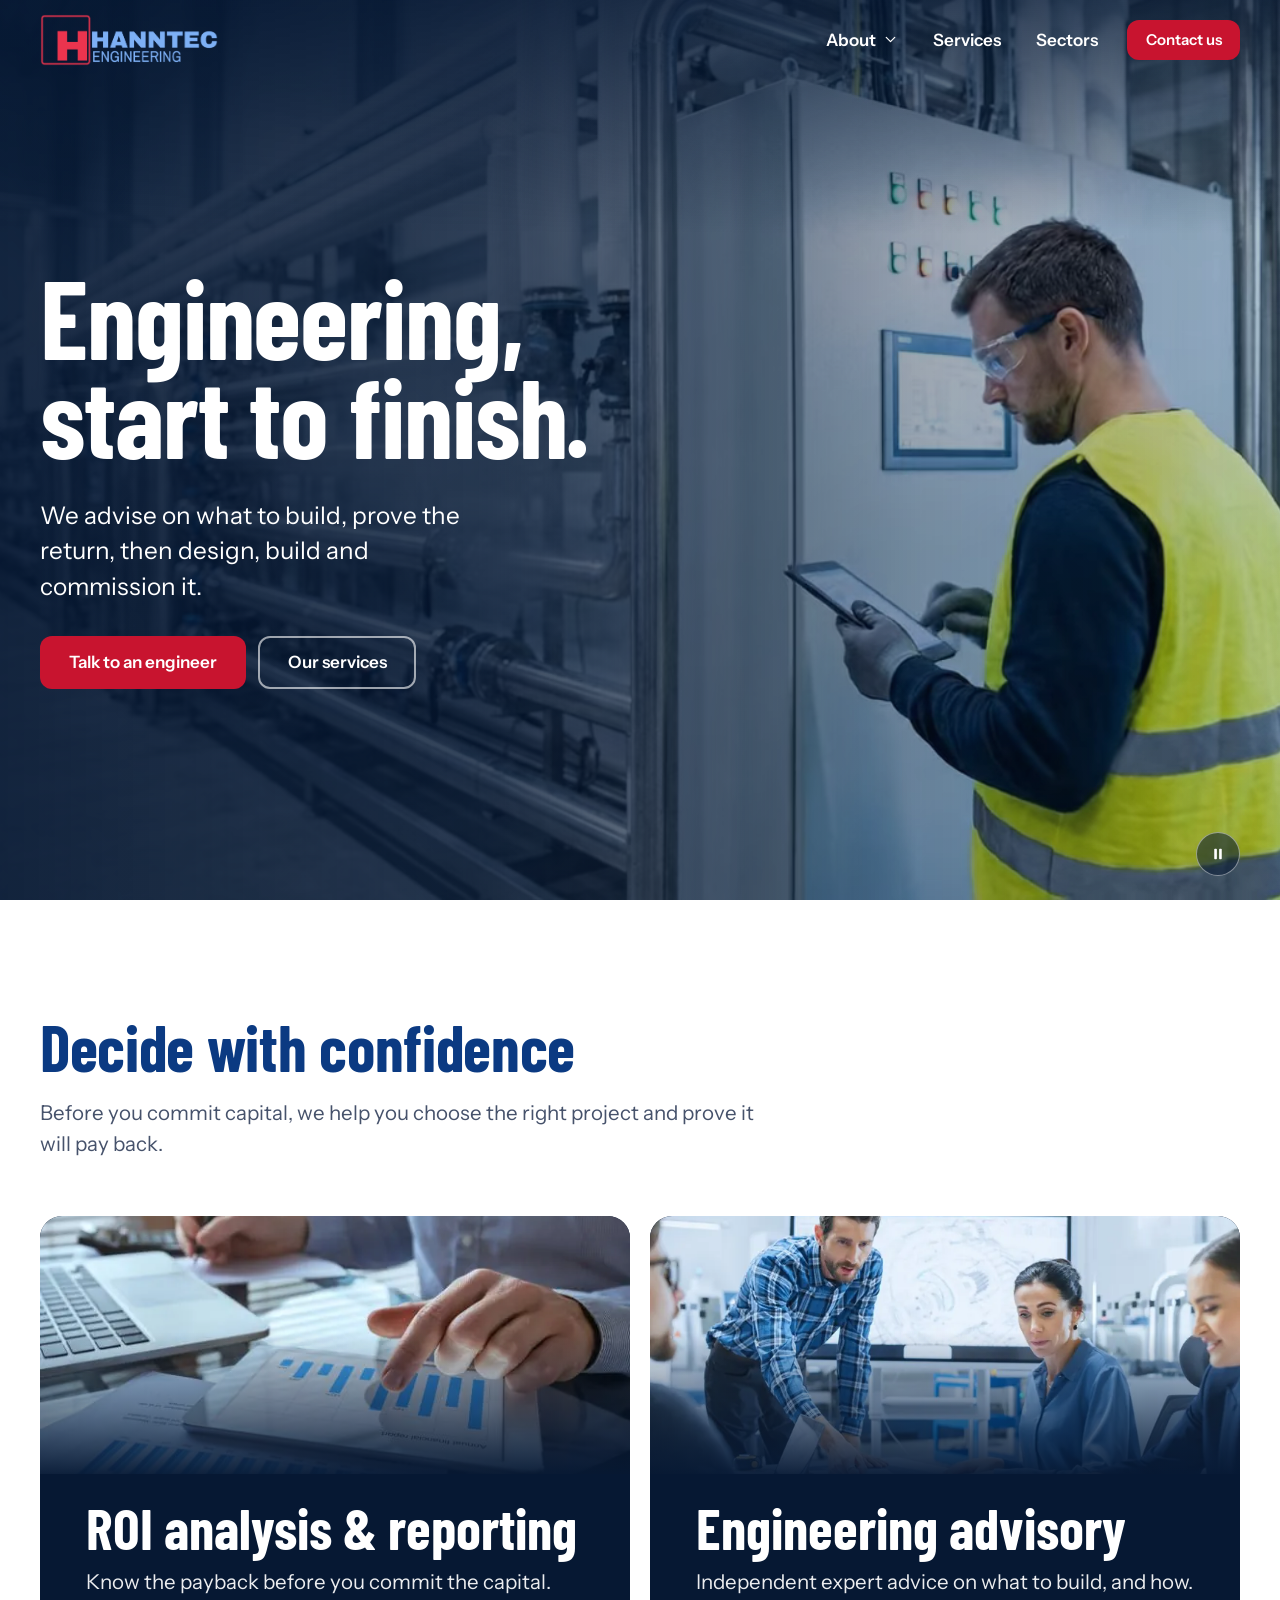
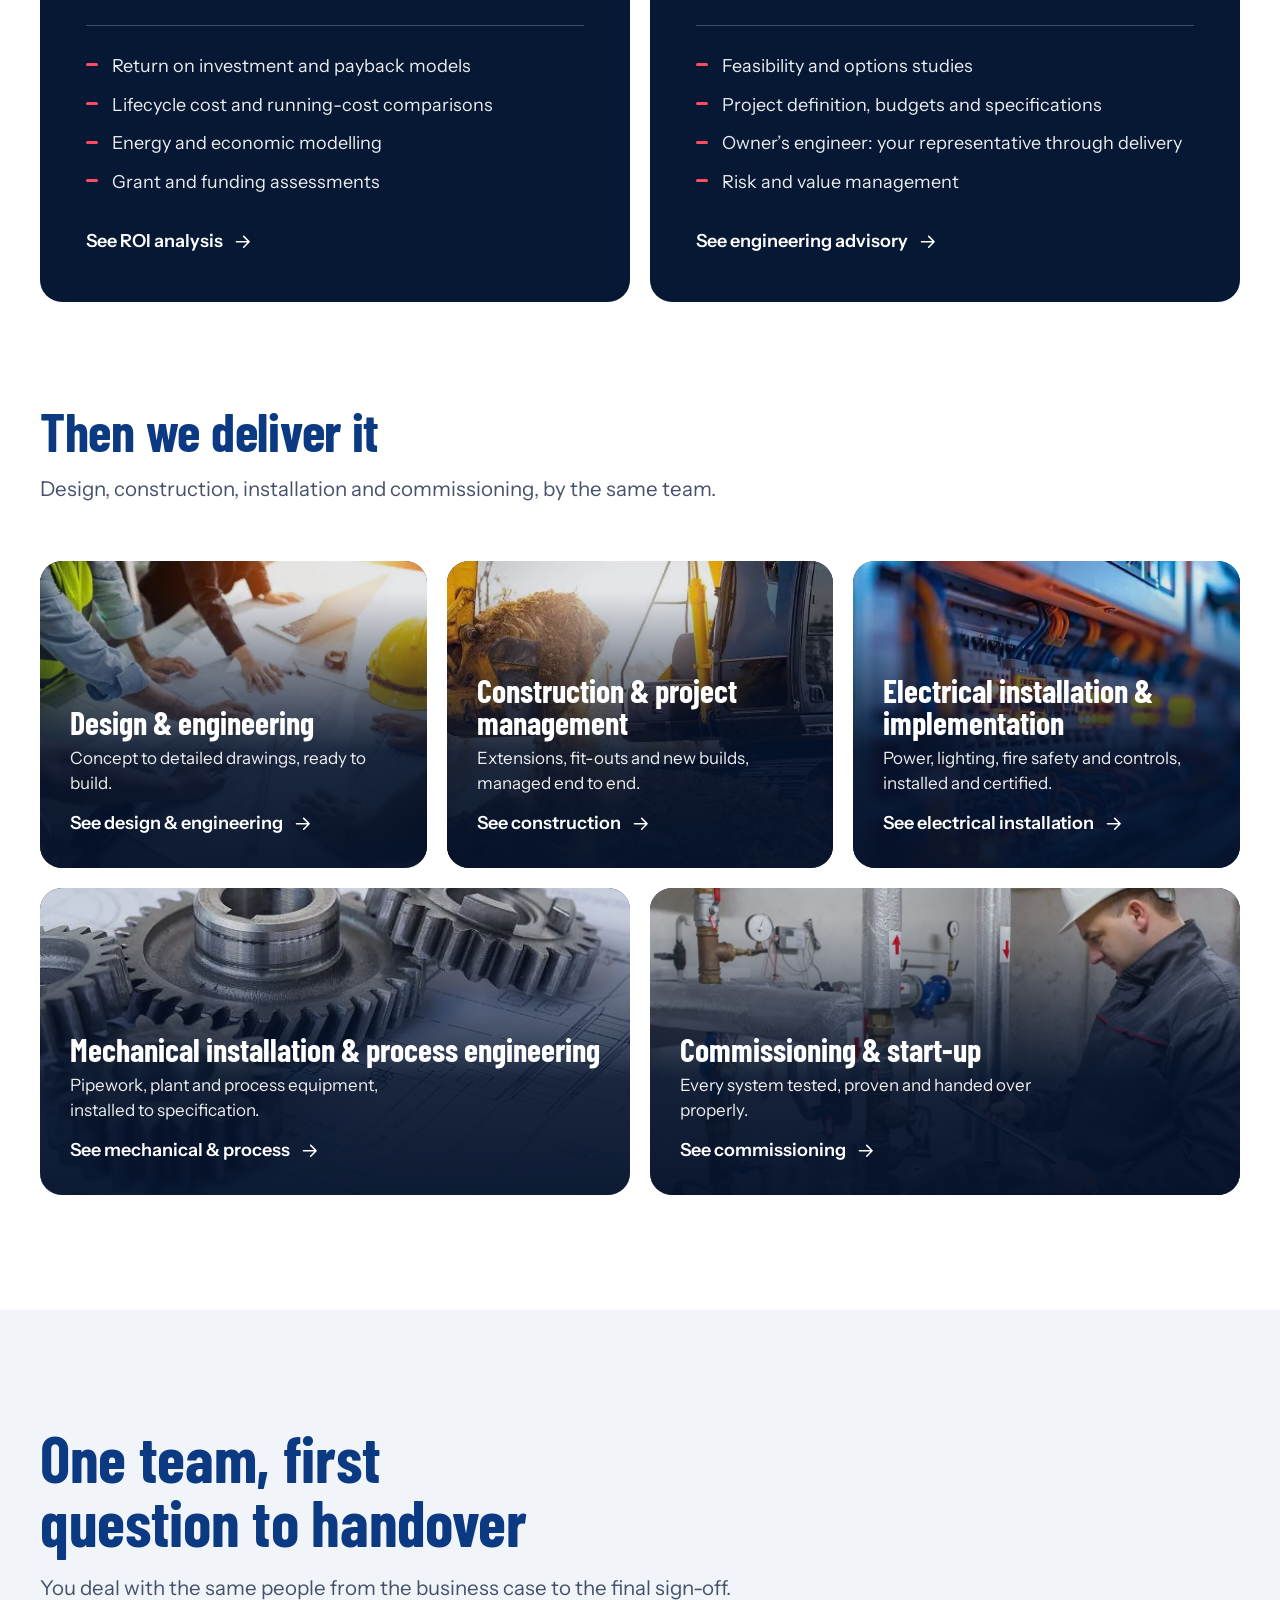
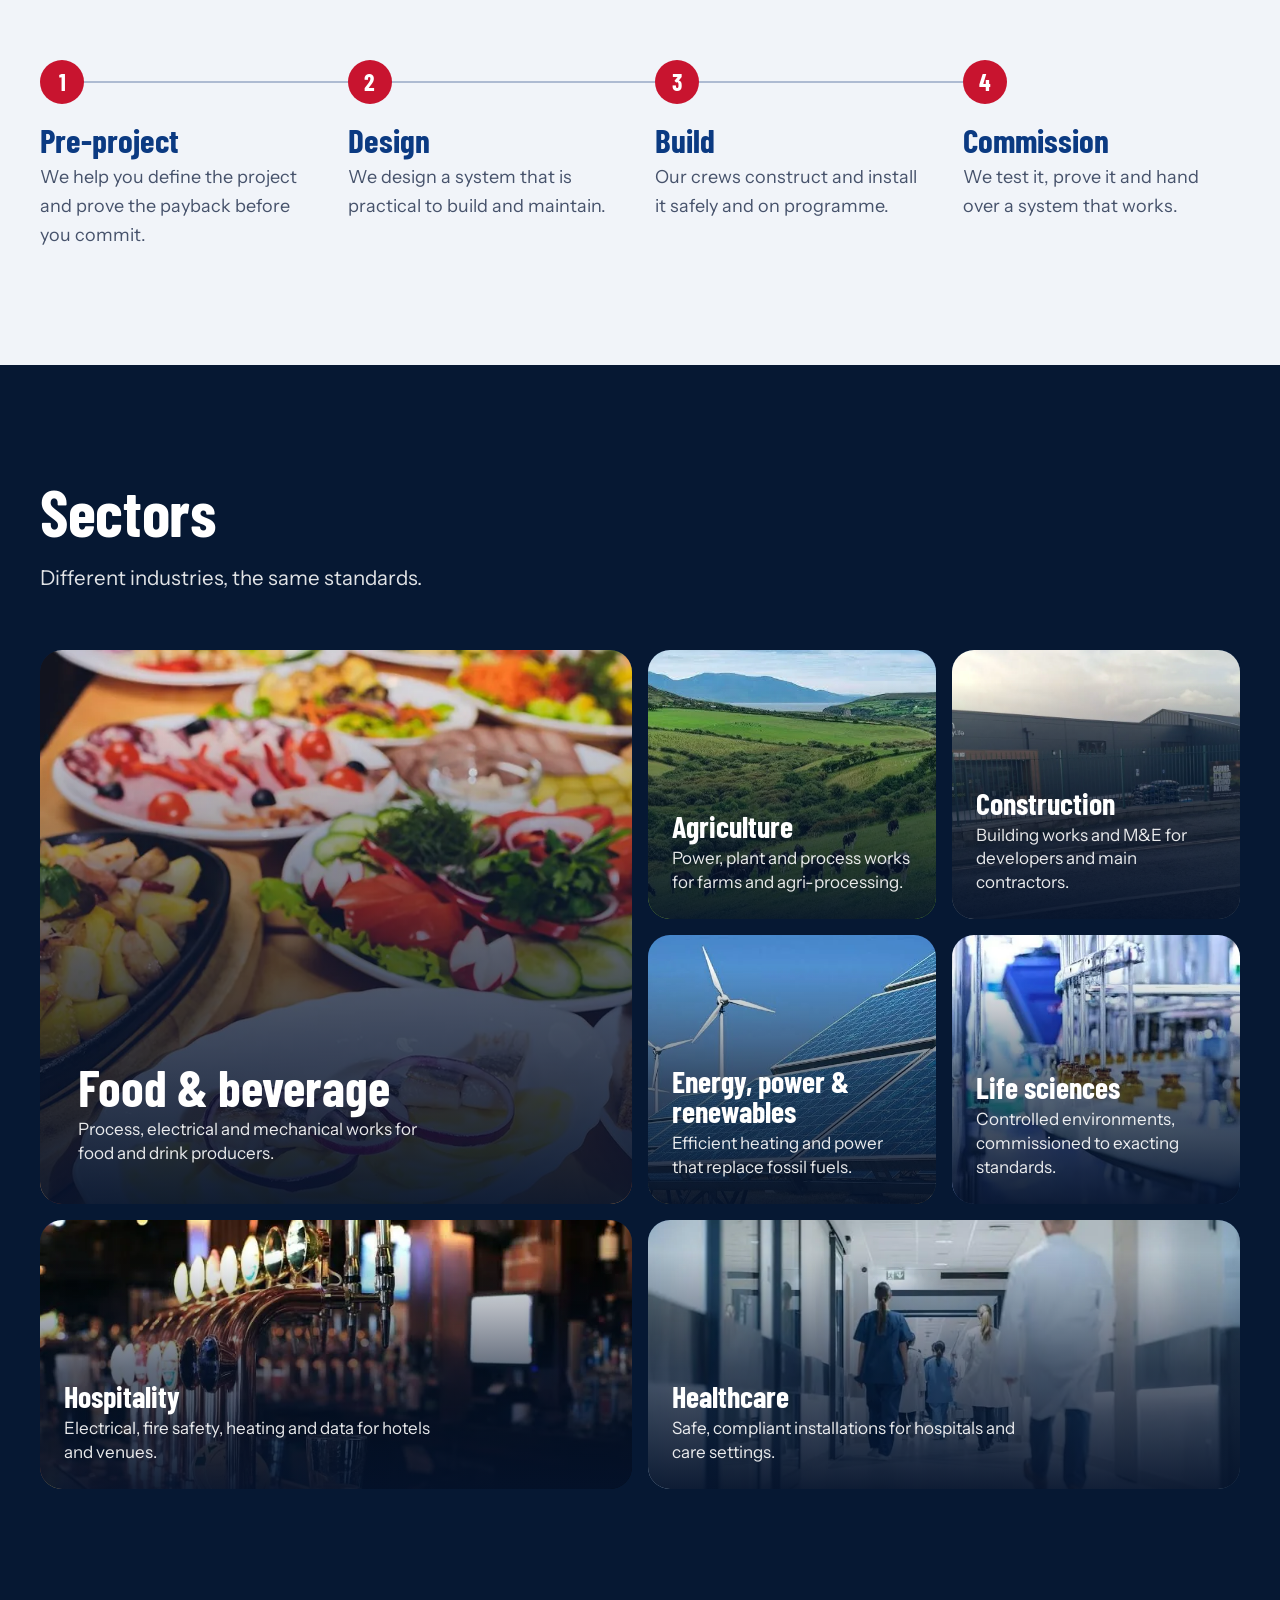
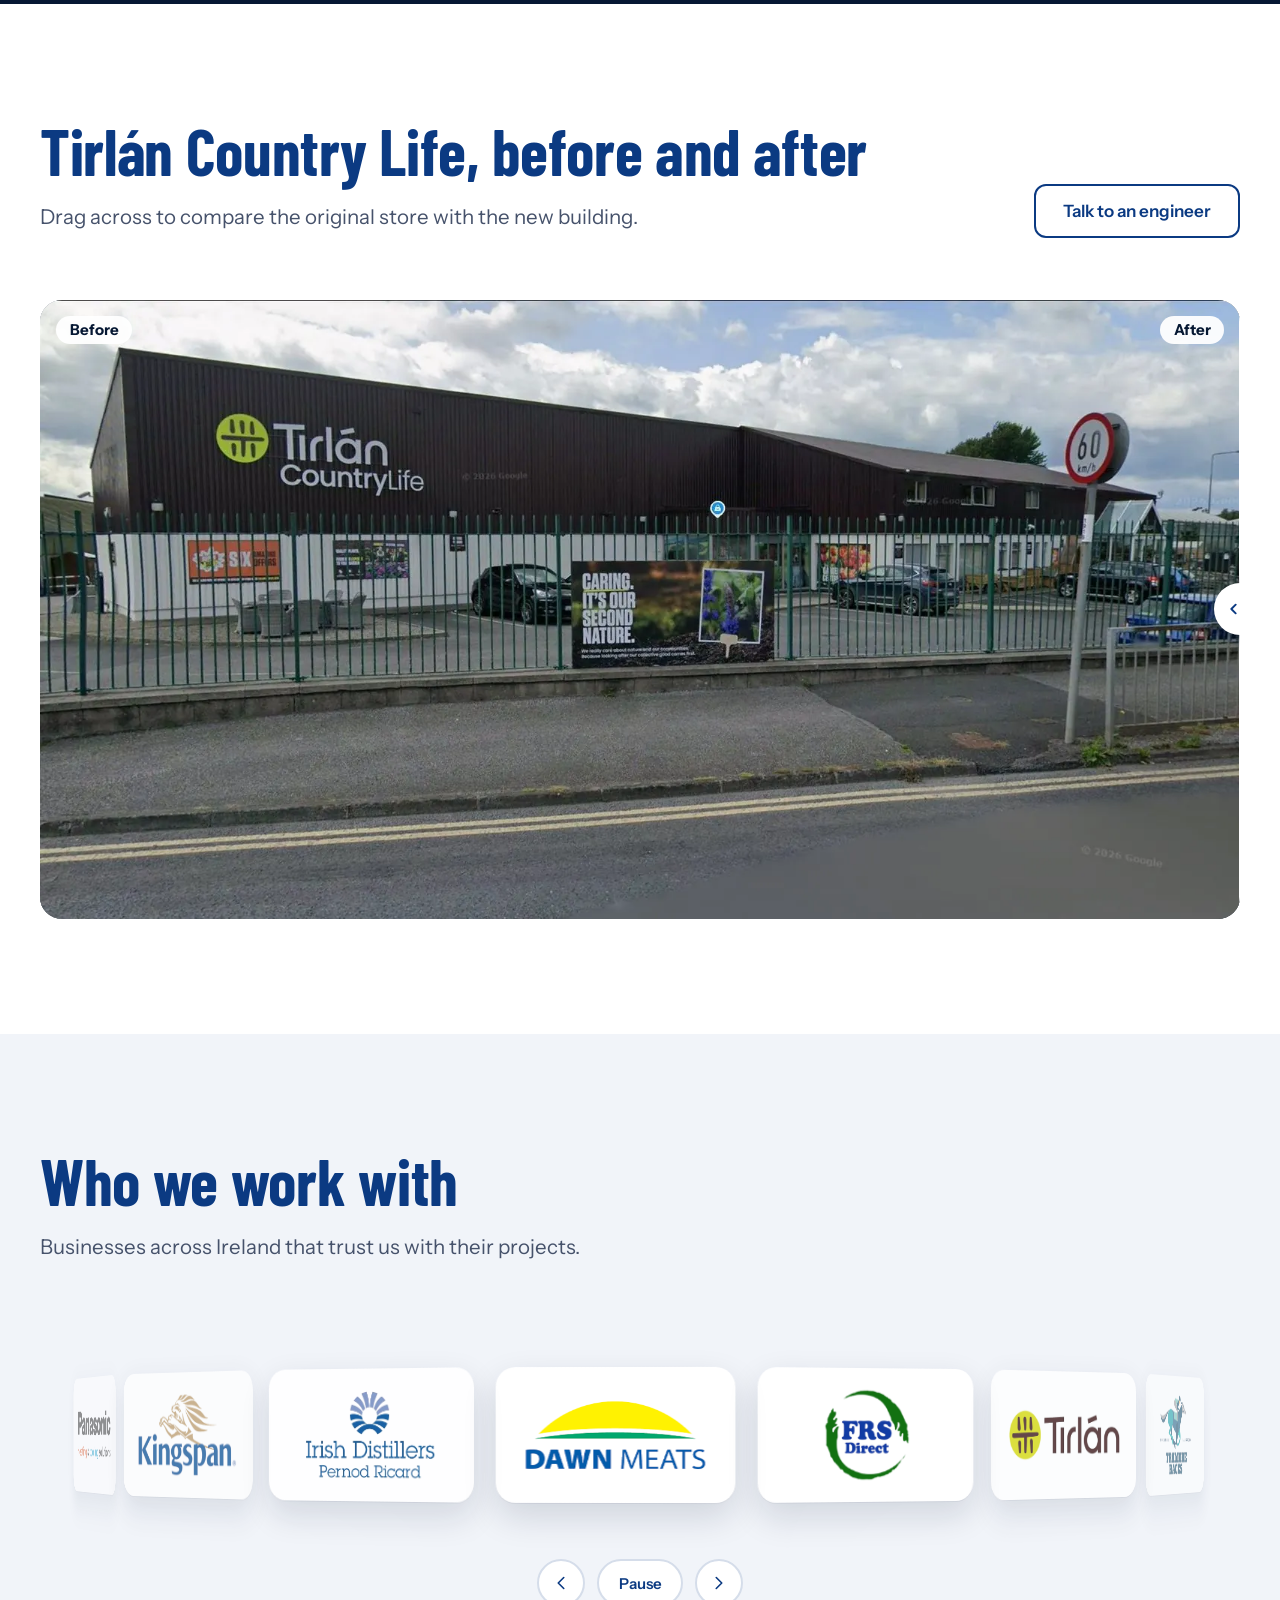
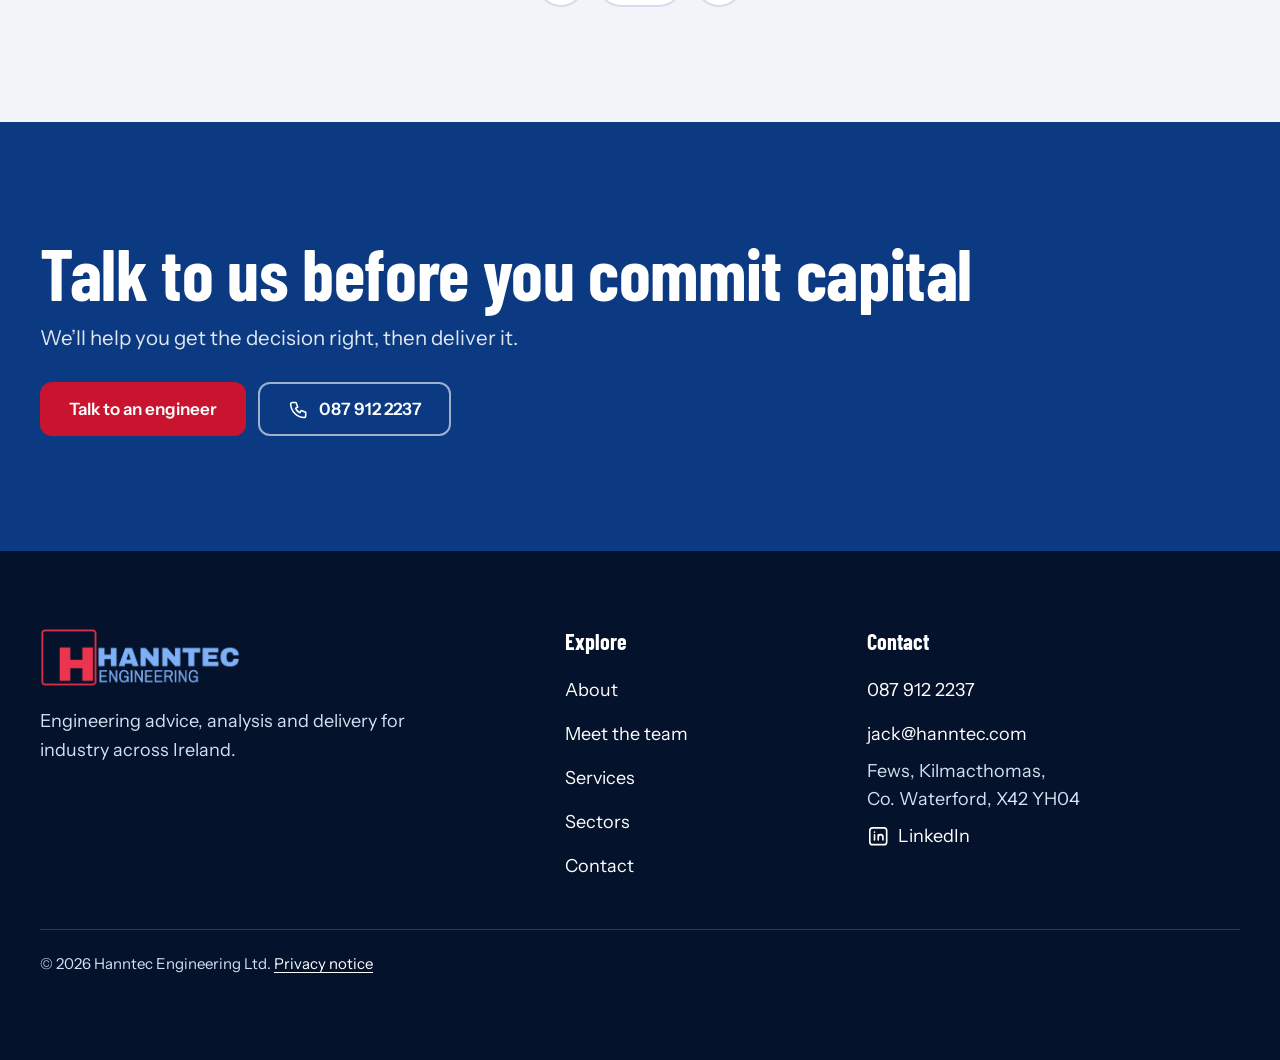
<file: index.html>
<!doctype html>
<html lang="en-IE">
<head>
<meta charset="utf-8">
<meta name="viewport" content="width=device-width, initial-scale=1">
<title>Hanntec Engineering | Engineering advisory, ROI analysis and project delivery, Waterford</title>
<meta name="description" content="Hanntec Engineering advises on capital projects, proves the return on investment, then designs, builds and commissions them for industry across Ireland. Based in Kilmacthomas, Co. Waterford.">
<meta name="theme-color" content="#061833">
<meta property="og:title" content="Hanntec Engineering | Engineering advisory, ROI analysis and project delivery, Waterford">
<meta property="og:description" content="Hanntec Engineering advises on capital projects, proves the return on investment, then designs, builds and commissions them for industry across Ireland. Based in Kilmacthomas, Co. Waterford.">
<meta property="og:type" content="website">
<meta property="og:url" content="https://www.hanntec.com/">
<meta property="og:image" content="https://www.hanntec.com/assets/img/share.jpg">
<meta property="og:image:width" content="1200">
<meta property="og:image:height" content="630">
<meta name="twitter:card" content="summary_large_image">
<link rel="canonical" href="https://www.hanntec.com/">
<link rel="icon" type="image/png" href="assets/img/favicon.png">
<link rel="stylesheet" href="assets/css/styles.css">
<script type="application/ld+json">{"@context":"https://schema.org","@type":"LocalBusiness","name":"Hanntec Engineering Ltd","url":"https://www.hanntec.com/","telephone":"+353 87 912 2237","email":"jack@hanntec.com","areaServed":"Ireland","address":{"@type":"PostalAddress","streetAddress":"Fews","addressLocality":"Kilmacthomas","addressRegion":"Co. Waterford","postalCode":"X42 YH04","addressCountry":"IE"}}</script>
</head>
<body class="page-home">
<a class="skip" href="#main">Skip to main content</a>
<header class="site-header" data-header>
  <div class="wrap header-row">
    <a class="brand" href="index.html" aria-label="Hanntec Engineering home"><img class="brand__light" src="assets/img/logo-on-dark.png" alt="" width="423" height="125"><img class="brand__dark" src="assets/img/logo.png" alt="Hanntec Engineering" width="423" height="125"></a>
    <button class="nav-toggle" type="button" aria-expanded="false" aria-controls="site-nav"><span class="sr-only">Menu</span><svg class="icon icon--open" viewBox="0 0 24 24" aria-hidden="true" focusable="false" fill="none" stroke="currentColor" stroke-width="1.75" stroke-linecap="round" stroke-linejoin="round"><path d="M4 7h16M4 12h16M4 17h16"/></svg><svg class="icon icon--close" viewBox="0 0 24 24" aria-hidden="true" focusable="false" fill="none" stroke="currentColor" stroke-width="1.75" stroke-linecap="round" stroke-linejoin="round"><path d="M6 6l12 12M18 6 6 18"/></svg></button>
    <nav id="site-nav" class="nav" aria-label="Primary">
      <div class="has-menu">
        <button class="nav__link nav__link--menu" type="button" aria-expanded="false" aria-controls="menu-about">About <svg class="icon icon--sm" viewBox="0 0 24 24" aria-hidden="true" focusable="false" fill="none" stroke="currentColor" stroke-width="1.75" stroke-linecap="round" stroke-linejoin="round"><path d="M6 9l6 6 6-6"/></svg></button>
        <div class="menu" id="menu-about">
          <a href="about.html">About Hanntec</a>
          <a href="about.html#team">Meet the team</a>
          <a href="about.html#values">Core values</a>
        </div>
      </div>
      <a class="nav__link" href="services.html">Services</a>
      
      <a class="nav__link" href="sectors.html">Sectors</a>
      <a class="btn btn--red btn--sm" href="contact.html">Contact us</a>
    </nav>
  </div>
</header>
<main id="main">
<section class="hero hero--video" data-hero>
  <div class="hero__media" aria-hidden="true">
    <img class="hero__poster" src="assets/img/hero/hero-poster.webp" alt="" width="1280" height="720" fetchpriority="high" decoding="async">
    <video class="hero__video" muted loop playsinline preload="none" tabindex="-1" data-webm="assets/video/hero-plantroom.webm" data-mp4="assets/video/hero-plantroom.mp4"></video>
  </div>
  <div class="wrap hero__inner">
    <h1 class="hero__title">Engineering, start to finish.</h1>
    <p class="hero__lead">We advise on what to build, prove the return, then design, build and commission it.</p>
    <div class="actions">
      <a class="btn btn--red" href="contact.html">Talk to an engineer</a>
      <a class="btn btn--ghost" href="services.html">Our services</a>
    </div>
  </div>
  <button class="hero__toggle" type="button" aria-pressed="false" aria-label="Pause background video" hidden>
    <svg class="hero__toggle-pause" viewBox="0 0 24 24" aria-hidden="true"><rect x="7" y="5" width="3.5" height="14" rx="1"/><rect x="13.5" y="5" width="3.5" height="14" rx="1"/></svg>
    <svg class="hero__toggle-play" viewBox="0 0 24 24" aria-hidden="true"><path d="M8 5.5v13a1 1 0 0 0 1.5.86l10.4-6.5a1 1 0 0 0 0-1.72L9.5 4.64A1 1 0 0 0 8 5.5z"/></svg>
  </button>
</section>

<section class="section" id="services">
  <div class="wrap">
    <div class="section__head">
      <h2 class="h-display">Decide with confidence</h2>
      <p class="lead">Before you commit capital, we help you choose the right project and prove it will pay back.</p>
    </div>
    <div class="lead-grid">
      <a class="leadcard" href="services.html#roi">
        <span class="leadcard__media"><picture><source srcset="assets/img/services/roi.webp" type="image/webp"><img class="cover" src="assets/img/services/roi.jpg" alt="" loading="lazy" onerror="this.closest('.leadcard__media').remove()"></picture></span>
        <span class="leadcard__title">ROI analysis &amp; reporting</span>
        <span class="leadcard__text">Know the payback before you commit the capital.</span>
        <span class="leadcard__points">
          <span>Return on investment and payback models</span>
          <span>Lifecycle cost and running-cost comparisons</span>
          <span>Energy and economic modelling</span>
          <span>Grant and funding assessments</span>
        </span>
        <span class="svc__more">See ROI analysis <svg class="icon" viewBox="0 0 24 24" aria-hidden="true" focusable="false" fill="none" stroke="currentColor" stroke-width="1.75" stroke-linecap="round" stroke-linejoin="round"><path d="M5 12h14M13 6l6 6-6 6"/></svg></span>
      </a>
      <a class="leadcard" href="services.html#advisory">
        <span class="leadcard__media"><picture><source srcset="assets/img/services/advisory.webp" type="image/webp"><img class="cover" src="assets/img/services/advisory.jpg" alt="" loading="lazy" onerror="this.closest('.leadcard__media').remove()"></picture></span>
        <span class="leadcard__title">Engineering advisory</span>
        <span class="leadcard__text">Independent expert advice on what to build, and how.</span>
        <span class="leadcard__points">
          <span>Feasibility and options studies</span>
          <span>Project definition, budgets and specifications</span>
          <span>Owner’s engineer: your representative through delivery</span>
          <span>Risk and value management</span>
        </span>
        <span class="svc__more">See engineering advisory <svg class="icon" viewBox="0 0 24 24" aria-hidden="true" focusable="false" fill="none" stroke="currentColor" stroke-width="1.75" stroke-linecap="round" stroke-linejoin="round"><path d="M5 12h14M13 6l6 6-6 6"/></svg></span>
      </a>
    </div>

    <div class="section__head section__head--sub" id="delivery">
      <h2 class="h-display h-display--md">Then we deliver it</h2>
      <p class="lead">Design, construction, installation and commissioning, by the same team.</p>
    </div>
    <div class="svc-grid svc-grid--five">
      <a class="svc svc--sm" href="services.html#design">
        <picture><source srcset="assets/img/services/design.webp" type="image/webp"><img class="cover" src="assets/img/services/design.jpg" alt="" loading="lazy" onerror="this.parentNode.remove()"></picture>
        <span class="svc__body">
          <span class="svc__title">Design &amp; engineering</span>
          <span class="svc__text">Concept to detailed drawings, ready to build.</span>
          <span class="svc__more">See design &amp; engineering <svg class="icon" viewBox="0 0 24 24" aria-hidden="true" focusable="false" fill="none" stroke="currentColor" stroke-width="1.75" stroke-linecap="round" stroke-linejoin="round"><path d="M5 12h14M13 6l6 6-6 6"/></svg></span>
        </span>
      </a>
      <a class="svc svc--sm" href="services.html#construction">
        <picture><source srcset="assets/img/services/construction.webp" type="image/webp"><img class="cover" src="assets/img/services/construction.jpg" alt="" loading="lazy" onerror="this.parentNode.remove()"></picture>
        <span class="svc__body">
          <span class="svc__title">Construction &amp; project management</span>
          <span class="svc__text">Extensions, fit-outs and new builds, managed end to end.</span>
          <span class="svc__more">See construction <svg class="icon" viewBox="0 0 24 24" aria-hidden="true" focusable="false" fill="none" stroke="currentColor" stroke-width="1.75" stroke-linecap="round" stroke-linejoin="round"><path d="M5 12h14M13 6l6 6-6 6"/></svg></span>
        </span>
      </a>
      <a class="svc svc--sm" href="services.html#electrical">
        <picture><source srcset="assets/img/services/electrical.webp" type="image/webp"><img class="cover" src="assets/img/services/electrical.jpg" alt="" loading="lazy" onerror="this.parentNode.remove()"></picture>
        <span class="svc__body">
          <span class="svc__title">Electrical installation &amp; implementation</span>
          <span class="svc__text">Power, lighting, fire safety and controls, installed and certified.</span>
          <span class="svc__more">See electrical installation <svg class="icon" viewBox="0 0 24 24" aria-hidden="true" focusable="false" fill="none" stroke="currentColor" stroke-width="1.75" stroke-linecap="round" stroke-linejoin="round"><path d="M5 12h14M13 6l6 6-6 6"/></svg></span>
        </span>
      </a>
      <a class="svc svc--sm" href="services.html#mechanical">
        <picture><source srcset="assets/img/services/mechanical.webp" type="image/webp"><img class="cover" src="assets/img/services/mechanical.jpg" alt="" loading="lazy" onerror="this.parentNode.remove()"></picture>
        <span class="svc__body">
          <span class="svc__title">Mechanical installation &amp; process engineering</span>
          <span class="svc__text">Pipework, plant and process equipment, installed to specification.</span>
          <span class="svc__more">See mechanical &amp; process <svg class="icon" viewBox="0 0 24 24" aria-hidden="true" focusable="false" fill="none" stroke="currentColor" stroke-width="1.75" stroke-linecap="round" stroke-linejoin="round"><path d="M5 12h14M13 6l6 6-6 6"/></svg></span>
        </span>
      </a>
      <a class="svc svc--sm" href="services.html#commissioning">
        <picture><source srcset="assets/img/services/commissioning.webp" type="image/webp"><img class="cover" src="assets/img/services/commissioning.jpg" alt="" loading="lazy" onerror="this.parentNode.remove()"></picture>
        <span class="svc__body">
          <span class="svc__title">Commissioning &amp; start-up</span>
          <span class="svc__text">Every system tested, proven and handed over properly.</span>
          <span class="svc__more">See commissioning <svg class="icon" viewBox="0 0 24 24" aria-hidden="true" focusable="false" fill="none" stroke="currentColor" stroke-width="1.75" stroke-linecap="round" stroke-linejoin="round"><path d="M5 12h14M13 6l6 6-6 6"/></svg></span>
        </span>
      </a>
    </div>
  </div>
</section>

<section class="section section--sheet" id="how">
  <div class="wrap">
    <div class="section__head">
      <h2 class="h-display">One team, first question to handover</h2>
      <p class="lead">You deal with the same people from the business case to the final sign-off.</p>
    </div>
    <ol class="steps steps--four">
      <li>
        <span class="steps__n" aria-hidden="true">1</span>
        <h3>Pre-project</h3>
        <p>We help you define the project and prove the payback before you commit.</p>
      </li>
      <li>
        <span class="steps__n" aria-hidden="true">2</span>
        <h3>Design</h3>
        <p>We design a system that is practical to build and maintain.</p>
      </li>
      <li>
        <span class="steps__n" aria-hidden="true">3</span>
        <h3>Build</h3>
        <p>Our crews construct and install it safely and on programme.</p>
      </li>
      <li>
        <span class="steps__n" aria-hidden="true">4</span>
        <h3>Commission</h3>
        <p>We test it, prove it and hand over a system that works.</p>
      </li>
    </ol>
  </div>
</section>

<section class="section section--dark" id="sectors">
  <div class="wrap">
    <div class="section__head">
      <h2 class="h-display">Sectors</h2>
      <p class="lead">Different industries, the same standards.</p>
    </div>
    <div class="bento">
      <a class="sec sec--big" href="sectors.html#food-beverage">
        <picture><source srcset="assets/img/sectors/food-beverage.webp" type="image/webp"><img class="cover" src="assets/img/sectors/food-beverage.jpg" alt="" loading="lazy" onerror="this.parentNode.remove()"></picture>
        <span class="sec__body">
          <span class="sec__title">Food &amp; beverage</span>
          <span class="sec__text">Process, electrical and mechanical works for food and drink producers.</span>
        </span>
      </a>
      <a class="sec " href="sectors.html#agriculture">
        <picture><source srcset="assets/img/sectors/agriculture.webp" type="image/webp"><img class="cover" src="assets/img/sectors/agriculture.jpg" alt="" loading="lazy" onerror="this.parentNode.remove()"></picture>
        <span class="sec__body">
          <span class="sec__title">Agriculture</span>
          <span class="sec__text">Power, plant and process works for farms and agri-processing.</span>
        </span>
      </a>
      <a class="sec " href="sectors.html#construction">
        <picture><source srcset="assets/img/sectors/construction.webp" type="image/webp"><img class="cover" src="assets/img/sectors/construction.jpg" alt="" loading="lazy" onerror="this.parentNode.remove()"></picture>
        <span class="sec__body">
          <span class="sec__title">Construction</span>
          <span class="sec__text">Building works and M&amp;E for developers and main contractors.</span>
        </span>
      </a>
      <a class="sec " href="sectors.html#energy">
        <picture><source srcset="assets/img/sectors/energy.webp" type="image/webp"><img class="cover" src="assets/img/sectors/energy.jpg" alt="" loading="lazy" onerror="this.parentNode.remove()"></picture>
        <span class="sec__body">
          <span class="sec__title">Energy, power &amp; renewables</span>
          <span class="sec__text">Efficient heating and power that replace fossil fuels.</span>
        </span>
      </a>
      <a class="sec " href="sectors.html#life-sciences">
        <picture><source srcset="assets/img/sectors/life-sciences.webp" type="image/webp"><img class="cover" src="assets/img/sectors/life-sciences.jpg" alt="" loading="lazy" onerror="this.parentNode.remove()"></picture>
        <span class="sec__body">
          <span class="sec__title">Life sciences</span>
          <span class="sec__text">Controlled environments, commissioned to exacting standards.</span>
        </span>
      </a>
      <a class="sec sec--wide" href="sectors.html#hospitality">
        <picture><source srcset="assets/img/sectors/hospitality.webp" type="image/webp"><img class="cover" src="assets/img/sectors/hospitality.jpg" alt="" loading="lazy" onerror="this.parentNode.remove()"></picture>
        <span class="sec__body">
          <span class="sec__title">Hospitality</span>
          <span class="sec__text">Electrical, fire safety, heating and data for hotels and venues.</span>
        </span>
      </a>
      <a class="sec sec--wide" href="sectors.html#healthcare">
        <picture><source srcset="assets/img/sectors/healthcare.webp" type="image/webp"><img class="cover" src="assets/img/sectors/healthcare.jpg" alt="" loading="lazy" onerror="this.parentNode.remove()"></picture>
        <span class="sec__body">
          <span class="sec__title">Healthcare</span>
          <span class="sec__text">Safe, compliant installations for hospitals and care settings.</span>
        </span>
      </a>
    </div>
  </div>
</section>

<section class="section" id="transformation">
  <div class="wrap compare-wrap">
    <div class="compare-text">
      <h2 class="h-display">Tirlán Country Life, before and after</h2>
      <p class="lead">Drag across to compare the original store with the new building.</p>
      <a class="btn btn--outline" href="contact.html">Talk to an engineer</a>
      </div>
    <div class="compare" data-reveal>
      <div class="compare__layer compare__after"></div>
      <div class="compare__layer compare__before"></div>
      <span class="compare__tag compare__tag--l">Before</span>
      <span class="compare__tag compare__tag--r">After</span>
      <div class="compare__bar"></div>
      <div class="compare__handle"><svg class="icon" viewBox="0 0 24 24" aria-hidden="true" focusable="false" fill="none" stroke="currentColor" stroke-width="1.75" stroke-linecap="round" stroke-linejoin="round"><path d="M8 8l-4 4 4 4M16 8l4 4-4 4"/></svg></div>
      <input type="range" min="0" max="100" value="50" aria-label="Compare the building before and after" aria-describedby="compare-desc">
      <p class="sr-only" id="compare-desc">Before: the original Tirlán Country Life store, a brown steel shed behind a green fence. After: the new dark grey building on the same site, with a glazed, timber-framed entrance and the Tirlán Country Life sign.</p>
    </div>
  </div>
</section>

<section class="section section--sheet" id="clients">
  <div class="wrap">
    <div class="section__head">
      <h2 class="h-display">Who we work with</h2>
      <p class="lead">Businesses across Ireland that trust us with their projects.</p>
    </div>
    <div class="wheel" data-wheel style="--n: 17" role="group" aria-roledescription="carousel" aria-label="Companies we work with. Drag, or use the arrow keys, to turn the wheel." tabindex="0">
      <ul class="wheel__ring">
        <li class="wheel__item" style="--i:0"><span class="wheel__card"><img src="assets/img/clients/dawn-meats.png" alt="Dawn Meats" loading="lazy" draggable="false"></span></li>
        <li class="wheel__item" style="--i:1"><span class="wheel__card"><img src="assets/img/clients/frs-direct.png" alt="FRS Direct" loading="lazy" draggable="false"></span></li>
        <li class="wheel__item" style="--i:2"><span class="wheel__card"><img src="assets/img/clients/tirlan.png" alt="Tirlán" loading="lazy" draggable="false"></span></li>
        <li class="wheel__item" style="--i:3"><span class="wheel__card"><img src="assets/img/clients/tramore-races.png" alt="Tramore Races" loading="lazy" draggable="false"></span></li>
        <li class="wheel__item" style="--i:4"><span class="wheel__card"><img src="assets/img/clients/fbd-hotels.png" alt="FBD Hotels &amp; Resorts" loading="lazy" draggable="false"></span></li>
        <li class="wheel__item" style="--i:5"><span class="wheel__card"><img src="assets/img/clients/ifac.png" alt="ifac" loading="lazy" draggable="false"></span></li>
        <li class="wheel__item" style="--i:6"><span class="wheel__card"><img src="assets/img/clients/morris.png" alt="Morris’s Builders Providers &amp; DIY" loading="lazy" draggable="false"></span></li>
        <li class="wheel__item" style="--i:7"><span class="wheel__card"><img src="assets/img/clients/hcs.png" alt="hcs" loading="lazy" draggable="false"></span></li>
        <li class="wheel__item" style="--i:8"><span class="wheel__card"><img src="assets/img/clients/horizon.png" alt="Horizon" loading="lazy" draggable="false"></span></li>
        <li class="wheel__item" style="--i:9"><span class="wheel__card"><img src="assets/img/clients/flahavans.png" alt="Flahavan’s" loading="lazy" draggable="false"></span></li>
        <li class="wheel__item" style="--i:10"><span class="wheel__card"><img src="assets/img/clients/maryborough-hotel.png" alt="Maryborough Hotel" loading="lazy" draggable="false"></span></li>
        <li class="wheel__item" style="--i:11"><span class="wheel__card"><img src="assets/img/clients/hallahans.png" alt="Hallahans Family Pharmacy" loading="lazy" draggable="false"></span></li>
        <li class="wheel__item" style="--i:12"><span class="wheel__card"><img src="assets/img/clients/faithlegg.png" alt="Faithlegg" loading="lazy" draggable="false"></span></li>
        <li class="wheel__item" style="--i:13"><span class="wheel__card"><img src="assets/img/clients/q1-scientific.png" alt="Q1 Scientific" loading="lazy" draggable="false"></span></li>
        <li class="wheel__item" style="--i:14"><span class="wheel__card"><img src="assets/img/clients/panasonic.png" alt="Panasonic Heating &amp; Cooling Solutions" loading="lazy" draggable="false"></span></li>
        <li class="wheel__item" style="--i:15"><span class="wheel__card"><img src="assets/img/clients/kingspan.png" alt="Kingspan" loading="lazy" draggable="false"></span></li>
        <li class="wheel__item" style="--i:16"><span class="wheel__card"><img src="assets/img/clients/irish-distillers.png" alt="Irish Distillers Pernod Ricard" loading="lazy" draggable="false"></span></li>
      </ul>
    </div>
    <div class="wheel__controls">
      <button class="wheel__btn" type="button" data-wheel-prev aria-label="Previous logo"><svg class="icon icon--flip" viewBox="0 0 24 24" aria-hidden="true" focusable="false" fill="none" stroke="currentColor" stroke-width="1.75" stroke-linecap="round" stroke-linejoin="round"><path d="M9 6l6 6-6 6"/></svg></button>
      <button class="wheel__btn wheel__btn--text" type="button" data-wheel-toggle>Pause</button>
      <button class="wheel__btn" type="button" data-wheel-next aria-label="Next logo"><svg class="icon" viewBox="0 0 24 24" aria-hidden="true" focusable="false" fill="none" stroke="currentColor" stroke-width="1.75" stroke-linecap="round" stroke-linejoin="round"><path d="M9 6l6 6-6 6"/></svg></button>
    </div>
  </div>
</section>

<section class="section section--blue cta">
  <div class="wrap cta__grid">
    <div>
      <h2 class="h-display h-display--lg">Talk to us before you commit capital</h2>
      <p class="lead">We’ll help you get the decision right, then deliver it.</p>
    </div>
    <div class="actions">
      <a class="btn btn--red" href="contact.html">Talk to an engineer</a>
      <a class="btn btn--ghost" href="tel:+353879122237"><svg class="icon" viewBox="0 0 24 24" aria-hidden="true" focusable="false" fill="none" stroke="currentColor" stroke-width="1.75" stroke-linecap="round" stroke-linejoin="round"><path d="M5 4h4l2 5-2.5 1.5a11 11 0 0 0 5 5L15 13l5 2v4a2 2 0 0 1-2 2A16 16 0 0 1 3 6a2 2 0 0 1 2-2z"/></svg>087 912 2237</a>
    </div>
  </div>
</section>
</main>
<footer class="site-footer">
  <div class="wrap footer-grid">
    <div class="footer-brand">
      <a href="index.html" aria-label="Hanntec Engineering home"><img src="assets/img/logo-on-dark.png" alt="Hanntec Engineering" width="423" height="125"></a>
      <p>Engineering advice, analysis and delivery for industry across Ireland.</p>
    </div>
    <div>
      <h2 class="footer-h">Explore</h2>
      <ul class="footer-list">
        <li><a href="about.html">About</a></li>
        <li><a href="about.html#team">Meet the team</a></li>
        <li><a href="services.html">Services</a></li>
        
        <li><a href="sectors.html">Sectors</a></li>
        <li><a href="contact.html">Contact</a></li>
      </ul>
    </div>
    <div>
      <h2 class="footer-h">Contact</h2>
      <ul class="footer-list">
        <li><a href="tel:+353879122237">087 912 2237</a></li>
        <li><a href="mailto:jack@hanntec.com">jack@hanntec.com</a></li>
        <li>Fews, Kilmacthomas,<br>Co. Waterford, X42 YH04</li>
        <li><a class="footer-social" href="https://www.linkedin.com/company/hanntec-engineering/" rel="noopener" target="_blank"><svg class="icon" viewBox="0 0 24 24" aria-hidden="true" focusable="false" fill="none" stroke="currentColor" stroke-width="1.75" stroke-linecap="round" stroke-linejoin="round"><rect x="3" y="3" width="18" height="18" rx="3"/><path d="M8 10.5V16M8 7.6v.1M12 16v-5.5M12 13c0-1.7 1-2.7 2.5-2.7S17 11.3 17 13v3"/></svg><span>LinkedIn</span></a></li>
      </ul>
    </div>
  </div>
  <div class="wrap footer-base">
    <p>&copy; <span data-year>2026</span> Hanntec Engineering Ltd. <a href="privacy.html">Privacy notice</a></p>
  </div>
</footer>
<script src="assets/js/site.js" defer></script>
</body>
</html>
</file>
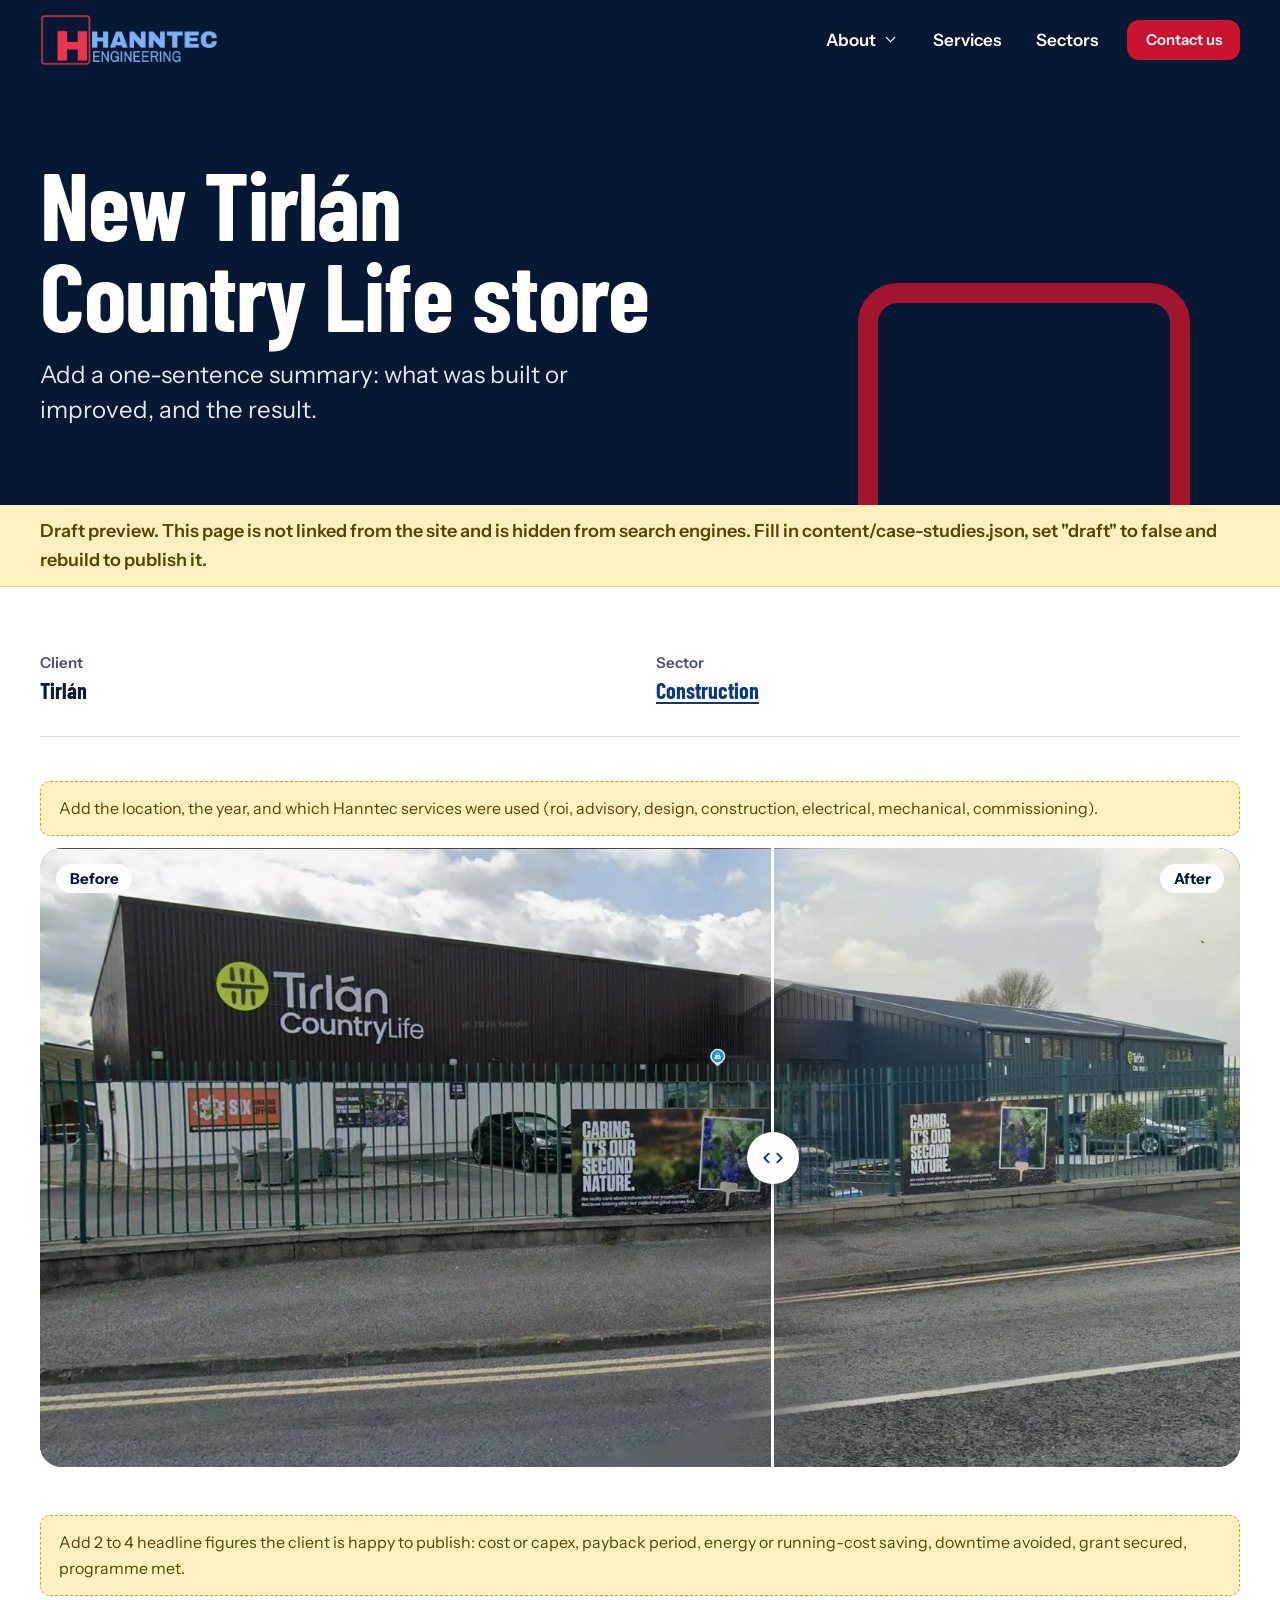
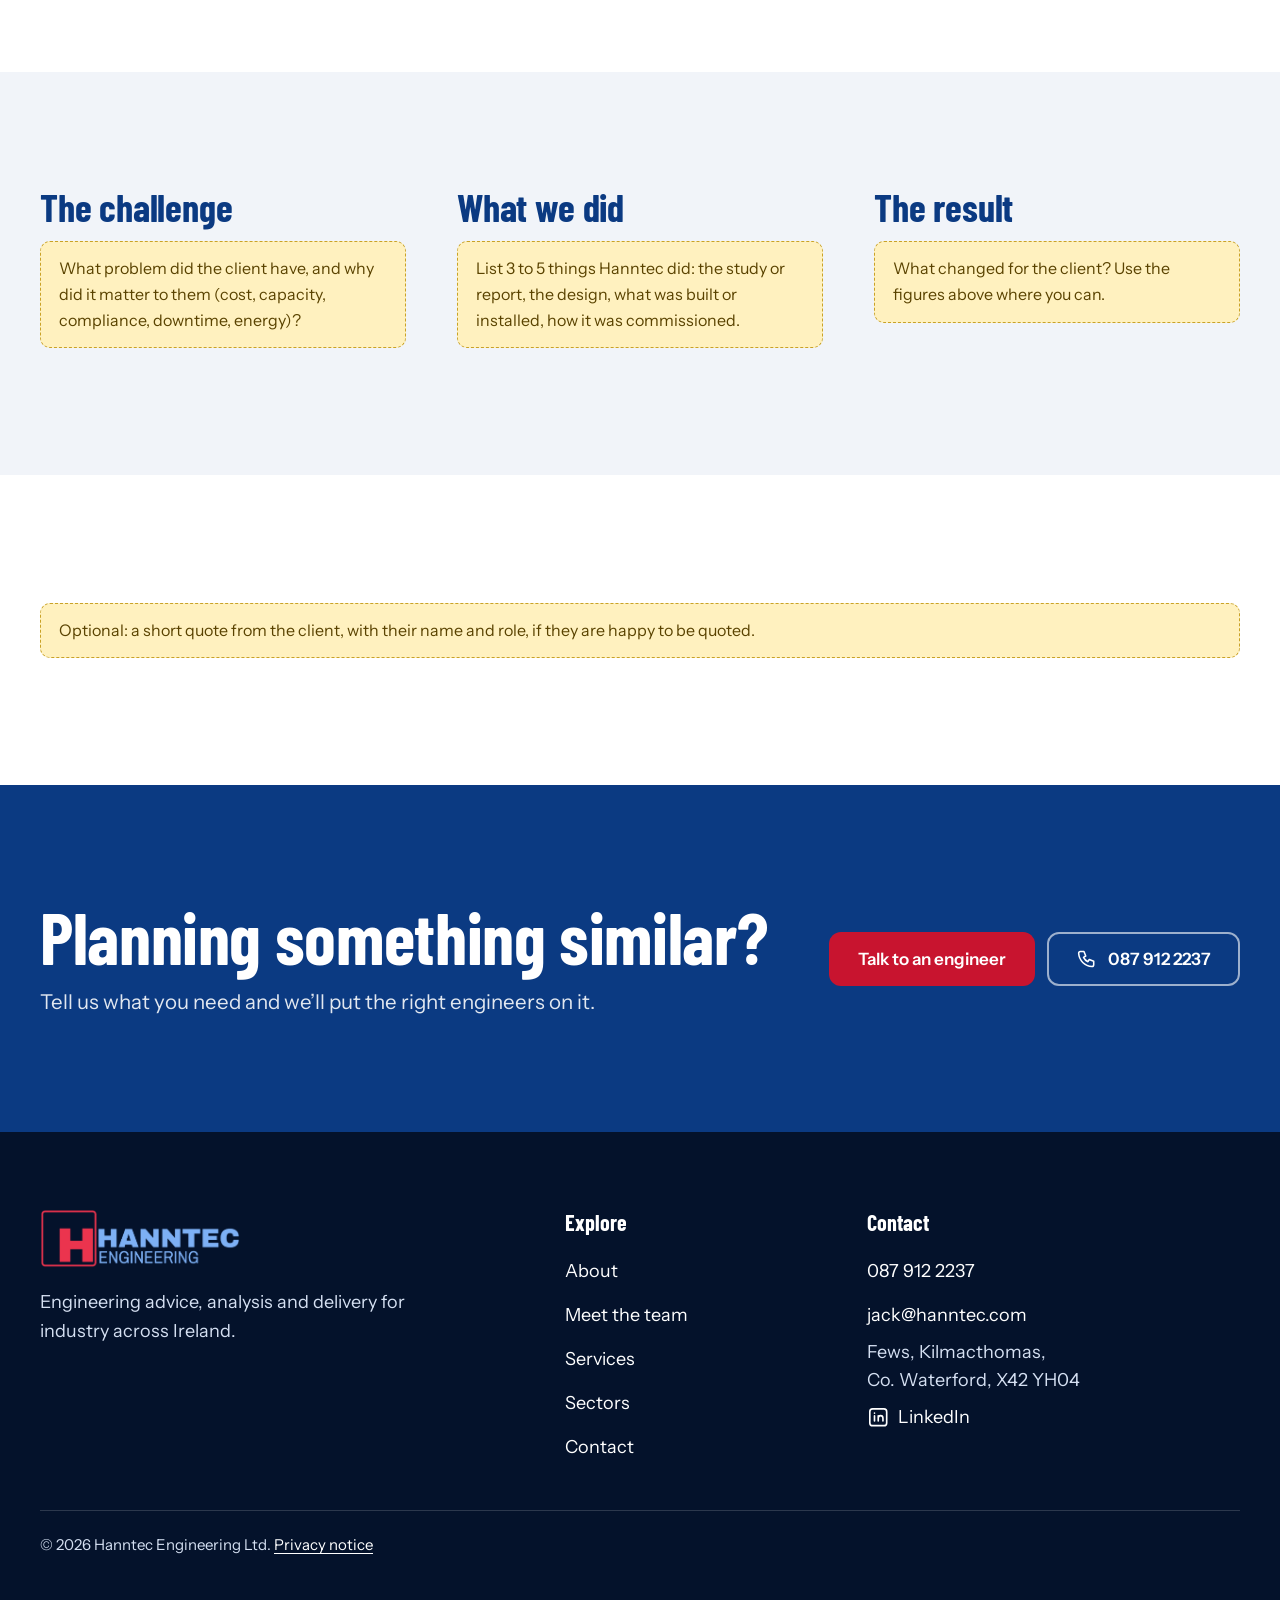
<file: case-tirlan-country-life.html>
<!doctype html>
<html lang="en-IE">
<head>
<meta charset="utf-8">
<meta name="viewport" content="width=device-width, initial-scale=1">
<title>New Tirlán Country Life store | Projects | Hanntec Engineering</title>
<meta name="description" content="New Tirlán Country Life store for Tirlán, delivered by Hanntec Engineering.">
<meta name="theme-color" content="#061833">
<meta property="og:title" content="New Tirlán Country Life store | Projects | Hanntec Engineering">
<meta property="og:description" content="New Tirlán Country Life store for Tirlán, delivered by Hanntec Engineering.">
<meta property="og:type" content="website">
<meta property="og:url" content="https://www.hanntec.com/case-tirlan-country-life.html">
<meta property="og:image" content="https://www.hanntec.com/assets/img/share.jpg">
<meta property="og:image:width" content="1200">
<meta property="og:image:height" content="630">
<meta name="twitter:card" content="summary_large_image">
<meta name="robots" content="noindex">
<link rel="icon" type="image/png" href="assets/img/favicon.png">
<link rel="stylesheet" href="assets/css/styles.css">
</head>
<body class="page-projects">
<a class="skip" href="#main">Skip to main content</a>
<header class="site-header" data-header>
  <div class="wrap header-row">
    <a class="brand" href="index.html" aria-label="Hanntec Engineering home"><img class="brand__light" src="assets/img/logo-on-dark.png" alt="" width="423" height="125"><img class="brand__dark" src="assets/img/logo.png" alt="Hanntec Engineering" width="423" height="125"></a>
    <button class="nav-toggle" type="button" aria-expanded="false" aria-controls="site-nav"><span class="sr-only">Menu</span><svg class="icon icon--open" viewBox="0 0 24 24" aria-hidden="true" focusable="false" fill="none" stroke="currentColor" stroke-width="1.75" stroke-linecap="round" stroke-linejoin="round"><path d="M4 7h16M4 12h16M4 17h16"/></svg><svg class="icon icon--close" viewBox="0 0 24 24" aria-hidden="true" focusable="false" fill="none" stroke="currentColor" stroke-width="1.75" stroke-linecap="round" stroke-linejoin="round"><path d="M6 6l12 12M18 6 6 18"/></svg></button>
    <nav id="site-nav" class="nav" aria-label="Primary">
      <div class="has-menu">
        <button class="nav__link nav__link--menu" type="button" aria-expanded="false" aria-controls="menu-about">About <svg class="icon icon--sm" viewBox="0 0 24 24" aria-hidden="true" focusable="false" fill="none" stroke="currentColor" stroke-width="1.75" stroke-linecap="round" stroke-linejoin="round"><path d="M6 9l6 6 6-6"/></svg></button>
        <div class="menu" id="menu-about">
          <a href="about.html">About Hanntec</a>
          <a href="about.html#team">Meet the team</a>
          <a href="about.html#values">Core values</a>
        </div>
      </div>
      <a class="nav__link" href="services.html">Services</a>
      
      <a class="nav__link" href="sectors.html">Sectors</a>
      <a class="btn btn--red btn--sm" href="contact.html">Contact us</a>
    </nav>
  </div>
</header>
<main id="main">
<section class="page-hero">
  <div class="wrap">
    <h1 class="page-hero__title">New Tirlán Country Life store</h1>
    <p class="page-hero__lead">Add a one-sentence summary: what was built or improved, and the result.</p>
  </div>
</section>
<div class="preview-bar" role="note"><div class="wrap">Draft preview. This page is not linked from the site and is hidden from search engines. Fill in content/case-studies.json, set "draft" to false and rebuild to publish it.</div></div>
<section class="section section--tight">
  <div class="wrap">
    <dl class="facts">
      <div><dt>Client</dt><dd>Tirlán</dd></div>
      <div><dt>Sector</dt><dd><a href="sectors.html#construction">Construction</a></dd></div>
    </dl>
    <p class="prompt">Add the location, the year, and which Hanntec services were used (roi, advisory, design, construction, electrical, mechanical, commissioning).</p>
    <div class="compare compare--case" data-reveal style="--before: image-set(url('../img/hero/before.webp') type('image/webp'), url('../img/hero/before.jpg') type('image/jpeg')); --after: image-set(url('../img/hero/after.webp') type('image/webp'), url('../img/hero/after.jpg') type('image/jpeg'));">
      <div class="compare__layer compare__after"></div>
      <div class="compare__layer compare__before"></div>
      <span class="compare__tag compare__tag--l">Before</span>
      <span class="compare__tag compare__tag--r">After</span>
      <div class="compare__bar"></div>
      <div class="compare__handle"><svg class="icon" viewBox="0 0 24 24" aria-hidden="true" focusable="false" fill="none" stroke="currentColor" stroke-width="1.75" stroke-linecap="round" stroke-linejoin="round"><path d="M8 8l-4 4 4 4M16 8l4 4-4 4"/></svg></div>
      <input type="range" min="0" max="100" value="50" aria-label="Compare the site before and after">
    </div>
    <p class="prompt">Add 2 to 4 headline figures the client is happy to publish: cost or capex, payback period, energy or running-cost saving, downtime avoided, grant secured, programme met.</p>
  </div>
</section>

<section class="section section--sheet">
  <div class="wrap case-story">
    <div>
      <h2 class="h-display h-display--sm">The challenge</h2>
      <p class="prompt">What problem did the client have, and why did it matter to them (cost, capacity, compliance, downtime, energy)?</p>
    </div>
    <div>
      <h2 class="h-display h-display--sm">What we did</h2>
      <p class="prompt">List 3 to 5 things Hanntec did: the study or report, the design, what was built or installed, how it was commissioned.</p>
    </div>
    <div>
      <h2 class="h-display h-display--sm">The result</h2>
      <p class="prompt">What changed for the client? Use the figures above where you can.</p>
    </div>
  </div>
</section>

<section class="section"><div class="wrap"><p class="prompt">Optional: a short quote from the client, with their name and role, if they are happy to be quoted.</p></div></section>





<section class="section section--blue cta">
  <div class="wrap cta__grid">
    <div>
      <h2 class="h-display h-display--lg">Planning something similar?</h2>
      <p class="lead">Tell us what you need and we’ll put the right engineers on it.</p>
    </div>
    <div class="actions">
      <a class="btn btn--red" href="contact.html">Talk to an engineer</a>
      <a class="btn btn--ghost" href="tel:+353879122237"><svg class="icon" viewBox="0 0 24 24" aria-hidden="true" focusable="false" fill="none" stroke="currentColor" stroke-width="1.75" stroke-linecap="round" stroke-linejoin="round"><path d="M5 4h4l2 5-2.5 1.5a11 11 0 0 0 5 5L15 13l5 2v4a2 2 0 0 1-2 2A16 16 0 0 1 3 6a2 2 0 0 1 2-2z"/></svg>087 912 2237</a>
    </div>
  </div>
</section>
</main>
<footer class="site-footer">
  <div class="wrap footer-grid">
    <div class="footer-brand">
      <a href="index.html" aria-label="Hanntec Engineering home"><img src="assets/img/logo-on-dark.png" alt="Hanntec Engineering" width="423" height="125"></a>
      <p>Engineering advice, analysis and delivery for industry across Ireland.</p>
    </div>
    <div>
      <h2 class="footer-h">Explore</h2>
      <ul class="footer-list">
        <li><a href="about.html">About</a></li>
        <li><a href="about.html#team">Meet the team</a></li>
        <li><a href="services.html">Services</a></li>
        
        <li><a href="sectors.html">Sectors</a></li>
        <li><a href="contact.html">Contact</a></li>
      </ul>
    </div>
    <div>
      <h2 class="footer-h">Contact</h2>
      <ul class="footer-list">
        <li><a href="tel:+353879122237">087 912 2237</a></li>
        <li><a href="mailto:jack@hanntec.com">jack@hanntec.com</a></li>
        <li>Fews, Kilmacthomas,<br>Co. Waterford, X42 YH04</li>
        <li><a class="footer-social" href="https://www.linkedin.com/company/hanntec-engineering/" rel="noopener" target="_blank"><svg class="icon" viewBox="0 0 24 24" aria-hidden="true" focusable="false" fill="none" stroke="currentColor" stroke-width="1.75" stroke-linecap="round" stroke-linejoin="round"><rect x="3" y="3" width="18" height="18" rx="3"/><path d="M8 10.5V16M8 7.6v.1M12 16v-5.5M12 13c0-1.7 1-2.7 2.5-2.7S17 11.3 17 13v3"/></svg><span>LinkedIn</span></a></li>
      </ul>
    </div>
  </div>
  <div class="wrap footer-base">
    <p>&copy; <span data-year>2026</span> Hanntec Engineering Ltd. <a href="privacy.html">Privacy notice</a></p>
  </div>
</footer>
<script src="assets/js/site.js" defer></script>
</body>
</html>
</file>
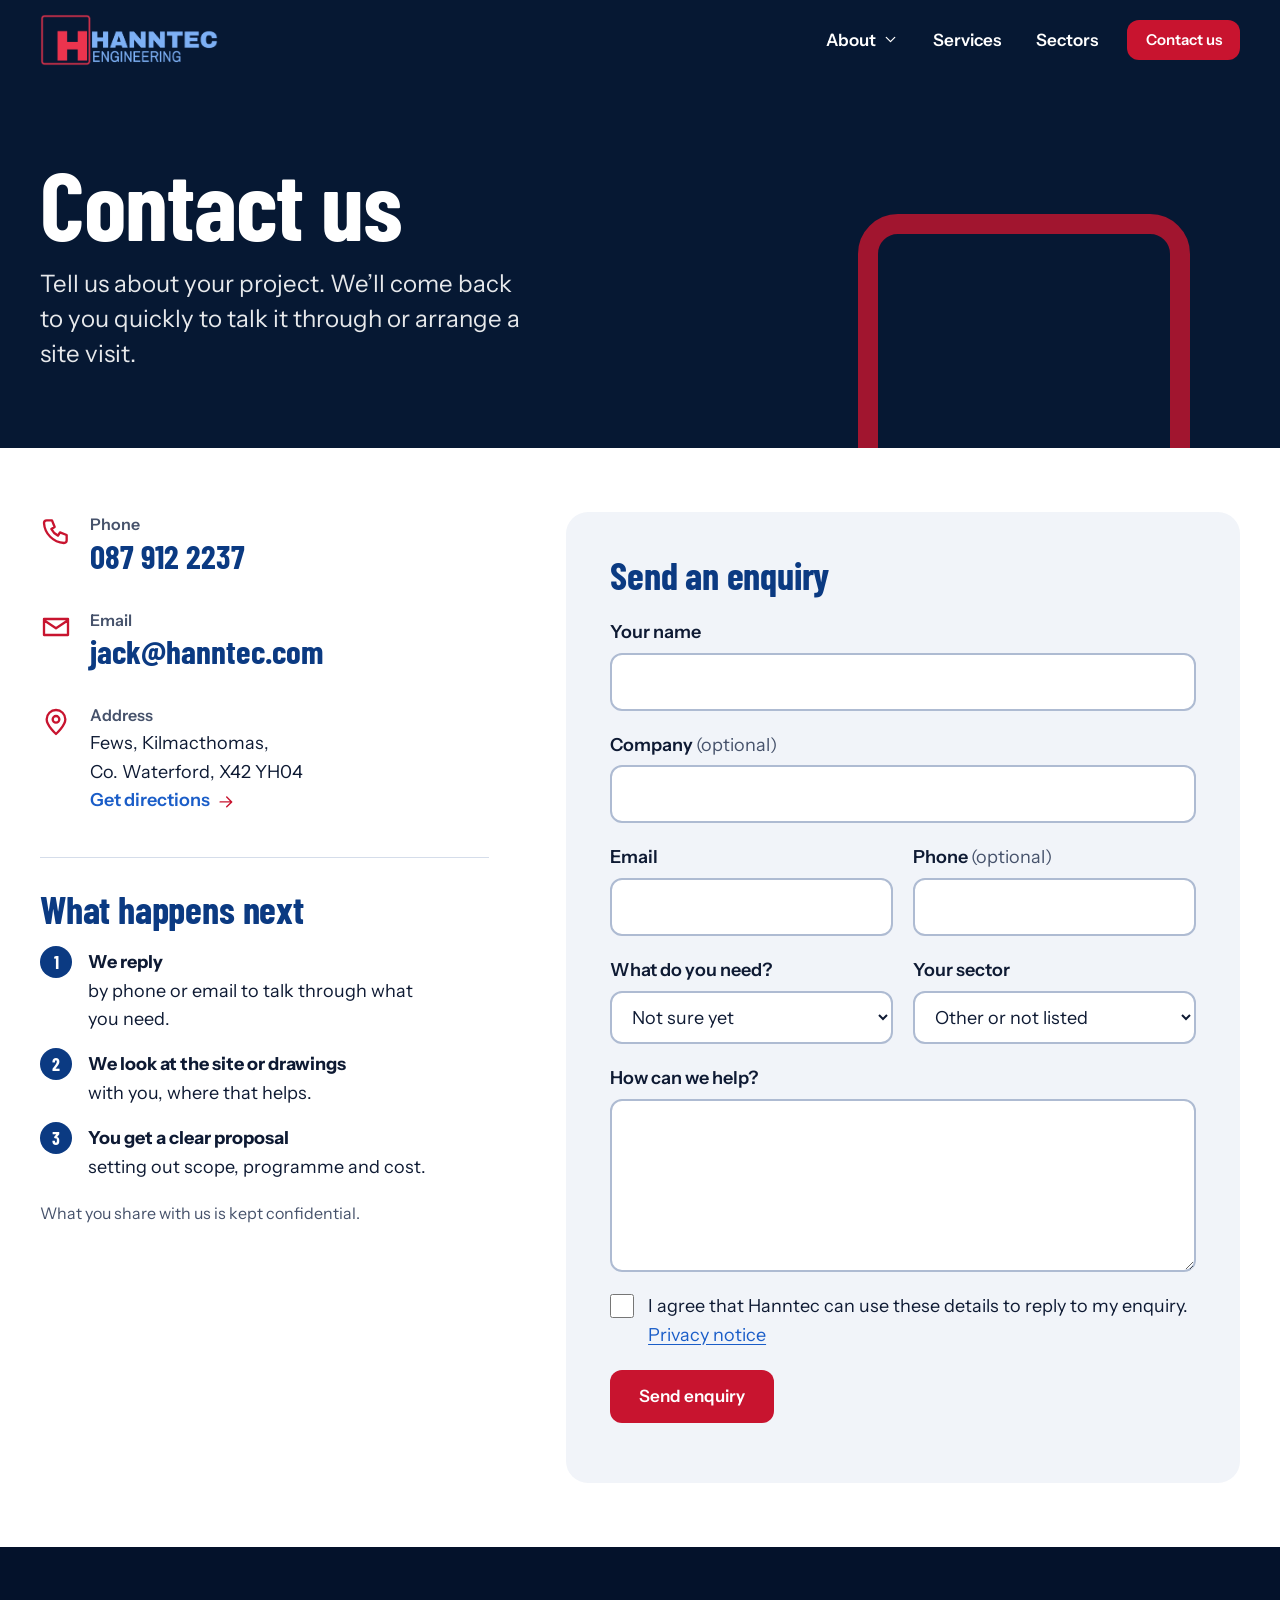
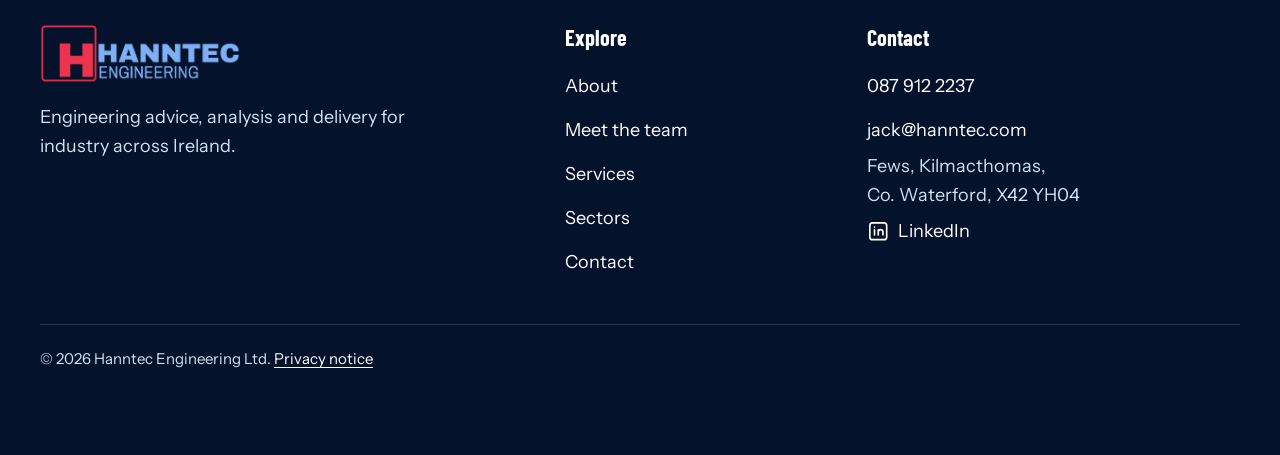
<file: contact.html>
<!doctype html>
<html lang="en-IE">
<head>
<meta charset="utf-8">
<meta name="viewport" content="width=device-width, initial-scale=1">
<title>Contact | Hanntec Engineering</title>
<meta name="description" content="Contact Hanntec Engineering in Kilmacthomas, Co. Waterford. Call 087 912 2237, email jack@hanntec.com or send an enquiry.">
<meta name="theme-color" content="#061833">
<meta property="og:title" content="Contact | Hanntec Engineering">
<meta property="og:description" content="Contact Hanntec Engineering in Kilmacthomas, Co. Waterford. Call 087 912 2237, email jack@hanntec.com or send an enquiry.">
<meta property="og:type" content="website">
<meta property="og:url" content="https://www.hanntec.com/contact.html">
<meta property="og:image" content="https://www.hanntec.com/assets/img/share.jpg">
<meta property="og:image:width" content="1200">
<meta property="og:image:height" content="630">
<meta name="twitter:card" content="summary_large_image">
<link rel="canonical" href="https://www.hanntec.com/contact.html">
<link rel="icon" type="image/png" href="assets/img/favicon.png">
<link rel="stylesheet" href="assets/css/styles.css">
</head>
<body class="page-contact">
<a class="skip" href="#main">Skip to main content</a>
<header class="site-header" data-header>
  <div class="wrap header-row">
    <a class="brand" href="index.html" aria-label="Hanntec Engineering home"><img class="brand__light" src="assets/img/logo-on-dark.png" alt="" width="423" height="125"><img class="brand__dark" src="assets/img/logo.png" alt="Hanntec Engineering" width="423" height="125"></a>
    <button class="nav-toggle" type="button" aria-expanded="false" aria-controls="site-nav"><span class="sr-only">Menu</span><svg class="icon icon--open" viewBox="0 0 24 24" aria-hidden="true" focusable="false" fill="none" stroke="currentColor" stroke-width="1.75" stroke-linecap="round" stroke-linejoin="round"><path d="M4 7h16M4 12h16M4 17h16"/></svg><svg class="icon icon--close" viewBox="0 0 24 24" aria-hidden="true" focusable="false" fill="none" stroke="currentColor" stroke-width="1.75" stroke-linecap="round" stroke-linejoin="round"><path d="M6 6l12 12M18 6 6 18"/></svg></button>
    <nav id="site-nav" class="nav" aria-label="Primary">
      <div class="has-menu">
        <button class="nav__link nav__link--menu" type="button" aria-expanded="false" aria-controls="menu-about">About <svg class="icon icon--sm" viewBox="0 0 24 24" aria-hidden="true" focusable="false" fill="none" stroke="currentColor" stroke-width="1.75" stroke-linecap="round" stroke-linejoin="round"><path d="M6 9l6 6 6-6"/></svg></button>
        <div class="menu" id="menu-about">
          <a href="about.html">About Hanntec</a>
          <a href="about.html#team">Meet the team</a>
          <a href="about.html#values">Core values</a>
        </div>
      </div>
      <a class="nav__link" href="services.html">Services</a>
      
      <a class="nav__link" href="sectors.html">Sectors</a>
      <a class="btn btn--red btn--sm" href="contact.html" aria-current="page">Contact us</a>
    </nav>
  </div>
</header>
<main id="main">
<section class="page-hero">
  <div class="wrap">
    <h1 class="page-hero__title">Contact us</h1>
    <p class="page-hero__lead">Tell us about your project. We’ll come back to you quickly to talk it through or arrange a site visit.</p>
  </div>
</section>

<section class="section section--tight">
  <div class="wrap contact">
    <div class="contact__details">
      <ul class="details">
        <li><svg class="icon icon--lg" viewBox="0 0 24 24" aria-hidden="true" focusable="false" fill="none" stroke="currentColor" stroke-width="1.75" stroke-linecap="round" stroke-linejoin="round"><path d="M5 4h4l2 5-2.5 1.5a11 11 0 0 0 5 5L15 13l5 2v4a2 2 0 0 1-2 2A16 16 0 0 1 3 6a2 2 0 0 1 2-2z"/></svg><div><span class="details__label">Phone</span><a href="tel:+353879122237">087 912 2237</a></div></li>
        <li><svg class="icon icon--lg" viewBox="0 0 24 24" aria-hidden="true" focusable="false" fill="none" stroke="currentColor" stroke-width="1.75" stroke-linecap="round" stroke-linejoin="round"><path d="M3 6h18v12H3zM3 7l9 6 9-6"/></svg><div><span class="details__label">Email</span><a href="mailto:jack@hanntec.com">jack@hanntec.com</a></div></li>
        <li><svg class="icon icon--lg" viewBox="0 0 24 24" aria-hidden="true" focusable="false" fill="none" stroke="currentColor" stroke-width="1.75" stroke-linecap="round" stroke-linejoin="round"><path d="M12 21s7-6.2 7-11a7 7 0 1 0-14 0c0 4.8 7 11 7 11z"/><circle cx="12" cy="10" r="2.5"/></svg><div><span class="details__label">Address</span>Fews, Kilmacthomas,<br>Co. Waterford, X42 YH04<br><a class="textlink" href="https://www.google.com/maps/search/?api=1&query=Fews%2C+Kilmacthomas%2C+Co.+Waterford+X42+YH04" rel="noopener" target="_blank">Get directions <svg class="icon" viewBox="0 0 24 24" aria-hidden="true" focusable="false" fill="none" stroke="currentColor" stroke-width="1.75" stroke-linecap="round" stroke-linejoin="round"><path d="M5 12h14M13 6l6 6-6 6"/></svg></a></div></li>
      </ul>
      <div class="next">
        <h2 class="h-display h-display--sm">What happens next</h2>
        <ol class="next__steps">
          <li><strong>We reply</strong> by phone or email to talk through what you need.</li>
          <li><strong>We look at the site or drawings</strong> with you, where that helps.</li>
          <li><strong>You get a clear proposal</strong> setting out scope, programme and cost.</li>
        </ol>
        <p class="next__note">What you share with us is kept confidential.</p>
      </div>
    </div>

    <form class="form" id="enquiry" name="enquiry" method="POST" action="/thanks.html" data-netlify="true" netlify-honeypot="website" data-enquiry>
      <h2 class="h-display h-display--sm">Send an enquiry</h2>
      <input type="hidden" name="form-name" value="enquiry">
      <input type="hidden" name="subject" value="Website enquiry">
      <div class="field"><label for="f-name">Your name</label><input id="f-name" name="name" autocomplete="name" required><p class="field__error" hidden></p></div>
      <div class="field"><label for="f-company">Company <span class="optional">(optional)</span></label><input id="f-company" name="company" autocomplete="organization"></div>
      <div class="field-row">
        <div class="field"><label for="f-email">Email</label><input id="f-email" name="email" type="email" autocomplete="email" required><p class="field__error" hidden></p></div>
        <div class="field"><label for="f-phone">Phone <span class="optional">(optional)</span></label><input id="f-phone" name="phone" type="tel" autocomplete="tel"></div>
      </div>
      <div class="field-row">
        <div class="field"><label for="f-need">What do you need?</label><select id="f-need" name="need"><option value="">Not sure yet</option><option value="roi">ROI analysis &amp; reporting</option><option value="advisory">Engineering advisory</option><option value="design">Design &amp; engineering</option><option value="construction">Construction &amp; project management</option><option value="electrical">Electrical installation &amp; implementation</option><option value="mechanical">Mechanical installation &amp; process engineering</option><option value="commissioning">Commissioning &amp; start-up</option></select></div>
        <div class="field"><label for="f-sector">Your sector</label><select id="f-sector" name="sector"><option value="">Other or not listed</option><option value="food-beverage">Food &amp; beverage</option><option value="agriculture">Agriculture</option><option value="construction">Construction</option><option value="energy">Energy, power &amp; renewables</option><option value="life-sciences">Life sciences</option><option value="hospitality">Hospitality</option><option value="healthcare">Healthcare</option></select></div>
      </div>
      <div class="field"><label for="f-message">How can we help?</label><textarea id="f-message" name="message" rows="5" required></textarea><p class="field__error" hidden></p></div>
      <div class="field field--check"><input id="f-consent" type="checkbox" required><label for="f-consent">I agree that Hanntec can use these details to reply to my enquiry. <a href="privacy.html">Privacy notice</a></label><p class="field__error" hidden></p></div>
      <p class="hp" aria-hidden="true"><label>Leave this empty <input type="text" name="website" tabindex="-1" autocomplete="off"></label></p>
      <button class="btn btn--red" type="submit">Send enquiry</button>
      <p class="form__status" role="status" aria-live="polite"></p>
    </form>
    <div class="form form--done" data-enquiry-done tabindex="-1" hidden>
      <svg class="icon icon--xl" viewBox="0 0 24 24" aria-hidden="true" focusable="false" fill="none" stroke="currentColor" stroke-width="1.75" stroke-linecap="round" stroke-linejoin="round"><circle cx="12" cy="12" r="9"/><path d="M8 12.3l2.8 2.8L16.2 9.6"/></svg>
      <h2 class="h-display h-display--sm">Thanks<span data-enquiry-name></span>, we have your enquiry</h2>
      <p>It has gone straight to our engineers and we’ll come back to you shortly. A copy of what you sent is below.</p>
      <dl class="form__summary" data-enquiry-summary></dl>
      <p>If it’s urgent, call us on <a href="tel:+353879122237">087 912 2237</a>.</p>
    </div>
  </div>
</section>
</main>
<footer class="site-footer">
  <div class="wrap footer-grid">
    <div class="footer-brand">
      <a href="index.html" aria-label="Hanntec Engineering home"><img src="assets/img/logo-on-dark.png" alt="Hanntec Engineering" width="423" height="125"></a>
      <p>Engineering advice, analysis and delivery for industry across Ireland.</p>
    </div>
    <div>
      <h2 class="footer-h">Explore</h2>
      <ul class="footer-list">
        <li><a href="about.html">About</a></li>
        <li><a href="about.html#team">Meet the team</a></li>
        <li><a href="services.html">Services</a></li>
        
        <li><a href="sectors.html">Sectors</a></li>
        <li><a href="contact.html">Contact</a></li>
      </ul>
    </div>
    <div>
      <h2 class="footer-h">Contact</h2>
      <ul class="footer-list">
        <li><a href="tel:+353879122237">087 912 2237</a></li>
        <li><a href="mailto:jack@hanntec.com">jack@hanntec.com</a></li>
        <li>Fews, Kilmacthomas,<br>Co. Waterford, X42 YH04</li>
        <li><a class="footer-social" href="https://www.linkedin.com/company/hanntec-engineering/" rel="noopener" target="_blank"><svg class="icon" viewBox="0 0 24 24" aria-hidden="true" focusable="false" fill="none" stroke="currentColor" stroke-width="1.75" stroke-linecap="round" stroke-linejoin="round"><rect x="3" y="3" width="18" height="18" rx="3"/><path d="M8 10.5V16M8 7.6v.1M12 16v-5.5M12 13c0-1.7 1-2.7 2.5-2.7S17 11.3 17 13v3"/></svg><span>LinkedIn</span></a></li>
      </ul>
    </div>
  </div>
  <div class="wrap footer-base">
    <p>&copy; <span data-year>2026</span> Hanntec Engineering Ltd. <a href="privacy.html">Privacy notice</a></p>
  </div>
</footer>
<script src="assets/js/site.js" defer></script>
</body>
</html>
</file>
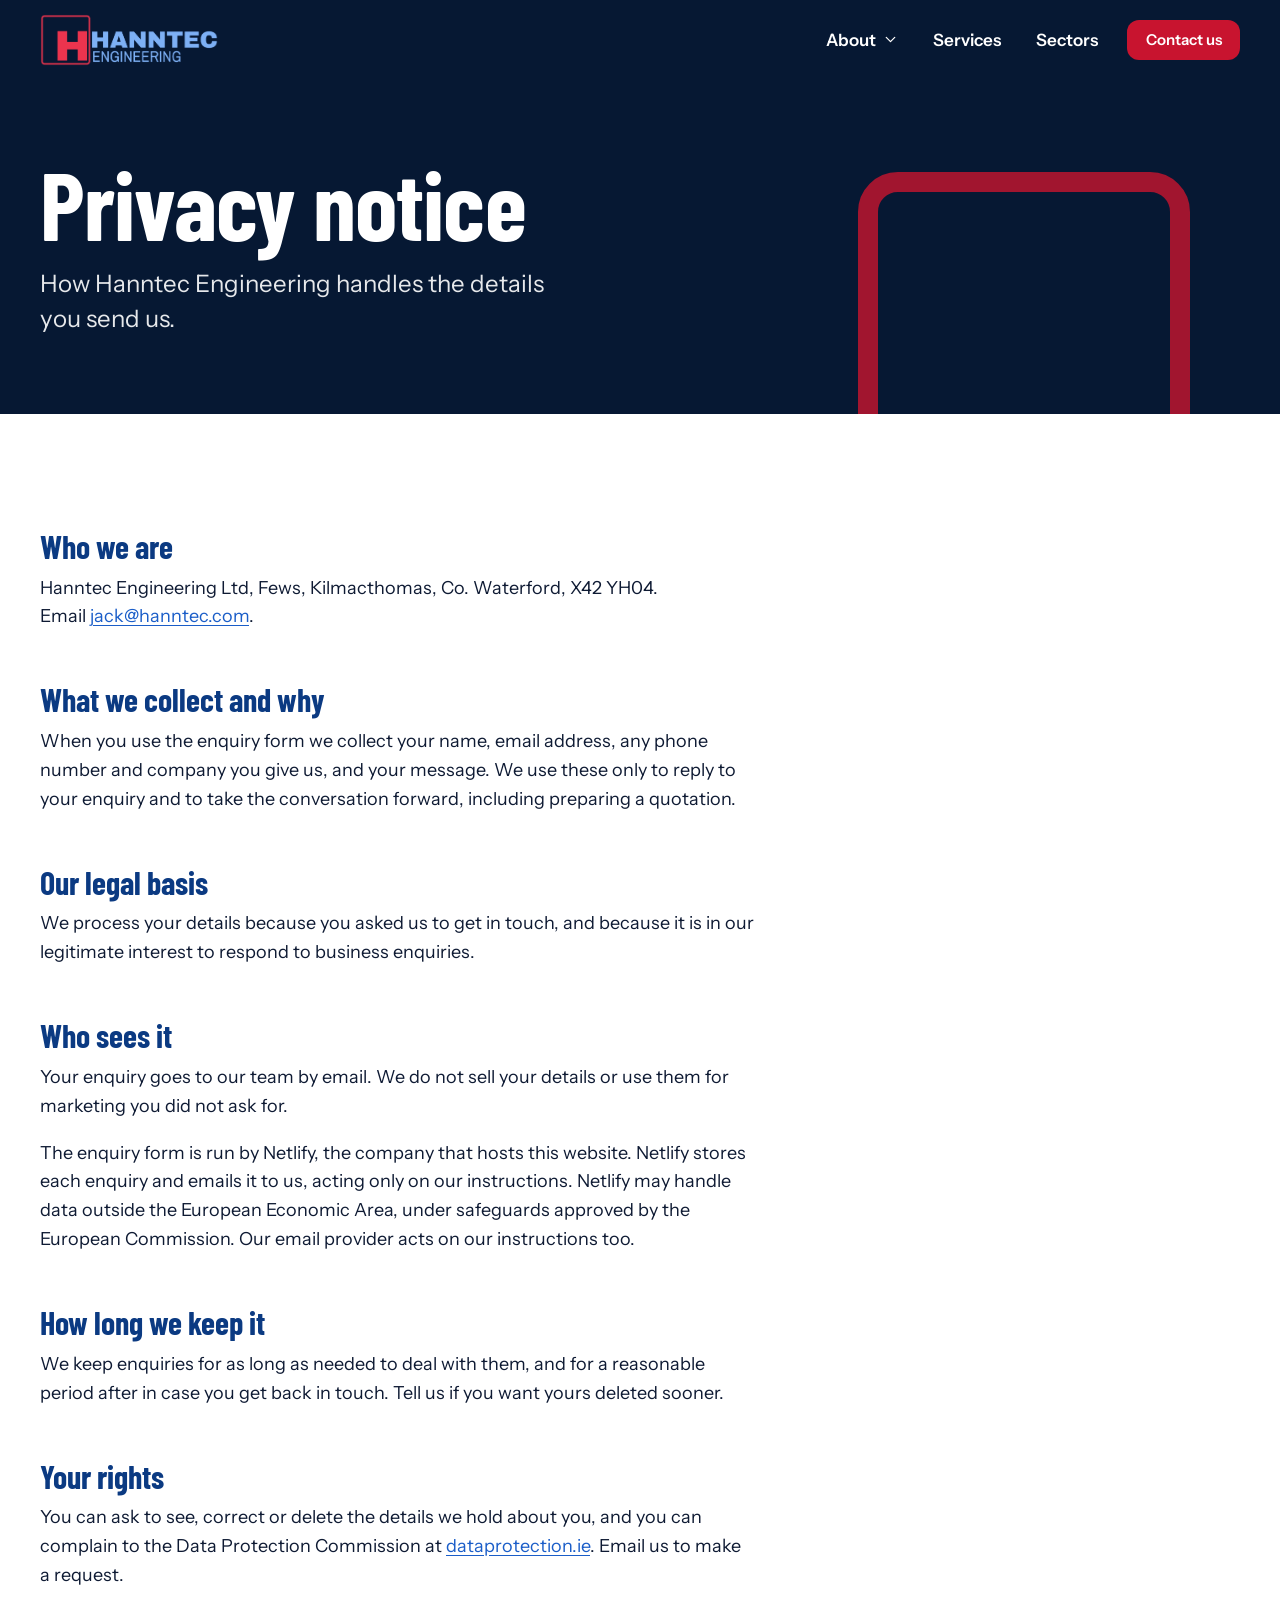
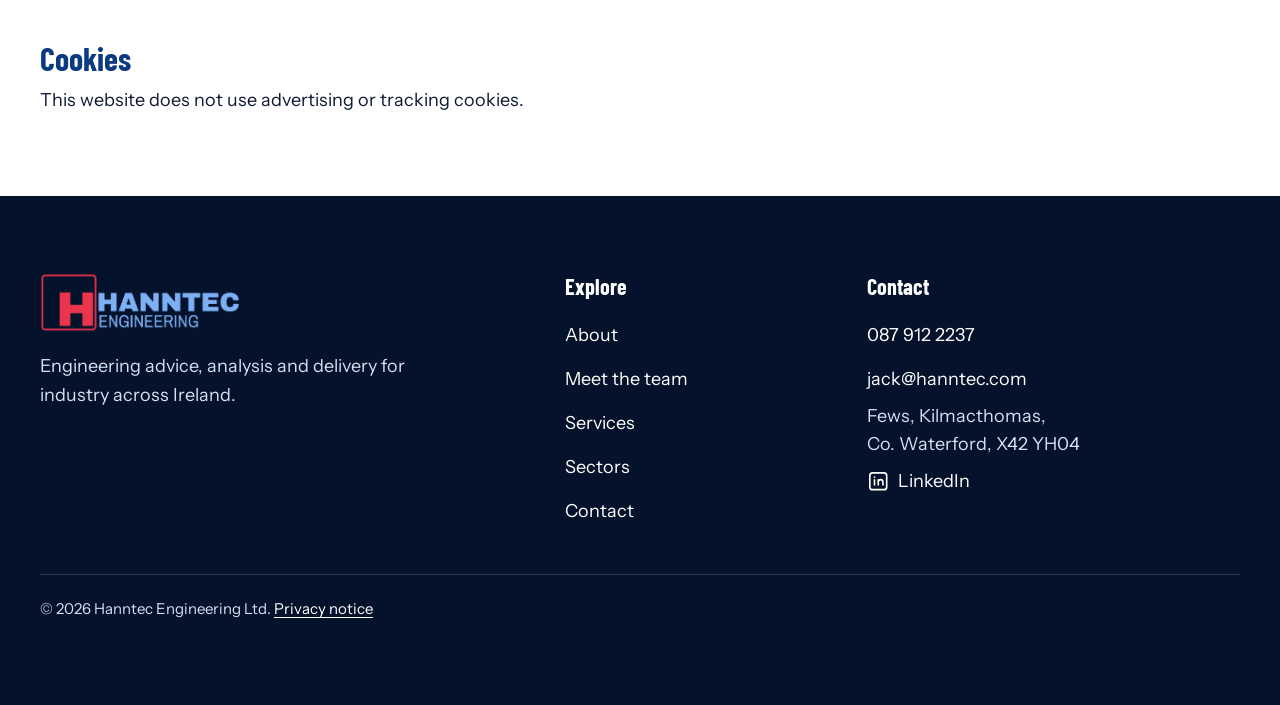
<file: privacy.html>
<!doctype html>
<html lang="en-IE">
<head>
<meta charset="utf-8">
<meta name="viewport" content="width=device-width, initial-scale=1">
<title>Privacy notice | Hanntec Engineering</title>
<meta name="description" content="How Hanntec Engineering handles the details you send through the enquiry form.">
<meta name="theme-color" content="#061833">
<meta property="og:title" content="Privacy notice | Hanntec Engineering">
<meta property="og:description" content="How Hanntec Engineering handles the details you send through the enquiry form.">
<meta property="og:type" content="website">
<meta property="og:url" content="https://www.hanntec.com/privacy.html">
<meta property="og:image" content="https://www.hanntec.com/assets/img/share.jpg">
<meta property="og:image:width" content="1200">
<meta property="og:image:height" content="630">
<meta name="twitter:card" content="summary_large_image">
<link rel="canonical" href="https://www.hanntec.com/privacy.html">
<link rel="icon" type="image/png" href="assets/img/favicon.png">
<link rel="stylesheet" href="assets/css/styles.css">
</head>
<body class="page-privacy">
<a class="skip" href="#main">Skip to main content</a>
<header class="site-header" data-header>
  <div class="wrap header-row">
    <a class="brand" href="index.html" aria-label="Hanntec Engineering home"><img class="brand__light" src="assets/img/logo-on-dark.png" alt="" width="423" height="125"><img class="brand__dark" src="assets/img/logo.png" alt="Hanntec Engineering" width="423" height="125"></a>
    <button class="nav-toggle" type="button" aria-expanded="false" aria-controls="site-nav"><span class="sr-only">Menu</span><svg class="icon icon--open" viewBox="0 0 24 24" aria-hidden="true" focusable="false" fill="none" stroke="currentColor" stroke-width="1.75" stroke-linecap="round" stroke-linejoin="round"><path d="M4 7h16M4 12h16M4 17h16"/></svg><svg class="icon icon--close" viewBox="0 0 24 24" aria-hidden="true" focusable="false" fill="none" stroke="currentColor" stroke-width="1.75" stroke-linecap="round" stroke-linejoin="round"><path d="M6 6l12 12M18 6 6 18"/></svg></button>
    <nav id="site-nav" class="nav" aria-label="Primary">
      <div class="has-menu">
        <button class="nav__link nav__link--menu" type="button" aria-expanded="false" aria-controls="menu-about">About <svg class="icon icon--sm" viewBox="0 0 24 24" aria-hidden="true" focusable="false" fill="none" stroke="currentColor" stroke-width="1.75" stroke-linecap="round" stroke-linejoin="round"><path d="M6 9l6 6 6-6"/></svg></button>
        <div class="menu" id="menu-about">
          <a href="about.html">About Hanntec</a>
          <a href="about.html#team">Meet the team</a>
          <a href="about.html#values">Core values</a>
        </div>
      </div>
      <a class="nav__link" href="services.html">Services</a>
      
      <a class="nav__link" href="sectors.html">Sectors</a>
      <a class="btn btn--red btn--sm" href="contact.html">Contact us</a>
    </nav>
  </div>
</header>
<main id="main">
<section class="page-hero">
  <div class="wrap">
    <h1 class="page-hero__title">Privacy notice</h1>
    <p class="page-hero__lead">How Hanntec Engineering handles the details you send us.</p>
  </div>
</section>
<section class="section section--tight">
  <div class="wrap prose prose--page">
    <h2>Who we are</h2>
    <p>Hanntec Engineering Ltd, Fews, Kilmacthomas, Co. Waterford, X42 YH04. Email <a href="mailto:jack@hanntec.com">jack@hanntec.com</a>.</p>
    <h2>What we collect and why</h2>
    <p>When you use the enquiry form we collect your name, email address, any phone number and company you give us, and your message. We use these only to reply to your enquiry and to take the conversation forward, including preparing a quotation.</p>
    <h2>Our legal basis</h2>
    <p>We process your details because you asked us to get in touch, and because it is in our legitimate interest to respond to business enquiries.</p>
    <h2>Who sees it</h2>
    <p>Your enquiry goes to our team by email. We do not sell your details or use them for marketing you did not ask for.</p>
    <p>The enquiry form is run by Netlify, the company that hosts this website. Netlify stores each enquiry and emails it to us, acting only on our instructions. Netlify may handle data outside the European Economic Area, under safeguards approved by the European Commission. Our email provider acts on our instructions too.</p>
    <h2>How long we keep it</h2>
    <p>We keep enquiries for as long as needed to deal with them, and for a reasonable period after in case you get back in touch. Tell us if you want yours deleted sooner.</p>
    <h2>Your rights</h2>
    <p>You can ask to see, correct or delete the details we hold about you, and you can complain to the Data Protection Commission at <a href="https://www.dataprotection.ie" rel="noopener">dataprotection.ie</a>. Email us to make a request.</p>
    <h2>Cookies</h2>
    <p>This website does not use advertising or tracking cookies.</p>
  </div>
</section>
</main>
<footer class="site-footer">
  <div class="wrap footer-grid">
    <div class="footer-brand">
      <a href="index.html" aria-label="Hanntec Engineering home"><img src="assets/img/logo-on-dark.png" alt="Hanntec Engineering" width="423" height="125"></a>
      <p>Engineering advice, analysis and delivery for industry across Ireland.</p>
    </div>
    <div>
      <h2 class="footer-h">Explore</h2>
      <ul class="footer-list">
        <li><a href="about.html">About</a></li>
        <li><a href="about.html#team">Meet the team</a></li>
        <li><a href="services.html">Services</a></li>
        
        <li><a href="sectors.html">Sectors</a></li>
        <li><a href="contact.html">Contact</a></li>
      </ul>
    </div>
    <div>
      <h2 class="footer-h">Contact</h2>
      <ul class="footer-list">
        <li><a href="tel:+353879122237">087 912 2237</a></li>
        <li><a href="mailto:jack@hanntec.com">jack@hanntec.com</a></li>
        <li>Fews, Kilmacthomas,<br>Co. Waterford, X42 YH04</li>
        <li><a class="footer-social" href="https://www.linkedin.com/company/hanntec-engineering/" rel="noopener" target="_blank"><svg class="icon" viewBox="0 0 24 24" aria-hidden="true" focusable="false" fill="none" stroke="currentColor" stroke-width="1.75" stroke-linecap="round" stroke-linejoin="round"><rect x="3" y="3" width="18" height="18" rx="3"/><path d="M8 10.5V16M8 7.6v.1M12 16v-5.5M12 13c0-1.7 1-2.7 2.5-2.7S17 11.3 17 13v3"/></svg><span>LinkedIn</span></a></li>
      </ul>
    </div>
  </div>
  <div class="wrap footer-base">
    <p>&copy; <span data-year>2026</span> Hanntec Engineering Ltd. <a href="privacy.html">Privacy notice</a></p>
  </div>
</footer>
<script src="assets/js/site.js" defer></script>
</body>
</html>
</file>
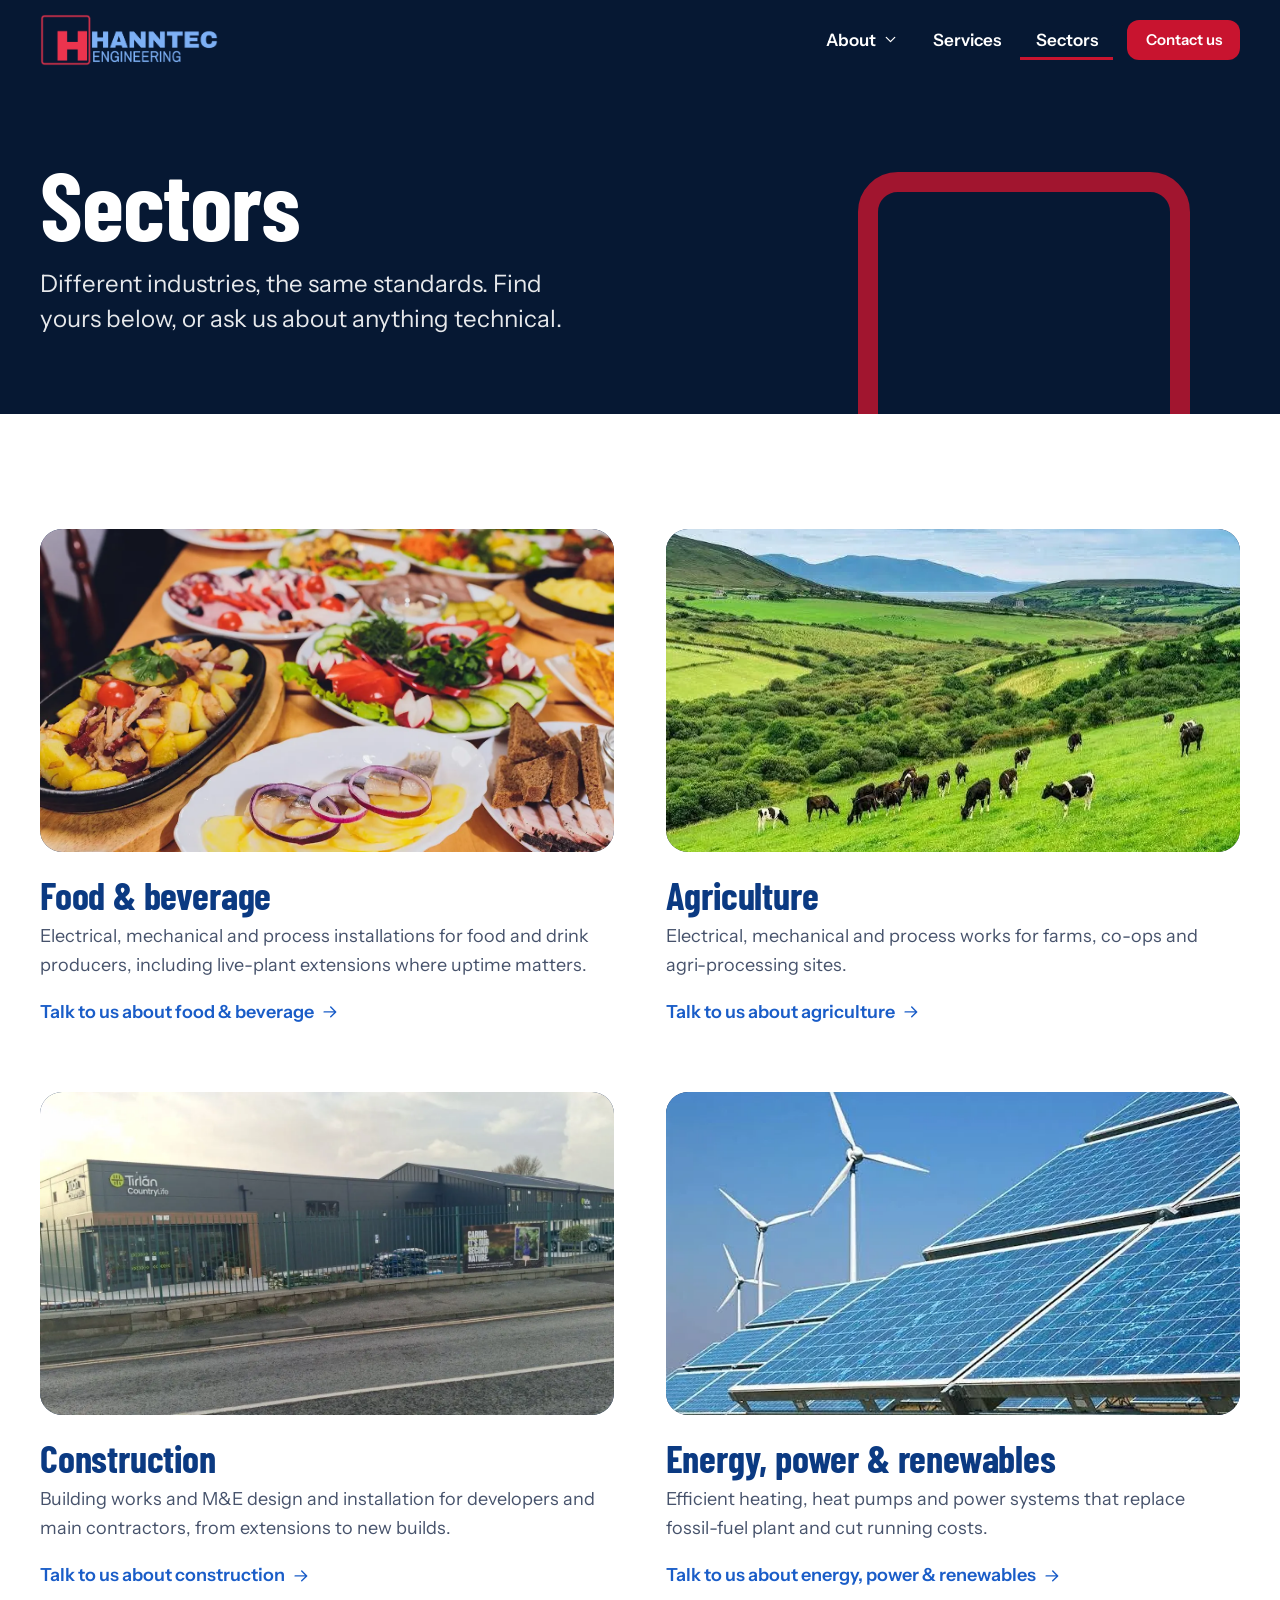
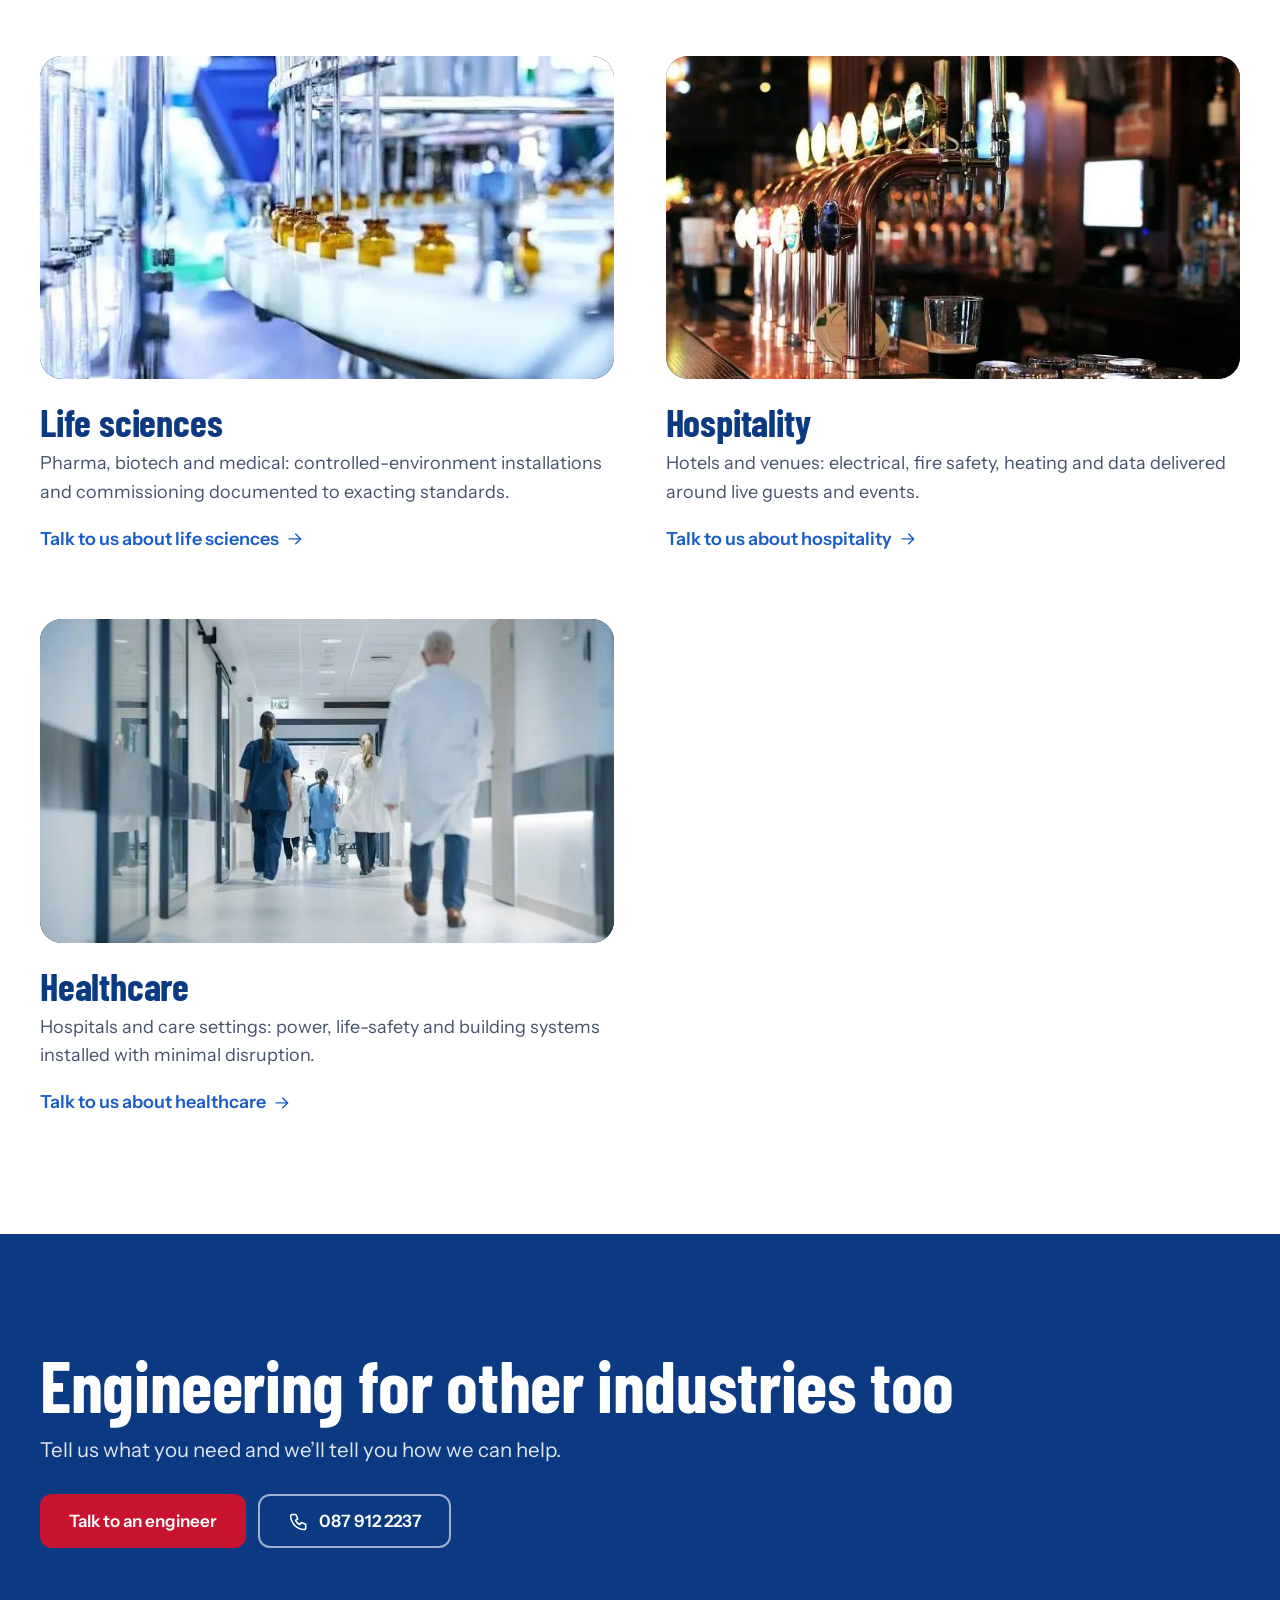
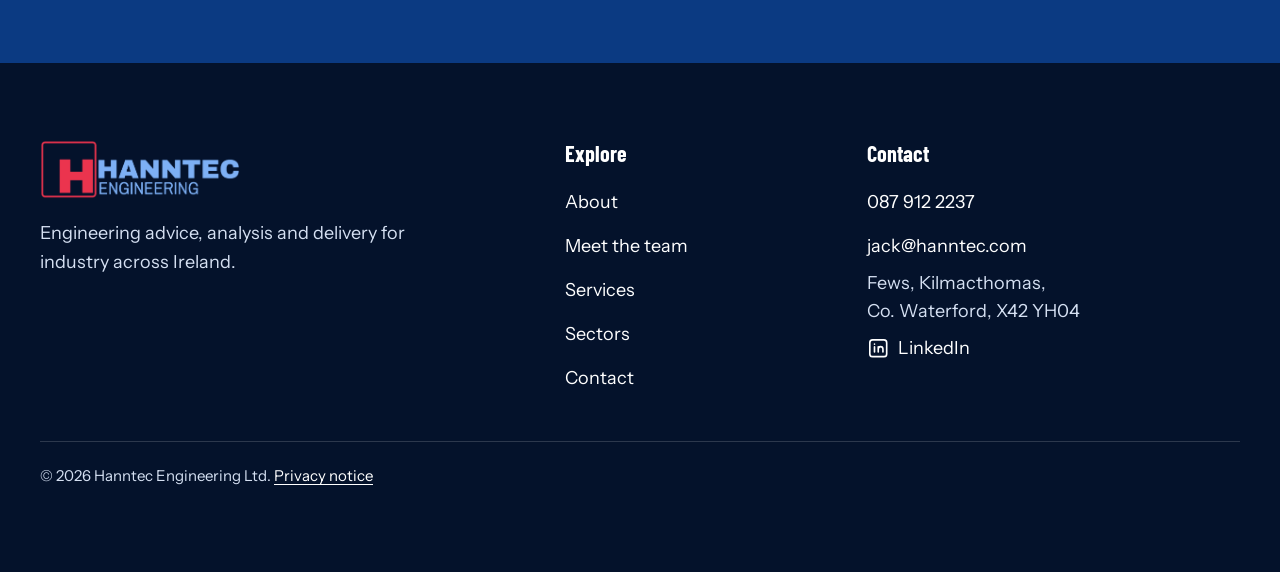
<file: sectors.html>
<!doctype html>
<html lang="en-IE">
<head>
<meta charset="utf-8">
<meta name="viewport" content="width=device-width, initial-scale=1">
<title>Sectors | Hanntec Engineering</title>
<meta name="description" content="Hanntec Engineering works in food and beverage, agriculture, construction, energy and renewables, life sciences, hospitality and healthcare.">
<meta name="theme-color" content="#061833">
<meta property="og:title" content="Sectors | Hanntec Engineering">
<meta property="og:description" content="Hanntec Engineering works in food and beverage, agriculture, construction, energy and renewables, life sciences, hospitality and healthcare.">
<meta property="og:type" content="website">
<meta property="og:url" content="https://www.hanntec.com/sectors.html">
<meta property="og:image" content="https://www.hanntec.com/assets/img/share.jpg">
<meta property="og:image:width" content="1200">
<meta property="og:image:height" content="630">
<meta name="twitter:card" content="summary_large_image">
<link rel="canonical" href="https://www.hanntec.com/sectors.html">
<link rel="icon" type="image/png" href="assets/img/favicon.png">
<link rel="stylesheet" href="assets/css/styles.css">
</head>
<body class="page-sectors">
<a class="skip" href="#main">Skip to main content</a>
<header class="site-header" data-header>
  <div class="wrap header-row">
    <a class="brand" href="index.html" aria-label="Hanntec Engineering home"><img class="brand__light" src="assets/img/logo-on-dark.png" alt="" width="423" height="125"><img class="brand__dark" src="assets/img/logo.png" alt="Hanntec Engineering" width="423" height="125"></a>
    <button class="nav-toggle" type="button" aria-expanded="false" aria-controls="site-nav"><span class="sr-only">Menu</span><svg class="icon icon--open" viewBox="0 0 24 24" aria-hidden="true" focusable="false" fill="none" stroke="currentColor" stroke-width="1.75" stroke-linecap="round" stroke-linejoin="round"><path d="M4 7h16M4 12h16M4 17h16"/></svg><svg class="icon icon--close" viewBox="0 0 24 24" aria-hidden="true" focusable="false" fill="none" stroke="currentColor" stroke-width="1.75" stroke-linecap="round" stroke-linejoin="round"><path d="M6 6l12 12M18 6 6 18"/></svg></button>
    <nav id="site-nav" class="nav" aria-label="Primary">
      <div class="has-menu">
        <button class="nav__link nav__link--menu" type="button" aria-expanded="false" aria-controls="menu-about">About <svg class="icon icon--sm" viewBox="0 0 24 24" aria-hidden="true" focusable="false" fill="none" stroke="currentColor" stroke-width="1.75" stroke-linecap="round" stroke-linejoin="round"><path d="M6 9l6 6 6-6"/></svg></button>
        <div class="menu" id="menu-about">
          <a href="about.html">About Hanntec</a>
          <a href="about.html#team">Meet the team</a>
          <a href="about.html#values">Core values</a>
        </div>
      </div>
      <a class="nav__link" href="services.html">Services</a>
      
      <a class="nav__link" href="sectors.html" aria-current="page">Sectors</a>
      <a class="btn btn--red btn--sm" href="contact.html">Contact us</a>
    </nav>
  </div>
</header>
<main id="main">
<section class="page-hero">
  <div class="wrap">
    <h1 class="page-hero__title">Sectors</h1>
    <p class="page-hero__lead">Different industries, the same standards. Find yours below, or ask us about anything technical.</p>
  </div>
</section>

<section class="section">
  <div class="wrap sectors">
    <article class="sector" id="food-beverage">
      <div class="media media--wide">
  <svg class="media__icon" viewBox="0 0 24 24" aria-hidden="true" focusable="false" fill="none" stroke="currentColor" stroke-width="1.75" stroke-linecap="round" stroke-linejoin="round"><path d="M10 3h4M10.5 3v4l-2 3.2V20a1 1 0 0 0 1 1h5a1 1 0 0 0 1-1V10.2l-2-3.2V3M8.5 13h7"/></svg>
  <picture><source srcset="assets/img/sectors/food-beverage.webp" type="image/webp"><img class="cover" src="assets/img/sectors/food-beverage.jpg" alt="A table laid with plates of fresh food" loading="lazy" onerror="this.parentNode.remove()"></picture>
  
</div>
      <h2 class="h-display h-display--sm">Food &amp; beverage</h2>
      <p>Electrical, mechanical and process installations for food and drink producers, including live-plant extensions where uptime matters.</p>
      <a class="textlink" href="contact.html?sector=food-beverage#enquiry">Talk to us about food &amp; beverage <svg class="icon" viewBox="0 0 24 24" aria-hidden="true" focusable="false" fill="none" stroke="currentColor" stroke-width="1.75" stroke-linecap="round" stroke-linejoin="round"><path d="M5 12h14M13 6l6 6-6 6"/></svg></a>
    </article>
    <article class="sector" id="agriculture">
      <div class="media media--wide">
  <svg class="media__icon" viewBox="0 0 24 24" aria-hidden="true" focusable="false" fill="none" stroke="currentColor" stroke-width="1.75" stroke-linecap="round" stroke-linejoin="round"><path d="M3 10.5 12 4l9 6.5V20H3zM9 20v-6h6v6M9 14l6 6M15 14l-6 6"/></svg>
  <picture><source srcset="assets/img/sectors/agriculture.webp" type="image/webp"><img class="cover" src="assets/img/sectors/agriculture.jpg" alt="Cattle grazing on green hillside pasture" loading="lazy" onerror="this.parentNode.remove()"></picture>
  
</div>
      <h2 class="h-display h-display--sm">Agriculture</h2>
      <p>Electrical, mechanical and process works for farms, co-ops and agri-processing sites.</p>
      <a class="textlink" href="contact.html?sector=agriculture#enquiry">Talk to us about agriculture <svg class="icon" viewBox="0 0 24 24" aria-hidden="true" focusable="false" fill="none" stroke="currentColor" stroke-width="1.75" stroke-linecap="round" stroke-linejoin="round"><path d="M5 12h14M13 6l6 6-6 6"/></svg></a>
    </article>
    <article class="sector" id="construction">
      <div class="media media--wide">
  <svg class="media__icon" viewBox="0 0 24 24" aria-hidden="true" focusable="false" fill="none" stroke="currentColor" stroke-width="1.75" stroke-linecap="round" stroke-linejoin="round"><path d="M4.5 16a7.5 7.5 0 0 1 15 0M3 16h18v3H3zM12 8.5V16"/></svg>
  <picture><source srcset="assets/img/sectors/construction.webp" type="image/webp"><img class="cover" src="assets/img/sectors/construction.jpg" alt="The new Tirlán Country Life building with its glazed entrance" loading="lazy" onerror="this.parentNode.remove()"></picture>
  
</div>
      <h2 class="h-display h-display--sm">Construction</h2>
      <p>Building works and M&amp;E design and installation for developers and main contractors, from extensions to new builds.</p>
      <a class="textlink" href="contact.html?sector=construction#enquiry">Talk to us about construction <svg class="icon" viewBox="0 0 24 24" aria-hidden="true" focusable="false" fill="none" stroke="currentColor" stroke-width="1.75" stroke-linecap="round" stroke-linejoin="round"><path d="M5 12h14M13 6l6 6-6 6"/></svg></a>
    </article>
    <article class="sector" id="energy">
      <div class="media media--wide">
  <svg class="media__icon" viewBox="0 0 24 24" aria-hidden="true" focusable="false" fill="none" stroke="currentColor" stroke-width="1.75" stroke-linecap="round" stroke-linejoin="round"><circle cx="12" cy="12" r="3.6"/><path d="M12 3v2.6M12 18.4V21M3 12h2.6M18.4 12H21M5.6 5.6l1.9 1.9M16.5 16.5l1.9 1.9M18.4 5.6l-1.9 1.9M7.5 16.5l-1.9 1.9"/></svg>
  <picture><source srcset="assets/img/sectors/energy.webp" type="image/webp"><img class="cover" src="assets/img/sectors/energy.jpg" alt="Wind turbines behind rows of solar panels" loading="lazy" onerror="this.parentNode.remove()"></picture>
  
</div>
      <h2 class="h-display h-display--sm">Energy, power &amp; renewables</h2>
      <p>Efficient heating, heat pumps and power systems that replace fossil-fuel plant and cut running costs.</p>
      <a class="textlink" href="contact.html?sector=energy#enquiry">Talk to us about energy, power &amp; renewables <svg class="icon" viewBox="0 0 24 24" aria-hidden="true" focusable="false" fill="none" stroke="currentColor" stroke-width="1.75" stroke-linecap="round" stroke-linejoin="round"><path d="M5 12h14M13 6l6 6-6 6"/></svg></a>
    </article>
    <article class="sector" id="life-sciences">
      <div class="media media--wide">
  <svg class="media__icon" viewBox="0 0 24 24" aria-hidden="true" focusable="false" fill="none" stroke="currentColor" stroke-width="1.75" stroke-linecap="round" stroke-linejoin="round"><path d="M9.5 3h5M10.5 3v6L5.2 18A2 2 0 0 0 6.9 21h10.2a2 2 0 0 0 1.7-3L13.5 9V3M7.8 14.5h8.4"/></svg>
  <picture><source srcset="assets/img/sectors/life-sciences.webp" type="image/webp"><img class="cover" src="assets/img/sectors/life-sciences.jpg" alt="Amber vials moving along a pharmaceutical filling line" loading="lazy" onerror="this.parentNode.remove()"></picture>
  
</div>
      <h2 class="h-display h-display--sm">Life sciences</h2>
      <p>Pharma, biotech and medical: controlled-environment installations and commissioning documented to exacting standards.</p>
      <a class="textlink" href="contact.html?sector=life-sciences#enquiry">Talk to us about life sciences <svg class="icon" viewBox="0 0 24 24" aria-hidden="true" focusable="false" fill="none" stroke="currentColor" stroke-width="1.75" stroke-linecap="round" stroke-linejoin="round"><path d="M5 12h14M13 6l6 6-6 6"/></svg></a>
    </article>
    <article class="sector" id="hospitality">
      <div class="media media--wide">
  <svg class="media__icon" viewBox="0 0 24 24" aria-hidden="true" focusable="false" fill="none" stroke="currentColor" stroke-width="1.75" stroke-linecap="round" stroke-linejoin="round"><path d="M5 18a7 7 0 0 1 14 0M3 20.5h18M12 11V8.5M10.2 8.5h3.6"/></svg>
  <picture><source srcset="assets/img/sectors/hospitality.webp" type="image/webp"><img class="cover" src="assets/img/sectors/hospitality.jpg" alt="Row of beer taps on a bar counter" loading="lazy" onerror="this.parentNode.remove()"></picture>
  
</div>
      <h2 class="h-display h-display--sm">Hospitality</h2>
      <p>Hotels and venues: electrical, fire safety, heating and data delivered around live guests and events.</p>
      <a class="textlink" href="contact.html?sector=hospitality#enquiry">Talk to us about hospitality <svg class="icon" viewBox="0 0 24 24" aria-hidden="true" focusable="false" fill="none" stroke="currentColor" stroke-width="1.75" stroke-linecap="round" stroke-linejoin="round"><path d="M5 12h14M13 6l6 6-6 6"/></svg></a>
    </article>
    <article class="sector" id="healthcare">
      <div class="media media--wide">
  <svg class="media__icon" viewBox="0 0 24 24" aria-hidden="true" focusable="false" fill="none" stroke="currentColor" stroke-width="1.75" stroke-linecap="round" stroke-linejoin="round"><circle cx="12" cy="12" r="9"/><path d="M12 8v8M8 12h8"/></svg>
  <picture><source srcset="assets/img/sectors/healthcare.webp" type="image/webp"><img class="cover" src="assets/img/sectors/healthcare.jpg" alt="Medical staff walking down a hospital corridor" loading="lazy" onerror="this.parentNode.remove()"></picture>
  
</div>
      <h2 class="h-display h-display--sm">Healthcare</h2>
      <p>Hospitals and care settings: power, life-safety and building systems installed with minimal disruption.</p>
      <a class="textlink" href="contact.html?sector=healthcare#enquiry">Talk to us about healthcare <svg class="icon" viewBox="0 0 24 24" aria-hidden="true" focusable="false" fill="none" stroke="currentColor" stroke-width="1.75" stroke-linecap="round" stroke-linejoin="round"><path d="M5 12h14M13 6l6 6-6 6"/></svg></a>
    </article>
  </div>
</section>

<section class="section section--blue cta">
  <div class="wrap cta__grid">
    <div>
      <h2 class="h-display h-display--lg">Engineering for other industries too</h2>
      <p class="lead">Tell us what you need and we’ll tell you how we can help.</p>
    </div>
    <div class="actions">
      <a class="btn btn--red" href="contact.html">Talk to an engineer</a>
      <a class="btn btn--ghost" href="tel:+353879122237"><svg class="icon" viewBox="0 0 24 24" aria-hidden="true" focusable="false" fill="none" stroke="currentColor" stroke-width="1.75" stroke-linecap="round" stroke-linejoin="round"><path d="M5 4h4l2 5-2.5 1.5a11 11 0 0 0 5 5L15 13l5 2v4a2 2 0 0 1-2 2A16 16 0 0 1 3 6a2 2 0 0 1 2-2z"/></svg>087 912 2237</a>
    </div>
  </div>
</section>
</main>
<footer class="site-footer">
  <div class="wrap footer-grid">
    <div class="footer-brand">
      <a href="index.html" aria-label="Hanntec Engineering home"><img src="assets/img/logo-on-dark.png" alt="Hanntec Engineering" width="423" height="125"></a>
      <p>Engineering advice, analysis and delivery for industry across Ireland.</p>
    </div>
    <div>
      <h2 class="footer-h">Explore</h2>
      <ul class="footer-list">
        <li><a href="about.html">About</a></li>
        <li><a href="about.html#team">Meet the team</a></li>
        <li><a href="services.html">Services</a></li>
        
        <li><a href="sectors.html">Sectors</a></li>
        <li><a href="contact.html">Contact</a></li>
      </ul>
    </div>
    <div>
      <h2 class="footer-h">Contact</h2>
      <ul class="footer-list">
        <li><a href="tel:+353879122237">087 912 2237</a></li>
        <li><a href="mailto:jack@hanntec.com">jack@hanntec.com</a></li>
        <li>Fews, Kilmacthomas,<br>Co. Waterford, X42 YH04</li>
        <li><a class="footer-social" href="https://www.linkedin.com/company/hanntec-engineering/" rel="noopener" target="_blank"><svg class="icon" viewBox="0 0 24 24" aria-hidden="true" focusable="false" fill="none" stroke="currentColor" stroke-width="1.75" stroke-linecap="round" stroke-linejoin="round"><rect x="3" y="3" width="18" height="18" rx="3"/><path d="M8 10.5V16M8 7.6v.1M12 16v-5.5M12 13c0-1.7 1-2.7 2.5-2.7S17 11.3 17 13v3"/></svg><span>LinkedIn</span></a></li>
      </ul>
    </div>
  </div>
  <div class="wrap footer-base">
    <p>&copy; <span data-year>2026</span> Hanntec Engineering Ltd. <a href="privacy.html">Privacy notice</a></p>
  </div>
</footer>
<script src="assets/js/site.js" defer></script>
</body>
</html>
</file>
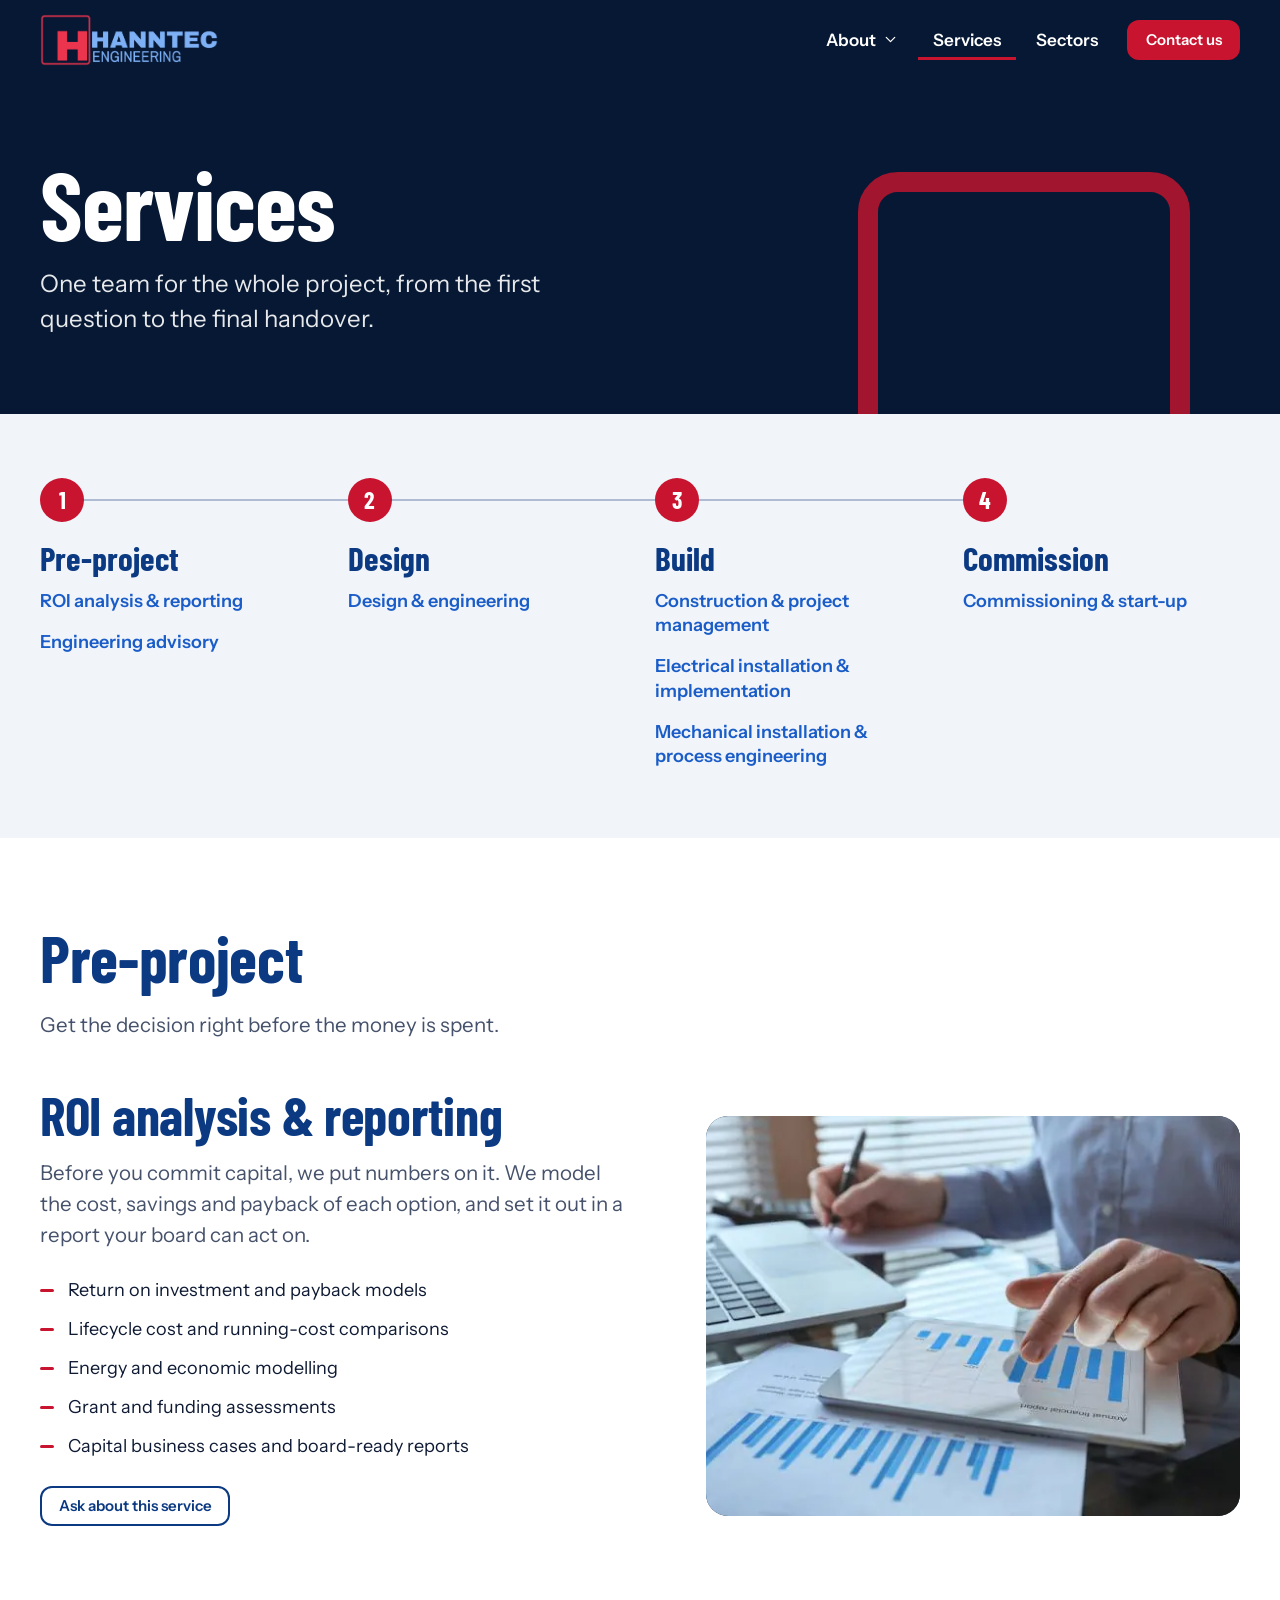
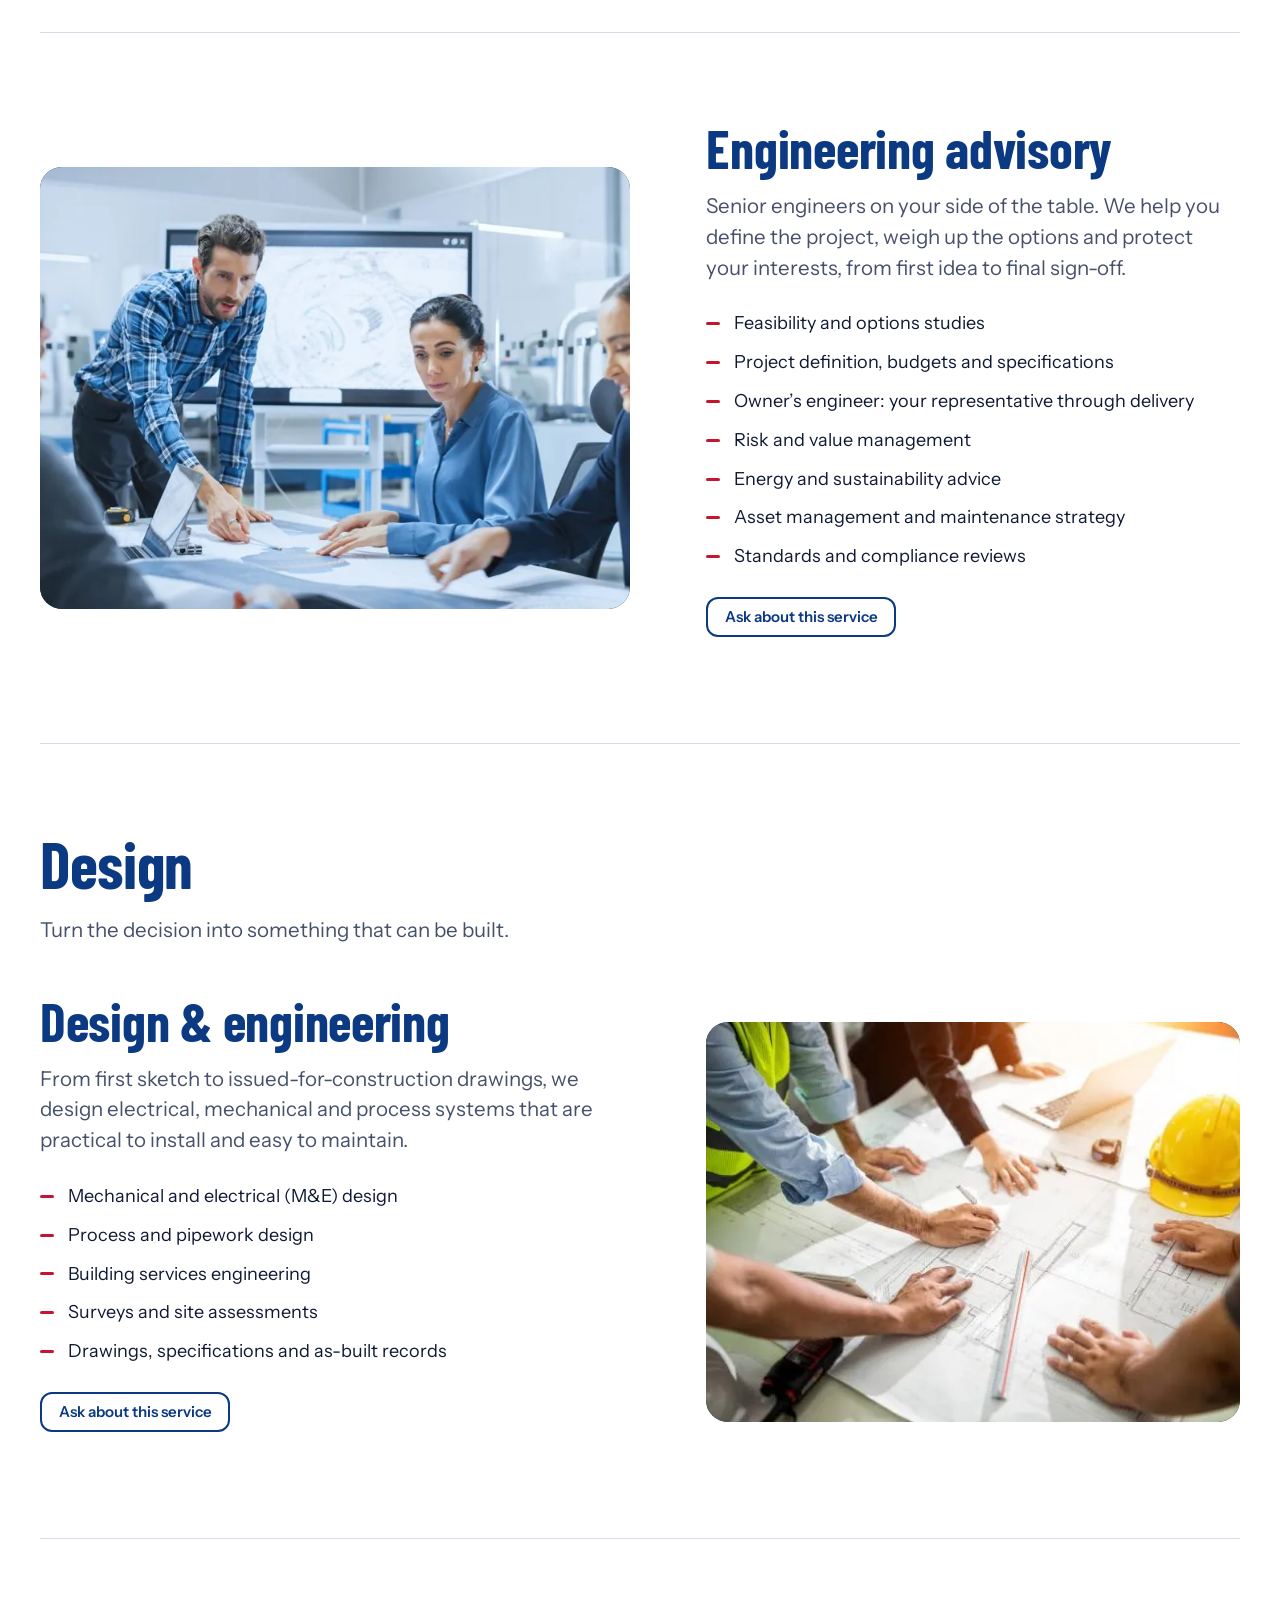
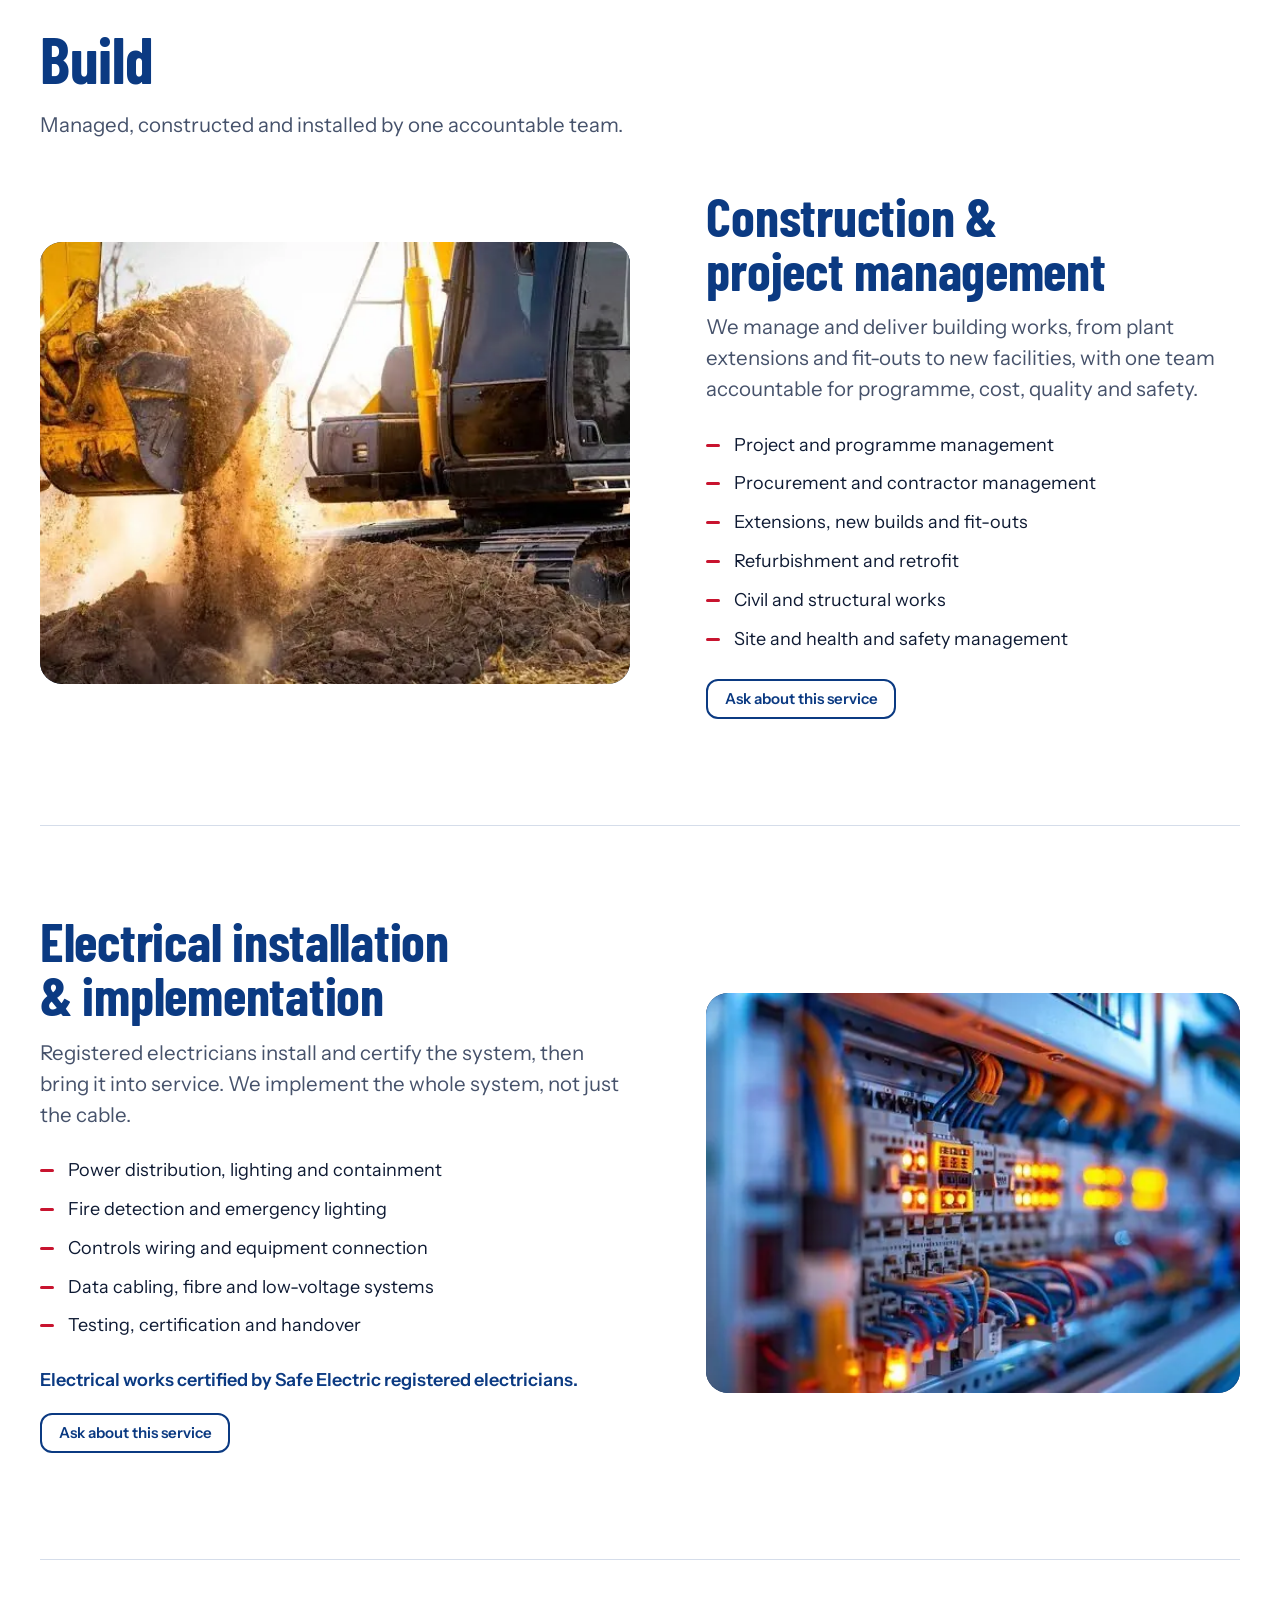
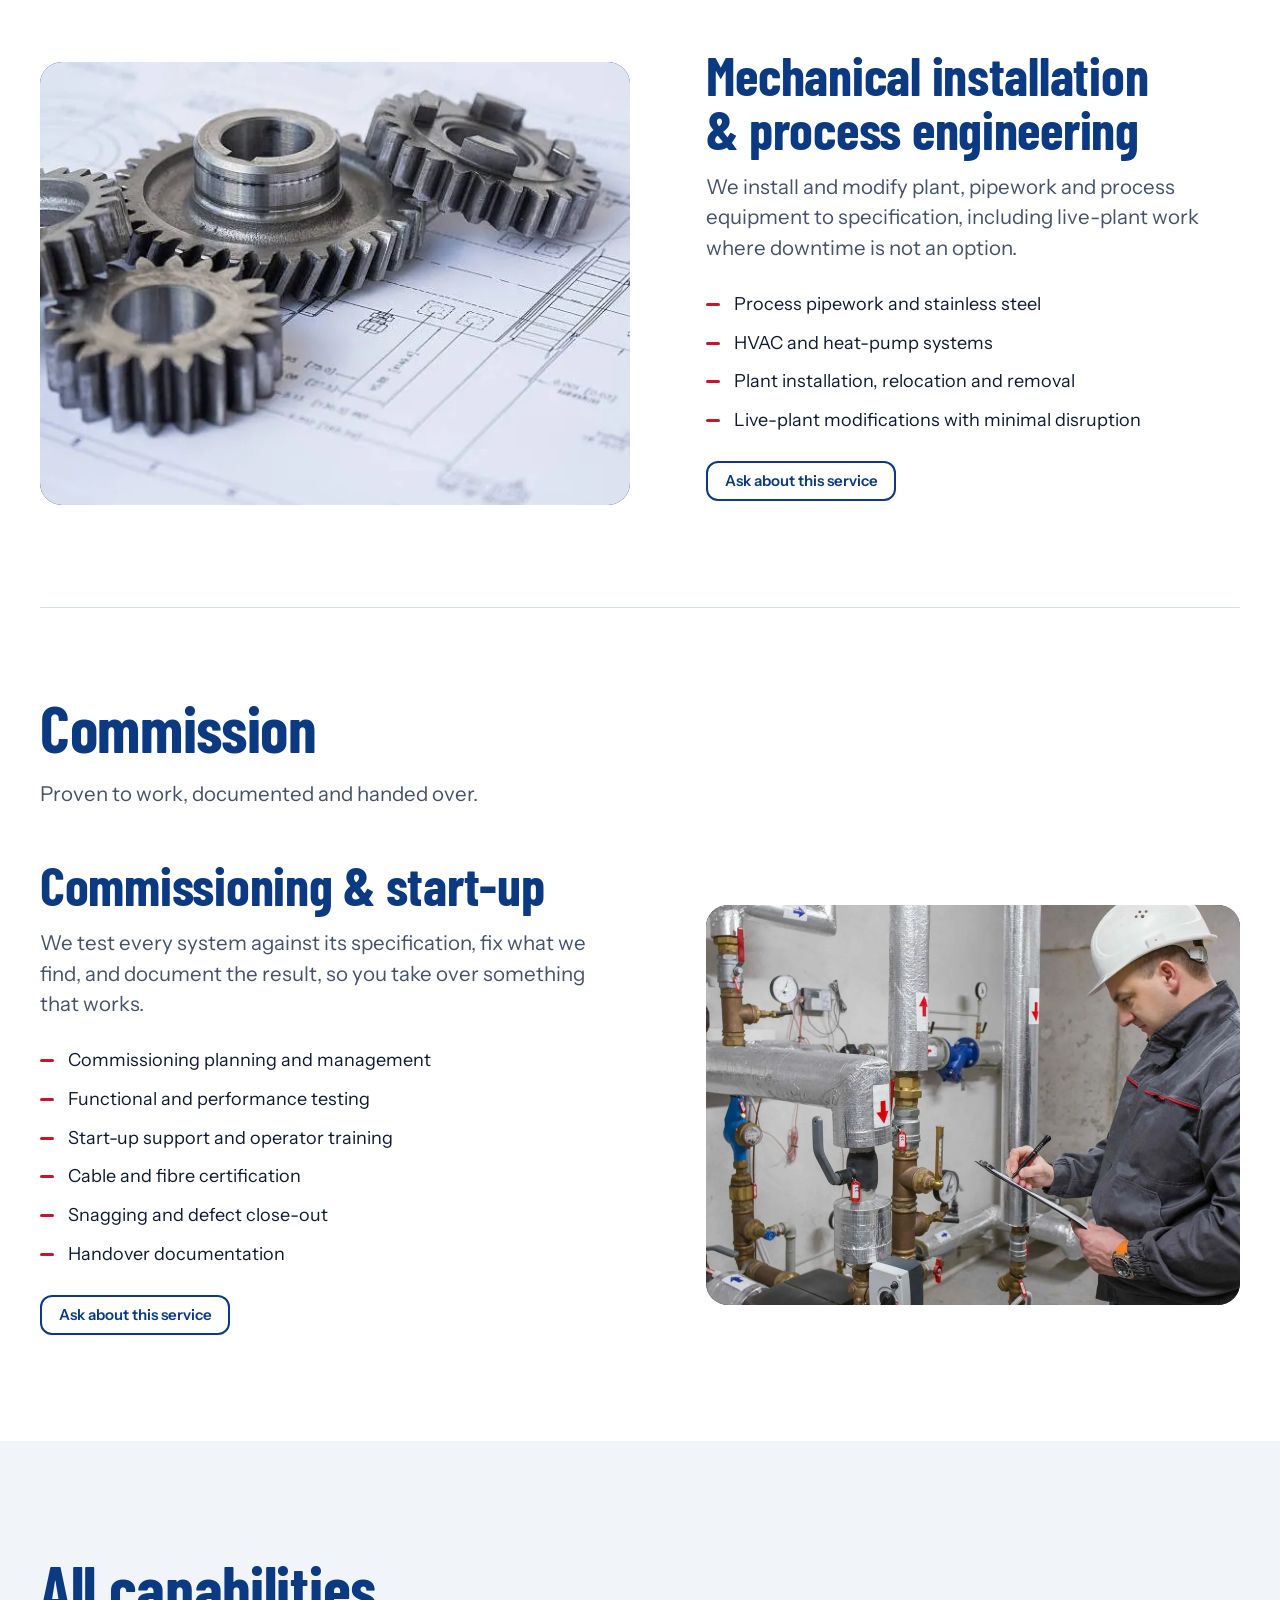
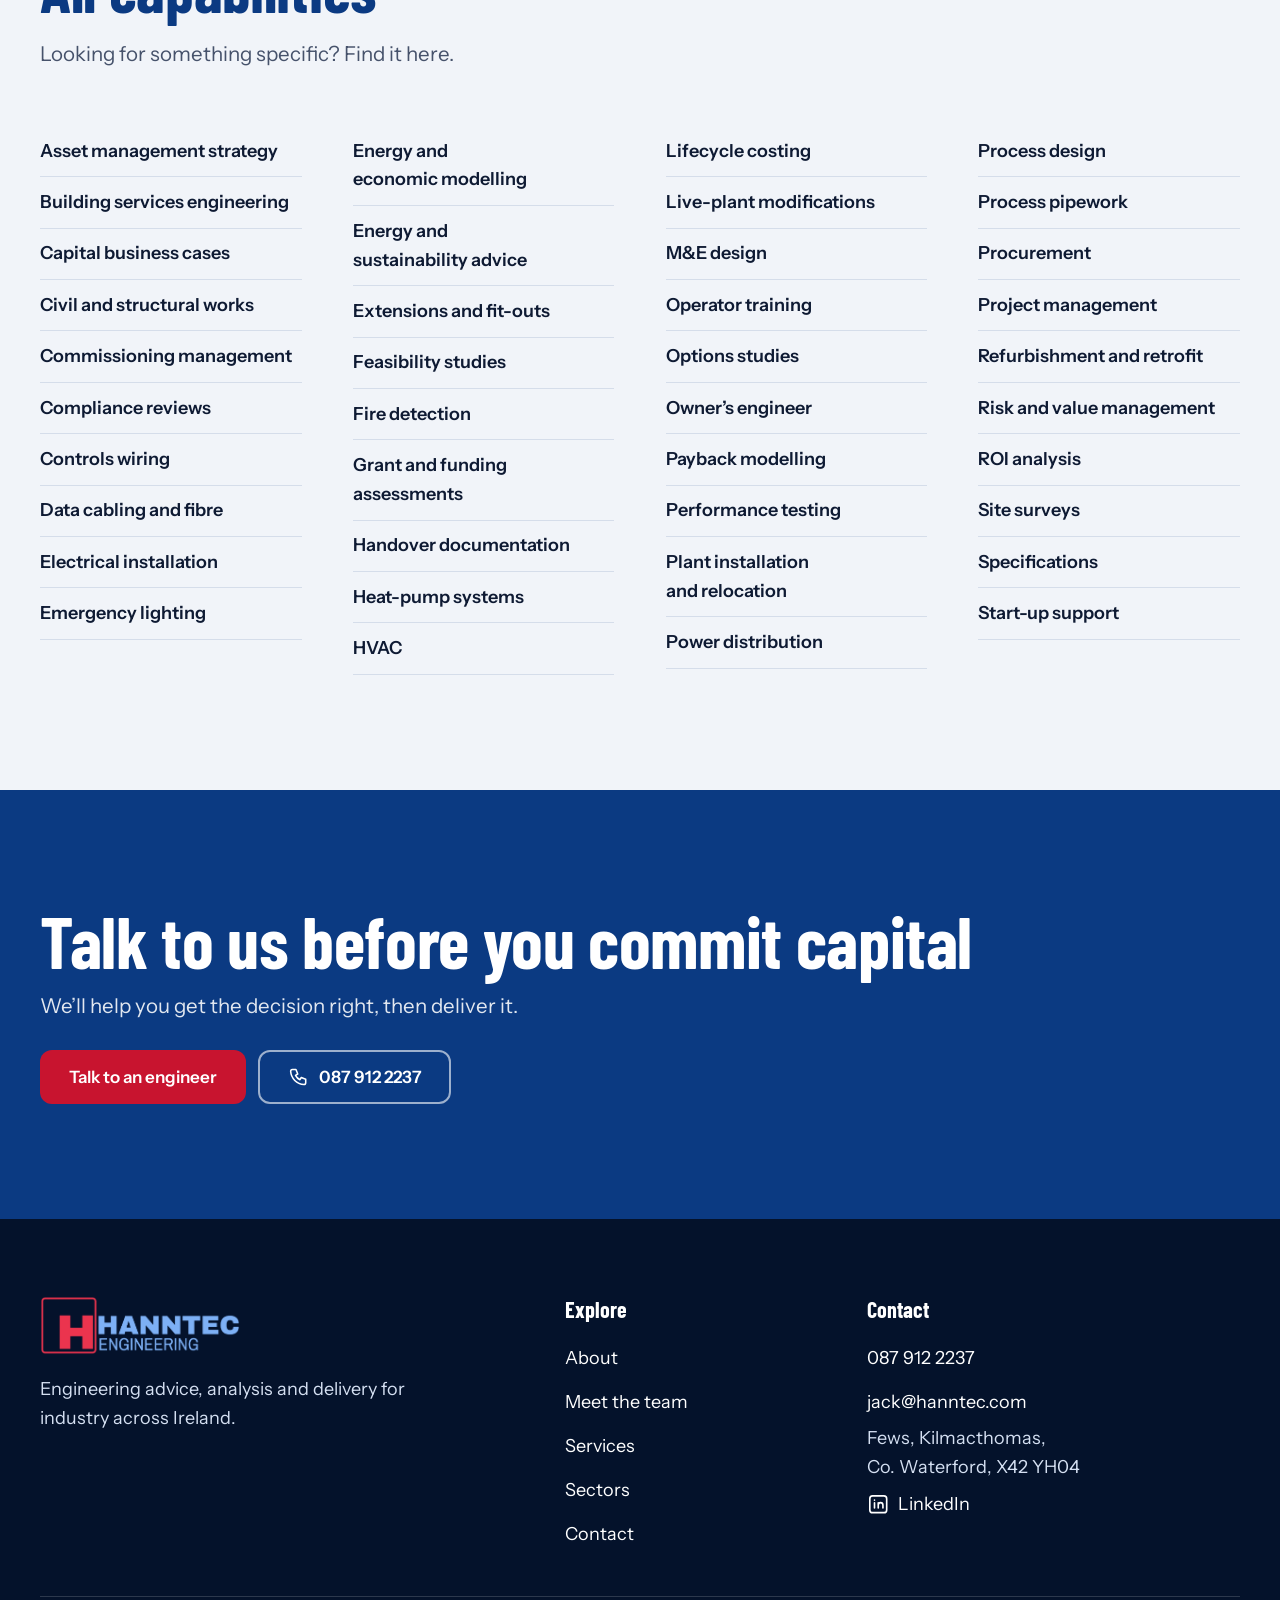
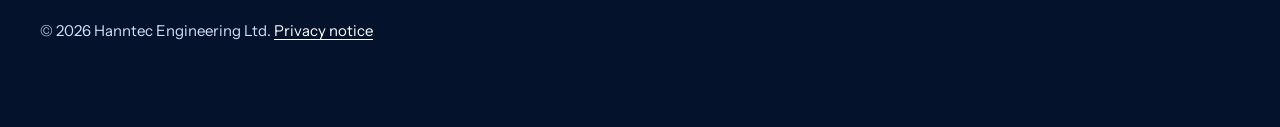
<file: services.html>
<!doctype html>
<html lang="en-IE">
<head>
<meta charset="utf-8">
<meta name="viewport" content="width=device-width, initial-scale=1">
<title>Services | Hanntec Engineering</title>
<meta name="description" content="ROI analysis and reporting, engineering advisory, design and engineering, construction and project management, electrical and mechanical installation, and commissioning from Hanntec Engineering.">
<meta name="theme-color" content="#061833">
<meta property="og:title" content="Services | Hanntec Engineering">
<meta property="og:description" content="ROI analysis and reporting, engineering advisory, design and engineering, construction and project management, electrical and mechanical installation, and commissioning from Hanntec Engineering.">
<meta property="og:type" content="website">
<meta property="og:url" content="https://www.hanntec.com/services.html">
<meta property="og:image" content="https://www.hanntec.com/assets/img/share.jpg">
<meta property="og:image:width" content="1200">
<meta property="og:image:height" content="630">
<meta name="twitter:card" content="summary_large_image">
<link rel="canonical" href="https://www.hanntec.com/services.html">
<link rel="icon" type="image/png" href="assets/img/favicon.png">
<link rel="stylesheet" href="assets/css/styles.css">
</head>
<body class="page-services">
<a class="skip" href="#main">Skip to main content</a>
<header class="site-header" data-header>
  <div class="wrap header-row">
    <a class="brand" href="index.html" aria-label="Hanntec Engineering home"><img class="brand__light" src="assets/img/logo-on-dark.png" alt="" width="423" height="125"><img class="brand__dark" src="assets/img/logo.png" alt="Hanntec Engineering" width="423" height="125"></a>
    <button class="nav-toggle" type="button" aria-expanded="false" aria-controls="site-nav"><span class="sr-only">Menu</span><svg class="icon icon--open" viewBox="0 0 24 24" aria-hidden="true" focusable="false" fill="none" stroke="currentColor" stroke-width="1.75" stroke-linecap="round" stroke-linejoin="round"><path d="M4 7h16M4 12h16M4 17h16"/></svg><svg class="icon icon--close" viewBox="0 0 24 24" aria-hidden="true" focusable="false" fill="none" stroke="currentColor" stroke-width="1.75" stroke-linecap="round" stroke-linejoin="round"><path d="M6 6l12 12M18 6 6 18"/></svg></button>
    <nav id="site-nav" class="nav" aria-label="Primary">
      <div class="has-menu">
        <button class="nav__link nav__link--menu" type="button" aria-expanded="false" aria-controls="menu-about">About <svg class="icon icon--sm" viewBox="0 0 24 24" aria-hidden="true" focusable="false" fill="none" stroke="currentColor" stroke-width="1.75" stroke-linecap="round" stroke-linejoin="round"><path d="M6 9l6 6 6-6"/></svg></button>
        <div class="menu" id="menu-about">
          <a href="about.html">About Hanntec</a>
          <a href="about.html#team">Meet the team</a>
          <a href="about.html#values">Core values</a>
        </div>
      </div>
      <a class="nav__link" href="services.html" aria-current="page">Services</a>
      
      <a class="nav__link" href="sectors.html">Sectors</a>
      <a class="btn btn--red btn--sm" href="contact.html">Contact us</a>
    </nav>
  </div>
</header>
<main id="main">
<section class="page-hero">
  <div class="wrap">
    <h1 class="page-hero__title">Services</h1>
    <p class="page-hero__lead">One team for the whole project, from the first question to the final handover.</p>
  </div>
</section>

<section class="section section--sheet section--tight">
  <div class="wrap">
    <h2 class="sr-only">Project lifecycle</h2>
    <ol class="steps steps--four">
      <li>
        <span class="steps__n" aria-hidden="true">1</span>
        <h3><a href="#phase-pre-project">Pre-project</a></h3>
        <p class="steps__links">
          <a href="#roi">ROI analysis &amp; reporting</a>
          <a href="#advisory">Engineering advisory</a>
        </p>
      </li>
      <li>
        <span class="steps__n" aria-hidden="true">2</span>
        <h3><a href="#phase-design">Design</a></h3>
        <p class="steps__links">
          <a href="#design">Design &amp; engineering</a>
        </p>
      </li>
      <li>
        <span class="steps__n" aria-hidden="true">3</span>
        <h3><a href="#phase-build">Build</a></h3>
        <p class="steps__links">
          <a href="#construction">Construction &amp; project management</a>
          <a href="#electrical">Electrical installation &amp; implementation</a>
          <a href="#mechanical">Mechanical installation &amp; process engineering</a>
        </p>
      </li>
      <li>
        <span class="steps__n" aria-hidden="true">4</span>
        <h3><a href="#phase-commission">Commission</a></h3>
        <p class="steps__links">
          <a href="#commissioning">Commissioning &amp; start-up</a>
        </p>
      </li>
    </ol>
  </div>
</section>

<div class="wrap services">
  <div class="services__group" id="phase-pre-project">
    <h2 class="h-display">Pre-project</h2>
    <p class="lead">Get the decision right before the money is spent.</p>
  </div>
  <section class="service" id="roi">
    <div class="service__text">
      <h3 class="h-display h-display--md">ROI analysis &amp; reporting</h3>
      <p class="lead">Before you commit capital, we put numbers on it. We model the cost, savings and payback of each option, and set it out in a report your board can act on.</p>
      <ul class="dashes">
        <li>Return on investment and payback models</li>
        <li>Lifecycle cost and running-cost comparisons</li>
        <li>Energy and economic modelling</li>
        <li>Grant and funding assessments</li>
        <li>Capital business cases and board-ready reports</li>
      </ul>
      
      <p><a class="btn btn--outline btn--sm" href="contact.html?service=roi#enquiry">Ask about this service</a></p>
    </div>
    <div class="service__media"><div class="media ">
  <svg class="media__icon" viewBox="0 0 24 24" aria-hidden="true" focusable="false" fill="none" stroke="currentColor" stroke-width="1.75" stroke-linecap="round" stroke-linejoin="round"><path d="M3 20.5h18M4.5 16l5-5 3.5 3L20 7M15.5 7H20v4.5"/></svg>
  <picture><source srcset="assets/img/services/roi.webp" type="image/webp"><img class="cover" src="assets/img/services/roi.jpg" alt="Hand pointing at bar charts in a financial report on a tablet" loading="lazy" onerror="this.parentNode.remove()"></picture>
  
</div></div>
  </section>
  <section class="service service--flip" id="advisory">
    <div class="service__text">
      <h3 class="h-display h-display--md">Engineering advisory</h3>
      <p class="lead">Senior engineers on your side of the table. We help you define the project, weigh up the options and protect your interests, from first idea to final sign-off.</p>
      <ul class="dashes">
        <li>Feasibility and options studies</li>
        <li>Project definition, budgets and specifications</li>
        <li>Owner’s engineer: your representative through delivery</li>
        <li>Risk and value management</li>
        <li>Energy and sustainability advice</li>
        <li>Asset management and maintenance strategy</li>
        <li>Standards and compliance reviews</li>
      </ul>
      
      <p><a class="btn btn--outline btn--sm" href="contact.html?service=advisory#enquiry">Ask about this service</a></p>
    </div>
    <div class="service__media"><div class="media ">
  <svg class="media__icon" viewBox="0 0 24 24" aria-hidden="true" focusable="false" fill="none" stroke="currentColor" stroke-width="1.75" stroke-linecap="round" stroke-linejoin="round"><circle cx="12" cy="12" r="9"/><path d="m15.6 8.4-2.1 5.1-5.1 2.1 2.1-5.1z"/></svg>
  <picture><source srcset="assets/img/services/advisory.webp" type="image/webp"><img class="cover" src="assets/img/services/advisory.jpg" alt="Engineers reviewing technical drawings together around a table" loading="lazy" onerror="this.parentNode.remove()"></picture>
  
</div></div>
  </section>
  <div class="services__group services__group--ruled" id="phase-design">
    <h2 class="h-display">Design</h2>
    <p class="lead">Turn the decision into something that can be built.</p>
  </div>
  <section class="service" id="design">
    <div class="service__text">
      <h3 class="h-display h-display--md">Design &amp; engineering</h3>
      <p class="lead">From first sketch to issued-for-construction drawings, we design electrical, mechanical and process systems that are practical to install and easy to maintain.</p>
      <ul class="dashes">
        <li>Mechanical and electrical (M&amp;E) design</li>
        <li>Process and pipework design</li>
        <li>Building services engineering</li>
        <li>Surveys and site assessments</li>
        <li>Drawings, specifications and as-built records</li>
      </ul>
      
      
      <p><a class="btn btn--outline btn--sm" href="contact.html?service=design#enquiry">Ask about this service</a></p>
    </div>
    <div class="service__media"><div class="media ">
  <svg class="media__icon" viewBox="0 0 24 24" aria-hidden="true" focusable="false" fill="none" stroke="currentColor" stroke-width="1.75" stroke-linecap="round" stroke-linejoin="round"><circle cx="12" cy="4.6" r="1.6"/><path d="M12 6.2 6 20M12 6.2 18 20M8.6 14h6.8"/></svg>
  <picture><source srcset="assets/img/services/design.webp" type="image/webp"><img class="cover" src="assets/img/services/design.jpg" alt="Engineers marking up building drawings on a table" loading="lazy" onerror="this.parentNode.remove()"></picture>
  
</div></div>
  </section>
  <div class="services__group services__group--ruled" id="phase-build">
    <h2 class="h-display">Build</h2>
    <p class="lead">Managed, constructed and installed by one accountable team.</p>
  </div>
  <section class="service service--flip" id="construction">
    <div class="service__text">
      <h3 class="h-display h-display--md">Construction &amp; project management</h3>
      <p class="lead">We manage and deliver building works, from plant extensions and fit-outs to new facilities, with one team accountable for programme, cost, quality and safety.</p>
      <ul class="dashes">
        <li>Project and programme management</li>
        <li>Procurement and contractor management</li>
        <li>Extensions, new builds and fit-outs</li>
        <li>Refurbishment and retrofit</li>
        <li>Civil and structural works</li>
        <li>Site and health and safety management</li>
      </ul>
      
      <p><a class="btn btn--outline btn--sm" href="contact.html?service=construction#enquiry">Ask about this service</a></p>
    </div>
    <div class="service__media"><div class="media ">
  <svg class="media__icon" viewBox="0 0 24 24" aria-hidden="true" focusable="false" fill="none" stroke="currentColor" stroke-width="1.75" stroke-linecap="round" stroke-linejoin="round"><path d="M4.5 16a7.5 7.5 0 0 1 15 0M3 16h18v3H3zM12 8.5V16"/></svg>
  <picture><source srcset="assets/img/services/construction.webp" type="image/webp"><img class="cover" src="assets/img/services/construction.jpg" alt="Excavator bucket tipping soil on a building site" loading="lazy" onerror="this.parentNode.remove()"></picture>
  
</div></div>
  </section>
  <section class="service" id="electrical">
    <div class="service__text">
      <h3 class="h-display h-display--md">Electrical installation &amp; implementation</h3>
      <p class="lead">Registered electricians install and certify the system, then bring it into service. We implement the whole system, not just the cable.</p>
      <ul class="dashes">
        <li>Power distribution, lighting and containment</li>
        <li>Fire detection and emergency lighting</li>
        <li>Controls wiring and equipment connection</li>
        <li>Data cabling, fibre and low-voltage systems</li>
        <li>Testing, certification and handover</li>
      </ul>
      <p class="service__note">Electrical works certified by Safe Electric registered electricians.</p>
      
      <p><a class="btn btn--outline btn--sm" href="contact.html?service=electrical#enquiry">Ask about this service</a></p>
    </div>
    <div class="service__media"><div class="media ">
  <svg class="media__icon" viewBox="0 0 24 24" aria-hidden="true" focusable="false" fill="none" stroke="currentColor" stroke-width="1.75" stroke-linecap="round" stroke-linejoin="round"><path d="M13 2 4 14h6l-1 8 9-12h-6z"/></svg>
  <picture><source srcset="assets/img/services/electrical.webp" type="image/webp"><img class="cover" src="assets/img/services/electrical.jpg" alt="Close-up of a wired electrical control panel" loading="lazy" onerror="this.parentNode.remove()"></picture>
  
</div></div>
  </section>
  <section class="service service--flip" id="mechanical">
    <div class="service__text">
      <h3 class="h-display h-display--md">Mechanical installation &amp; process engineering</h3>
      <p class="lead">We install and modify plant, pipework and process equipment to specification, including live-plant work where downtime is not an option.</p>
      <ul class="dashes">
        <li>Process pipework and stainless steel</li>
        <li>HVAC and heat-pump systems</li>
        <li>Plant installation, relocation and removal</li>
        <li>Live-plant modifications with minimal disruption</li>
      </ul>
      
      
      <p><a class="btn btn--outline btn--sm" href="contact.html?service=mechanical#enquiry">Ask about this service</a></p>
    </div>
    <div class="service__media"><div class="media ">
  <svg class="media__icon" viewBox="0 0 24 24" aria-hidden="true" focusable="false" fill="none" stroke="currentColor" stroke-width="1.75" stroke-linecap="round" stroke-linejoin="round"><circle cx="12" cy="12" r="6.2"/><circle cx="12" cy="12" r="2.4"/><path d="M12 3v2.8M12 18.2V21M3 12h2.8M18.2 12H21M5.6 5.6l2 2M16.4 16.4l2 2M18.4 5.6l-2 2M7.6 16.4l-2 2"/></svg>
  <picture><source srcset="assets/img/services/mechanical.webp" type="image/webp"><img class="cover" src="assets/img/services/mechanical.jpg" alt="Steel gears resting on an engineering drawing" loading="lazy" onerror="this.parentNode.remove()"></picture>
  
</div></div>
  </section>
  <div class="services__group services__group--ruled" id="phase-commission">
    <h2 class="h-display">Commission</h2>
    <p class="lead">Proven to work, documented and handed over.</p>
  </div>
  <section class="service" id="commissioning">
    <div class="service__text">
      <h3 class="h-display h-display--md">Commissioning &amp; start-up</h3>
      <p class="lead">We test every system against its specification, fix what we find, and document the result, so you take over something that works.</p>
      <ul class="dashes">
        <li>Commissioning planning and management</li>
        <li>Functional and performance testing</li>
        <li>Start-up support and operator training</li>
        <li>Cable and fibre certification</li>
        <li>Snagging and defect close-out</li>
        <li>Handover documentation</li>
      </ul>
      
      
      <p><a class="btn btn--outline btn--sm" href="contact.html?service=commissioning#enquiry">Ask about this service</a></p>
    </div>
    <div class="service__media"><div class="media ">
  <svg class="media__icon" viewBox="0 0 24 24" aria-hidden="true" focusable="false" fill="none" stroke="currentColor" stroke-width="1.75" stroke-linecap="round" stroke-linejoin="round"><path d="M4 17a8 8 0 0 1 16 0M12 17l4.5-5.5M3 20.5h18"/><circle cx="12" cy="17" r="1.2"/></svg>
  <picture><source srcset="assets/img/services/commissioning.webp" type="image/webp"><img class="cover" src="assets/img/services/commissioning.jpg" alt="Engineer checking plant-room pipework against a clipboard" loading="lazy" onerror="this.parentNode.remove()"></picture>
  
</div></div>
  </section>
</div>

<section class="section section--sheet" id="capabilities">
  <div class="wrap">
    <div class="section__head">
      <h2 class="h-display">All capabilities</h2>
      <p class="lead">Looking for something specific? Find it here.</p>
    </div>
    <ul class="cap-index">
      <li><a href="#advisory">Asset management strategy</a></li>
      <li><a href="#design">Building services engineering</a></li>
      <li><a href="#roi">Capital business cases</a></li>
      <li><a href="#construction">Civil and structural works</a></li>
      <li><a href="#commissioning">Commissioning management</a></li>
      <li><a href="#advisory">Compliance reviews</a></li>
      <li><a href="#electrical">Controls wiring</a></li>
      <li><a href="#electrical">Data cabling and fibre</a></li>
      <li><a href="#electrical">Electrical installation</a></li>
      <li><a href="#electrical">Emergency lighting</a></li>
      <li><a href="#roi">Energy and economic modelling</a></li>
      <li><a href="#advisory">Energy and sustainability advice</a></li>
      <li><a href="#construction">Extensions and fit-outs</a></li>
      <li><a href="#advisory">Feasibility studies</a></li>
      <li><a href="#electrical">Fire detection</a></li>
      <li><a href="#roi">Grant and funding assessments</a></li>
      <li><a href="#commissioning">Handover documentation</a></li>
      <li><a href="#mechanical">Heat-pump systems</a></li>
      <li><a href="#mechanical">HVAC</a></li>
      <li><a href="#roi">Lifecycle costing</a></li>
      <li><a href="#mechanical">Live-plant modifications</a></li>
      <li><a href="#design">M&amp;E design</a></li>
      <li><a href="#commissioning">Operator training</a></li>
      <li><a href="#advisory">Options studies</a></li>
      <li><a href="#advisory">Owner’s engineer</a></li>
      <li><a href="#roi">Payback modelling</a></li>
      <li><a href="#commissioning">Performance testing</a></li>
      <li><a href="#mechanical">Plant installation and relocation</a></li>
      <li><a href="#electrical">Power distribution</a></li>
      <li><a href="#design">Process design</a></li>
      <li><a href="#mechanical">Process pipework</a></li>
      <li><a href="#construction">Procurement</a></li>
      <li><a href="#construction">Project management</a></li>
      <li><a href="#construction">Refurbishment and retrofit</a></li>
      <li><a href="#advisory">Risk and value management</a></li>
      <li><a href="#roi">ROI analysis</a></li>
      <li><a href="#design">Site surveys</a></li>
      <li><a href="#design">Specifications</a></li>
      <li><a href="#commissioning">Start-up support</a></li>
    </ul>
    </div>
</section>

<section class="section section--blue cta">
  <div class="wrap cta__grid">
    <div>
      <h2 class="h-display h-display--lg">Talk to us before you commit capital</h2>
      <p class="lead">We’ll help you get the decision right, then deliver it.</p>
    </div>
    <div class="actions">
      <a class="btn btn--red" href="contact.html">Talk to an engineer</a>
      <a class="btn btn--ghost" href="tel:+353879122237"><svg class="icon" viewBox="0 0 24 24" aria-hidden="true" focusable="false" fill="none" stroke="currentColor" stroke-width="1.75" stroke-linecap="round" stroke-linejoin="round"><path d="M5 4h4l2 5-2.5 1.5a11 11 0 0 0 5 5L15 13l5 2v4a2 2 0 0 1-2 2A16 16 0 0 1 3 6a2 2 0 0 1 2-2z"/></svg>087 912 2237</a>
    </div>
  </div>
</section>
</main>
<footer class="site-footer">
  <div class="wrap footer-grid">
    <div class="footer-brand">
      <a href="index.html" aria-label="Hanntec Engineering home"><img src="assets/img/logo-on-dark.png" alt="Hanntec Engineering" width="423" height="125"></a>
      <p>Engineering advice, analysis and delivery for industry across Ireland.</p>
    </div>
    <div>
      <h2 class="footer-h">Explore</h2>
      <ul class="footer-list">
        <li><a href="about.html">About</a></li>
        <li><a href="about.html#team">Meet the team</a></li>
        <li><a href="services.html">Services</a></li>
        
        <li><a href="sectors.html">Sectors</a></li>
        <li><a href="contact.html">Contact</a></li>
      </ul>
    </div>
    <div>
      <h2 class="footer-h">Contact</h2>
      <ul class="footer-list">
        <li><a href="tel:+353879122237">087 912 2237</a></li>
        <li><a href="mailto:jack@hanntec.com">jack@hanntec.com</a></li>
        <li>Fews, Kilmacthomas,<br>Co. Waterford, X42 YH04</li>
        <li><a class="footer-social" href="https://www.linkedin.com/company/hanntec-engineering/" rel="noopener" target="_blank"><svg class="icon" viewBox="0 0 24 24" aria-hidden="true" focusable="false" fill="none" stroke="currentColor" stroke-width="1.75" stroke-linecap="round" stroke-linejoin="round"><rect x="3" y="3" width="18" height="18" rx="3"/><path d="M8 10.5V16M8 7.6v.1M12 16v-5.5M12 13c0-1.7 1-2.7 2.5-2.7S17 11.3 17 13v3"/></svg><span>LinkedIn</span></a></li>
      </ul>
    </div>
  </div>
  <div class="wrap footer-base">
    <p>&copy; <span data-year>2026</span> Hanntec Engineering Ltd. <a href="privacy.html">Privacy notice</a></p>
  </div>
</footer>
<script src="assets/js/site.js" defer></script>
</body>
</html>
</file>
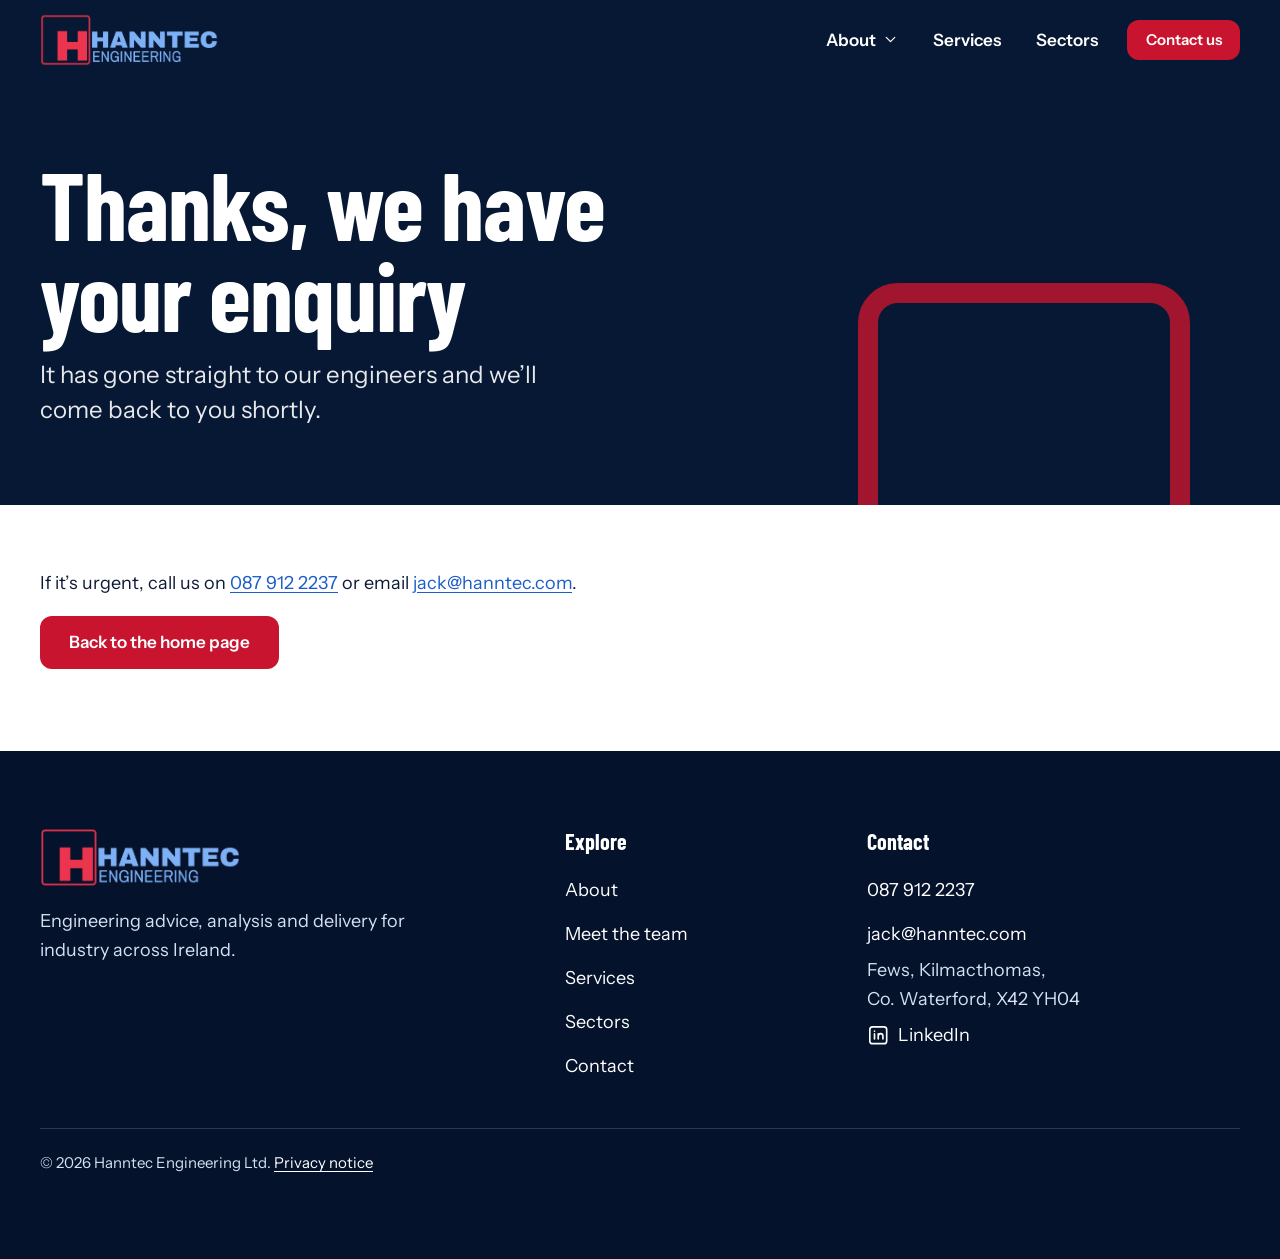
<file: thanks.html>
<!doctype html>
<html lang="en-IE">
<head>
<meta charset="utf-8">
<meta name="viewport" content="width=device-width, initial-scale=1">
<title>Thanks for your enquiry | Hanntec Engineering</title>
<meta name="description" content="Your enquiry has been sent to Hanntec Engineering.">
<meta name="theme-color" content="#061833">
<meta property="og:title" content="Thanks for your enquiry | Hanntec Engineering">
<meta property="og:description" content="Your enquiry has been sent to Hanntec Engineering.">
<meta property="og:type" content="website">
<meta property="og:url" content="https://www.hanntec.com/thanks.html">
<meta property="og:image" content="https://www.hanntec.com/assets/img/share.jpg">
<meta property="og:image:width" content="1200">
<meta property="og:image:height" content="630">
<meta name="twitter:card" content="summary_large_image">
<meta name="robots" content="noindex">
<link rel="icon" type="image/png" href="assets/img/favicon.png">
<link rel="stylesheet" href="assets/css/styles.css">
</head>
<body class="page-contact">
<a class="skip" href="#main">Skip to main content</a>
<header class="site-header" data-header>
  <div class="wrap header-row">
    <a class="brand" href="index.html" aria-label="Hanntec Engineering home"><img class="brand__light" src="assets/img/logo-on-dark.png" alt="" width="423" height="125"><img class="brand__dark" src="assets/img/logo.png" alt="Hanntec Engineering" width="423" height="125"></a>
    <button class="nav-toggle" type="button" aria-expanded="false" aria-controls="site-nav"><span class="sr-only">Menu</span><svg class="icon icon--open" viewBox="0 0 24 24" aria-hidden="true" focusable="false" fill="none" stroke="currentColor" stroke-width="1.75" stroke-linecap="round" stroke-linejoin="round"><path d="M4 7h16M4 12h16M4 17h16"/></svg><svg class="icon icon--close" viewBox="0 0 24 24" aria-hidden="true" focusable="false" fill="none" stroke="currentColor" stroke-width="1.75" stroke-linecap="round" stroke-linejoin="round"><path d="M6 6l12 12M18 6 6 18"/></svg></button>
    <nav id="site-nav" class="nav" aria-label="Primary">
      <div class="has-menu">
        <button class="nav__link nav__link--menu" type="button" aria-expanded="false" aria-controls="menu-about">About <svg class="icon icon--sm" viewBox="0 0 24 24" aria-hidden="true" focusable="false" fill="none" stroke="currentColor" stroke-width="1.75" stroke-linecap="round" stroke-linejoin="round"><path d="M6 9l6 6 6-6"/></svg></button>
        <div class="menu" id="menu-about">
          <a href="about.html">About Hanntec</a>
          <a href="about.html#team">Meet the team</a>
          <a href="about.html#values">Core values</a>
        </div>
      </div>
      <a class="nav__link" href="services.html">Services</a>
      
      <a class="nav__link" href="sectors.html">Sectors</a>
      <a class="btn btn--red btn--sm" href="contact.html" aria-current="page">Contact us</a>
    </nav>
  </div>
</header>
<main id="main">
<section class="page-hero">
  <div class="wrap">
    <h1 class="page-hero__title">Thanks, we have your enquiry</h1>
    <p class="page-hero__lead">It has gone straight to our engineers and we’ll come back to you shortly.</p>
  </div>
</section>
<section class="section section--tight">
  <div class="wrap prose prose--page">
    <p>If it’s urgent, call us on <a href="tel:+353879122237">087 912 2237</a> or email <a href="mailto:jack@hanntec.com">jack@hanntec.com</a>.</p>
    <p><a class="btn btn--red" href="index.html">Back to the home page</a></p>
  </div>
</section>
</main>
<footer class="site-footer">
  <div class="wrap footer-grid">
    <div class="footer-brand">
      <a href="index.html" aria-label="Hanntec Engineering home"><img src="assets/img/logo-on-dark.png" alt="Hanntec Engineering" width="423" height="125"></a>
      <p>Engineering advice, analysis and delivery for industry across Ireland.</p>
    </div>
    <div>
      <h2 class="footer-h">Explore</h2>
      <ul class="footer-list">
        <li><a href="about.html">About</a></li>
        <li><a href="about.html#team">Meet the team</a></li>
        <li><a href="services.html">Services</a></li>
        
        <li><a href="sectors.html">Sectors</a></li>
        <li><a href="contact.html">Contact</a></li>
      </ul>
    </div>
    <div>
      <h2 class="footer-h">Contact</h2>
      <ul class="footer-list">
        <li><a href="tel:+353879122237">087 912 2237</a></li>
        <li><a href="mailto:jack@hanntec.com">jack@hanntec.com</a></li>
        <li>Fews, Kilmacthomas,<br>Co. Waterford, X42 YH04</li>
        <li><a class="footer-social" href="https://www.linkedin.com/company/hanntec-engineering/" rel="noopener" target="_blank"><svg class="icon" viewBox="0 0 24 24" aria-hidden="true" focusable="false" fill="none" stroke="currentColor" stroke-width="1.75" stroke-linecap="round" stroke-linejoin="round"><rect x="3" y="3" width="18" height="18" rx="3"/><path d="M8 10.5V16M8 7.6v.1M12 16v-5.5M12 13c0-1.7 1-2.7 2.5-2.7S17 11.3 17 13v3"/></svg><span>LinkedIn</span></a></li>
      </ul>
    </div>
  </div>
  <div class="wrap footer-base">
    <p>&copy; <span data-year>2026</span> Hanntec Engineering Ltd. <a href="privacy.html">Privacy notice</a></p>
  </div>
</footer>
<script src="assets/js/site.js" defer></script>
</body>
</html>
</file>
<file: assets/css/styles.css>
/* Hanntec Engineering website
   Colours come from the logo. Edit the tokens below to retheme. */

@font-face { font-family: "Barlow Condensed"; src: url("../fonts/barlow-condensed-500.woff2") format("woff2"); font-weight: 500; font-display: swap; }
@font-face { font-family: "Barlow Condensed"; src: url("../fonts/barlow-condensed-600.woff2") format("woff2"); font-weight: 600; font-display: swap; }
@font-face { font-family: "Barlow Condensed"; src: url("../fonts/barlow-condensed-700.woff2") format("woff2"); font-weight: 700; font-display: swap; }
@font-face { font-family: "Instrument Sans"; src: url("../fonts/instrument-sans.woff2") format("woff2"); font-weight: 400 700; font-display: swap; }

:root {
  --navy-950: #04122B;    /* footer */
  --navy-900: #061833;    /* dark sections */
  --navy-800: #0A2550;    /* placeholder tiles */
  --blue: #0B3A82;        /* logo blue */
  --blue-600: #1A5DC8;    /* focus rings, links on light */
  --sky: #8DB8F7;         /* lines on dark */
  --red: #C8142F;         /* buttons and accents (logo red, brightened to read on dark) */
  --red-hover: #A50F26;
  --ink: #0E1A33;         /* body text */
  --muted: #46526B;       /* secondary text, 7.8:1 on white */
  --sheet: #F1F4F9;
  --line: #D5DDEA;
  --field: #AEBBD2;

  --r: 22px;
  --r-sm: 12px;
  --font-display: "Barlow Condensed", "Arial Narrow", system-ui, sans-serif;
  --font-body: "Instrument Sans", system-ui, -apple-system, "Segoe UI", Arial, sans-serif;
  --gutter: clamp(18px, 4vw, 40px);
  --header-h: 80px;
}

*, *::before, *::after { box-sizing: border-box; }
html { scroll-behavior: smooth; scroll-padding-top: calc(var(--header-h) + 12px); -webkit-text-size-adjust: 100%; }
body { margin: 0; font-family: var(--font-body); font-size: 1.125rem; line-height: 1.6; color: var(--ink); background: #fff; }
img, svg, video { max-width: 100%; }
img { height: auto; }
a { color: var(--blue-600); }
p { margin: 0 0 1em; }
h1, h2, h3 { margin: 0; }
ul, ol { margin: 0; padding: 0; list-style: none; }
button { font: inherit; }

:focus-visible { outline: 3px solid var(--blue-600); outline-offset: 3px; border-radius: 4px; }
.site-header:not(.is-solid) :focus-visible, .hero :focus-visible, .page-hero :focus-visible,
.section--dark :focus-visible, .section--blue :focus-visible, .site-footer :focus-visible { outline-color: #fff; }

.wrap { width: min(1240px, 100% - 2 * var(--gutter)); margin-inline: auto; }
.sr-only { position: absolute; width: 1px; height: 1px; overflow: hidden; clip: rect(0 0 0 0); white-space: nowrap; }
.skip { position: absolute; left: -9999px; top: 8px; z-index: 100; padding: .6em 1em; background: #fff; color: var(--blue); border-radius: 8px; }
.skip:focus { left: 8px; }

/* ---------- Type ---------- */
.h-display {
  margin-bottom: .3em;
  font: 700 clamp(2.5rem, 5vw, 4.25rem)/1 var(--font-display);
  letter-spacing: -.005em;
  color: var(--blue);
  text-wrap: balance;
}
.h-display--lg { font-size: clamp(2.5rem, 5.6vw, 4.75rem); }
.h-display--md { font-size: clamp(2.25rem, 4.2vw, 3.5rem); }
.h-display--sm { font-size: clamp(1.875rem, 3vw, 2.5rem); }
.lead { max-width: 52ch; font-size: clamp(1.1875rem, 1.6vw, 1.375rem); line-height: 1.5; color: var(--muted); }
.section--dark .h-display, .section--blue .h-display { color: #fff; }
.section--dark .lead, .section--blue .lead { color: rgba(255, 255, 255, .88); }

.textlink { display: inline-flex; align-items: center; gap: .35em; font-weight: 600; color: var(--blue-600); text-decoration: none; border-bottom: 2px solid transparent; }
.textlink:hover { border-color: currentColor; }
.textlink .icon { width: 1.1em; height: 1.1em; }

.icon { width: 1.25em; height: 1.25em; flex: none; }
.icon--sm { width: 1em; height: 1em; }
.icon--lg { width: 32px; height: 32px; }
.icon--xl { width: 48px; height: 48px; margin-bottom: 18px; color: var(--red); }

/* ---------- Buttons ---------- */
.btn {
  display: inline-flex; align-items: center; justify-content: center; gap: .6em;
  padding: .85em 1.6em; font: 600 1.0625rem/1.2 var(--font-body);
  text-decoration: none; border: 2px solid transparent; border-radius: var(--r-sm); cursor: pointer;
  transition: background-color .15s, color .15s, border-color .15s;
}
.btn--sm { padding: .6em 1.1em; font-size: .9375rem; }
.btn--red { background: var(--red); color: #fff; }
.btn--red:hover { background: var(--red-hover); }
.btn--outline { color: var(--blue); border-color: var(--blue); background: transparent; }
.btn--outline:hover { background: var(--blue); color: #fff; }
.btn--ghost { color: #fff; border-color: rgba(255, 255, 255, .6); }
.btn--ghost:hover { background: rgba(255, 255, 255, .14); border-color: #fff; }
.actions { display: flex; flex-wrap: wrap; gap: 12px; margin-top: 32px; }

/* ---------- Header (transparent over the dark hero, solid after scrolling) ---------- */
.site-header { position: fixed; inset: 0 0 auto 0; z-index: 50; color: #fff; transition: background-color .25s, color .25s, box-shadow .25s; }
.site-header.is-solid { color: var(--ink); background: #fff; box-shadow: 0 1px 0 var(--line); }
.header-row { display: flex; align-items: center; justify-content: space-between; gap: 16px; min-height: var(--header-h); }
.brand { display: block; line-height: 0; }
.brand img { display: block; width: 178px; height: auto; }
.brand__dark { display: none !important; }
.site-header.is-solid .brand__light { display: none; }
.site-header.is-solid .brand__dark { display: block !important; }

.nav { display: flex; align-items: center; gap: 4px; }
.nav__link {
  display: inline-flex; align-items: center; gap: .3em; padding: .55em .9em;
  font: 600 1.0625rem/1.2 var(--font-body); color: inherit; text-decoration: none;
  background: none; border: 0; border-radius: 10px; cursor: pointer;
}
.nav__link:hover, .has-menu.open > .nav__link { background: rgba(255, 255, 255, .14); }
.site-header.is-solid .nav__link:hover, .site-header.is-solid .has-menu.open > .nav__link { background: var(--sheet); }
.nav__link[aria-current="page"], .nav__link[data-current="true"] { box-shadow: inset 0 -3px 0 var(--red); border-radius: 10px 10px 0 0; }
.nav .btn { margin-left: 10px; }

.has-menu { position: relative; }
.menu {
  display: none; position: absolute; top: 100%; left: 0; min-width: 220px; padding: 8px;
  color: var(--ink); background: #fff; border-radius: 14px; box-shadow: 0 16px 40px rgba(4, 18, 43, .28);
}
.menu::before { content: ""; position: absolute; left: 0; right: 0; top: -10px; height: 10px; }
.has-menu.open .menu { display: block; }
@media (hover: hover) and (min-width: 901px) { .has-menu:hover .menu { display: block; } }
.menu a { display: block; padding: .6em .8em; font-weight: 600; color: var(--ink); text-decoration: none; border-radius: 8px; }
.menu a:hover { background: var(--sheet); }
.menu a[aria-current="page"] { color: var(--red); }

.nav-toggle { display: none; width: 48px; height: 48px; padding: 0; align-items: center; justify-content: center; color: inherit; background: none; border: 2px solid rgba(255, 255, 255, .5); border-radius: 12px; cursor: pointer; }
.site-header.is-solid .nav-toggle { border-color: var(--line); }
.nav-toggle .icon { width: 24px; height: 24px; }
.nav-toggle .icon--close { display: none; }
.nav-toggle[aria-expanded="true"] .icon--open { display: none; }
.nav-toggle[aria-expanded="true"] .icon--close { display: block; }

@media (max-width: 900px) {
  .nav-toggle { display: inline-flex; }
  .nav {
    display: none; position: absolute; top: 100%; left: 0; right: 0; flex-direction: column; align-items: stretch; gap: 0;
    padding: 8px var(--gutter) 22px; color: var(--ink); background: #fff; box-shadow: 0 18px 28px rgba(4, 18, 43, .2);
  }
  .nav.open { display: flex; }
  .nav__link { justify-content: space-between; padding: .85em .2em; font-size: 1.1875rem; border-bottom: 1px solid var(--line); border-radius: 0; }
  .nav__link[aria-current="page"] { color: var(--red); box-shadow: none; }
  .has-menu .menu { display: block; position: static; min-width: 0; padding: 0; box-shadow: none; }
  .has-menu .menu::before { display: none; }
  .nav__link--menu { display: none; }
  .menu a { padding: .85em .2em; font-size: 1.1875rem; border-bottom: 1px solid var(--line); border-radius: 0; }
  .nav .btn { margin: 18px 0 0; }
}

/* ---------- Sections ---------- */
.section { padding-block: clamp(64px, 9vw, 120px); }
.section--tight { padding-block: clamp(40px, 5vw, 72px); }
.section--sheet { background: var(--sheet); }
.section--dark { color: #fff; background: var(--navy-900); }
.section--blue { color: #fff; background: var(--blue); }
.section__head { max-width: 60ch; margin-bottom: clamp(32px, 5vw, 56px); }
.section__head .lead { margin: 0; }

.split { display: grid; grid-template-columns: minmax(0, 1fr) minmax(0, 1fr); gap: clamp(28px, 6vw, 88px); align-items: start; }
.split > .h-display { margin: 0; }
@media (max-width: 900px) { .split { grid-template-columns: minmax(0, 1fr); } }

.cover { position: absolute; inset: 0; z-index: 1; width: 100%; height: 100%; object-fit: cover; }

/* Placeholder surface used until a real photo is added */
.svc, .sec, .media, .person__photo { background-color: var(--navy-800); }

/* ---------- Hero ---------- */
.hero {
  position: relative; isolation: isolate; overflow: hidden; display: flex; align-items: center;
  min-height: max(700px, 100svh); padding: calc(var(--header-h) + 48px) 0 72px; color: #fff;
  background: var(--navy-900);
}
.hero::before {
  content: ""; position: absolute; inset: 0; z-index: -1; pointer-events: none;
  background-image: linear-gradient(rgba(141, 184, 247, .06) 1px, transparent 1px), linear-gradient(90deg, rgba(141, 184, 247, .06) 1px, transparent 1px);
  background-size: 56px 56px;
  -webkit-mask-image: linear-gradient(to bottom, #000, transparent 85%);
  mask-image: linear-gradient(to bottom, #000, transparent 85%);
}
/* Video hero: poster first, the looping video fades in over it once it plays (see site.js) */
.hero__media { position: absolute; inset: 0; z-index: -2; background: var(--navy-900); }
.hero__poster, .hero__video { position: absolute; inset: 0; width: 100%; height: 100%; object-fit: cover; object-position: 62% 50%; }
.hero__video { opacity: 0; transition: opacity .8s ease; }
.hero__video.is-playing { opacity: 1; }
/* navy wash: strongest behind the headline on the left and under the header at the top */
.hero__media::after {
  content: ""; position: absolute; inset: 0;
  background:
    linear-gradient(to bottom, rgba(6, 24, 51, .7) 0, rgba(6, 24, 51, 0) 26%),
    linear-gradient(90deg, rgba(6, 24, 51, .92) 0%, rgba(6, 24, 51, .8) 38%, rgba(6, 24, 51, .38) 72%, rgba(6, 24, 51, .22) 100%);
}
.hero--video::before { display: none; }
.hero--video .hero__lead { color: #fff; }
.hero__toggle {
  position: absolute; right: var(--gutter); bottom: 24px; display: grid; place-items: center;
  width: 44px; height: 44px; border: 1px solid rgba(255, 255, 255, .45); border-radius: 50%;
  background: rgba(6, 24, 51, .55); color: #fff; cursor: pointer; transition: background .2s ease, border-color .2s ease;
}
.hero__toggle[hidden] { display: none; }
.hero__toggle:hover { background: rgba(6, 24, 51, .85); border-color: #fff; }
.hero__toggle:focus-visible { outline: 3px solid #fff; outline-offset: 3px; }
.hero__toggle svg { width: 18px; height: 18px; fill: currentColor; }
.hero__toggle-play, .hero__toggle[aria-pressed="true"] .hero__toggle-pause { display: none; }
.hero__toggle[aria-pressed="true"] .hero__toggle-play { display: block; }
@media (prefers-reduced-motion: reduce) {
  .hero__video, .hero__toggle { display: none !important; }
}

.hero__art {
  position: absolute; z-index: -1; right: -1vw; bottom: 5%; width: min(54vw, 880px);
  -webkit-mask-image: radial-gradient(closest-side, #000 62%, transparent 100%);
  mask-image: radial-gradient(closest-side, #000 62%, transparent 100%);
}
.hero__inner { position: relative; }
.hero__title { max-width: 7.5em; margin-bottom: .3em; font: 700 clamp(3.5rem, 8.6vw, 8.25rem)/.9 var(--font-display); letter-spacing: -.01em; text-wrap: balance; }
.hero__lead { max-width: 28ch; font-size: clamp(1.25rem, 1.9vw, 1.625rem); line-height: 1.45; color: rgba(255, 255, 255, .92); }
.hero__note { position: absolute; right: var(--gutter); bottom: 16px; max-width: 380px; margin: 0; text-align: right; color: rgba(255, 255, 255, .72); }

@media (max-width: 900px) {
  /* text first, drawing underneath */
  .hero { display: flex; flex-direction: column; align-items: stretch; justify-content: flex-start; min-height: 0; padding-bottom: 40px; }
  .hero__inner { order: 1; width: min(1240px, 100% - 2 * var(--gutter)); }
  .hero__art { order: 2; position: relative; right: auto; bottom: auto; width: min(560px, 100% - 2 * var(--gutter)); margin: 32px auto 0; -webkit-mask-image: none; mask-image: none; }
  .hero__note { order: 3; position: static; max-width: none; margin: 16px var(--gutter) 0; text-align: left; }
  /* video hero on tablets and phones: the photo fills the hero, text sits on the darker lower part */
  .hero--video { justify-content: flex-end; min-height: min(760px, 92svh); padding-bottom: 48px; }
  .hero--video .hero__poster, .hero--video .hero__video { object-position: 84% 50%; }
  .hero--video .hero__media::after {
    background:
      linear-gradient(to bottom, rgba(6, 24, 51, .7) 0, rgba(6, 24, 51, 0) 22%),
      linear-gradient(0deg, rgba(6, 24, 51, .95) 0%, rgba(6, 24, 51, .82) 45%, rgba(6, 24, 51, .4) 100%);
  }
}

/* Drawing that draws itself in (the page's one load animation) */
.iso { display: block; width: 100%; height: auto; overflow: visible; }
.iso .grid { stroke: var(--sky); stroke-opacity: .13; stroke-width: 1; }
.iso .shape { stroke: var(--sky); stroke-width: 1.4; stroke-linejoin: round; stroke-linecap: round; }
.iso .shape.thin { stroke-width: 1; stroke-opacity: .75; }
.iso text { fill: var(--sky); font: 500 14px var(--font-body); }
.iso.is-animating .grid { opacity: 0; animation: fade 1s ease .1s forwards; }
.iso.is-animating .shape {
  stroke-dasharray: 1; stroke-dashoffset: 1; fill-opacity: 0;
  animation: draw 1.3s cubic-bezier(.4, .1, .2, 1) forwards, fillin .8s ease forwards;
  animation-delay: calc(var(--i, 0) * 120ms + 300ms), calc(var(--i, 0) * 120ms + 1000ms);
}
.iso.is-animating text { opacity: 0; animation: fade .6s ease forwards; animation-delay: calc(var(--i, 0) * 120ms + 1100ms); }
@keyframes draw { to { stroke-dashoffset: 0; } }
@keyframes fillin { to { fill-opacity: 1; } }
@keyframes fade { to { opacity: 1; } }

/* ---------- Page heads (inner pages) ---------- */
.page-hero {
  position: relative; isolation: isolate; overflow: hidden; color: #fff; background: var(--navy-900);
  padding: calc(var(--header-h) + clamp(40px, 6vw, 80px)) 0 clamp(48px, 6vw, 80px);
}

/* The rounded square echoes the boxed H in the logo */
.page-hero::after {
  content: ""; position: absolute; z-index: -1; right: clamp(16px, 7vw, 120px); bottom: -22%; width: min(26vw, 340px); aspect-ratio: 1;
  border: clamp(12px, 1.6vw, 20px) solid rgba(200, 20, 47, .8); border-radius: 12%;
}
.page-hero__title { margin-bottom: .2em; font: 700 clamp(3.25rem, 7.5vw, 6.5rem)/.95 var(--font-display); letter-spacing: -.01em; }
.page-hero__lead { max-width: 34ch; margin: 0; font-size: clamp(1.2rem, 1.9vw, 1.5rem); line-height: 1.45; color: rgba(255, 255, 255, .9); }

/* ---------- Service tiles ---------- */
.svc-grid { display: grid; grid-template-columns: repeat(2, minmax(0, 1fr)); gap: 20px; }
.svc {
  position: relative; isolation: isolate; display: flex; align-items: flex-end; overflow: hidden;
  min-height: clamp(300px, 33vw, 440px); padding: clamp(24px, 3vw, 40px);
  color: #fff; text-decoration: none; border-radius: var(--r);
}
.svc__icon { position: absolute; z-index: 0; top: 28px; right: 28px; width: clamp(64px, 8vw, 112px); height: auto; color: var(--sky); opacity: .5; stroke-width: 1.1; }
.svc::after { content: ""; position: absolute; inset: 0; z-index: 2; background: linear-gradient(to top, rgba(4, 18, 43, .96) 0%, rgba(4, 18, 43, .9) 38%, rgba(4, 18, 43, .55) 62%, rgba(4, 18, 43, .1) 90%); }
.svc::before { content: ""; position: absolute; left: 0; bottom: 0; z-index: 4; width: 0; height: 6px; background: var(--red); transition: width .35s ease; }
.svc:hover::before, .svc:focus-visible::before { width: 100%; }
.svc__body { position: relative; z-index: 3; display: grid; gap: 8px; }
.svc__title { font: 700 clamp(2.125rem, 3.6vw, 3.125rem)/1 var(--font-display); }
.svc__text { max-width: 32ch; font-size: 1.125rem; line-height: 1.45; color: rgba(255, 255, 255, .92); }
.svc__more { display: inline-flex; align-items: center; gap: .5em; margin-top: 6px; font-weight: 600; }
.svc__more .icon { width: 1.2em; height: 1.2em; transition: transform .2s; }
.svc:hover .svc__more .icon { transform: translateX(5px); }
.svc__label { position: absolute; z-index: 3; left: 16px; top: 12px; margin: 0; color: rgba(255, 255, 255, .7); }
@media (max-width: 760px) { .svc-grid { grid-template-columns: minmax(0, 1fr); } .svc { min-height: 280px; } }

/* Five delivery tiles: three on the first row, two on the second */
.svc-grid--five { grid-template-columns: repeat(6, minmax(0, 1fr)); }
.svc-grid--five .svc { grid-column: span 2; }
.svc-grid--five .svc:nth-child(n+4) { grid-column: span 3; }
.svc--sm { min-height: clamp(250px, 24vw, 320px); padding: clamp(20px, 2.4vw, 30px); }
.svc--sm .svc__title { font-size: clamp(1.75rem, 2.5vw, 2.25rem); }
.svc--sm .svc__text { font-size: 1.0625rem; }
@media (max-width: 900px) {
  .svc-grid--five { grid-template-columns: repeat(2, minmax(0, 1fr)); }
  .svc-grid--five .svc, .svc-grid--five .svc:nth-child(n+4) { grid-column: auto; }
  .svc-grid--five .svc:last-child { grid-column: span 2; }
}
@media (max-width: 560px) {
  .svc-grid--five { grid-template-columns: minmax(0, 1fr); }
  .svc-grid--five .svc:last-child { grid-column: auto; }
}
.section__head--sub { margin-top: clamp(56px, 8vw, 104px); }

/* ---------- The two lead services ---------- */
.lead-grid { display: grid; grid-template-columns: repeat(2, minmax(0, 1fr)); gap: 20px; }
.leadcard {
  position: relative; isolation: isolate; overflow: hidden; display: flex; flex-direction: column; align-items: flex-start;
  padding: clamp(28px, 3.6vw, 52px); color: #fff; text-decoration: none; border-radius: var(--r);
  background-color: var(--navy-900);
}
.leadcard { --pad: clamp(28px, 3.6vw, 52px); }
.leadcard:focus-visible, .svc:focus-visible, .sec:focus-visible { outline: 3px solid var(--red); outline-offset: 4px; border-radius: var(--r); }
/* photo across the top of each lead card, fading into the navy */
.leadcard__media { position: relative; display: block; align-self: stretch; margin: calc(var(--pad) * -1) calc(var(--pad) * -1) 26px; aspect-ratio: 16 / 7; overflow: hidden; }
.leadcard__media::after { content: ""; position: absolute; inset: 0; z-index: 2; background: linear-gradient(to bottom, rgba(6, 24, 51, 0) 45%, rgba(6, 24, 51, .95) 100%); }
.leadcard__media + .leadcard__icon { position: relative; z-index: 3; margin-top: -64px; }
.leadcard__icon { width: 56px; height: 56px; margin-bottom: 28px; color: var(--sky); stroke-width: 1.4; }
.leadcard__title { font: 700 clamp(2.5rem, 4.4vw, 3.75rem)/.98 var(--font-display); text-wrap: balance; }
.leadcard__text { margin-top: 12px; font-size: clamp(1.1875rem, 1.6vw, 1.375rem); line-height: 1.45; color: rgba(255, 255, 255, .92); }
.leadcard__points { display: grid; gap: 10px; width: 100%; margin: 28px 0 30px; padding-top: 26px; border-top: 1px solid rgba(255, 255, 255, .22); }
.leadcard__points span { position: relative; padding-left: 26px; color: rgba(255, 255, 255, .92); }
.leadcard__points span::before { content: ""; position: absolute; left: 0; top: .62em; width: 12px; height: 3px; background: #FF4B64; border-radius: 2px; }
.leadcard .svc__more { margin-top: auto; }
.leadcard:hover .svc__more .icon { transform: translateX(5px); }
.leadcard:hover { background-color: #082046; }
@media (max-width: 800px) { .lead-grid { grid-template-columns: minmax(0, 1fr); } }

/* ---------- Process steps (a real sequence, so numbered) ---------- */
.steps { display: grid; grid-template-columns: repeat(5, minmax(0, 1fr)); gap: clamp(18px, 2.4vw, 36px); }
.steps li { position: relative; padding-top: 64px; }
.steps li::before { content: ""; position: absolute; top: 21px; left: 22px; right: calc(-1 * clamp(18px, 2.4vw, 36px)); height: 2px; background: var(--field); }
.steps li:last-child::before { display: none; }
.steps__n { position: absolute; top: 0; left: 0; z-index: 1; width: 44px; height: 44px; display: grid; place-items: center; font: 700 1.5rem/1 var(--font-display); color: #fff; background: var(--red); border-radius: 50%; }
.steps h3 { margin-bottom: .2em; font: 700 clamp(1.875rem, 2.6vw, 2.375rem)/1 var(--font-display); color: var(--blue); }
.steps p { margin: 0; max-width: 26ch; color: var(--muted); }
@media (max-width: 1000px) {
  .steps { grid-template-columns: repeat(2, minmax(0, 1fr)); gap: 40px 28px; }
  .steps li::before { display: none; }
}
@media (max-width: 520px) {
  .steps { grid-template-columns: minmax(0, 1fr); gap: 32px; }
  .steps li { padding: 0 0 0 64px; }
  .steps li::before { display: none; }
}

/* Lifecycle bar on the Services page: four phases, each listing its services */
.steps--four { grid-template-columns: repeat(4, minmax(0, 1fr)); }
@media (max-width: 1000px) { .steps--four { grid-template-columns: repeat(2, minmax(0, 1fr)); } }
@media (max-width: 520px) { .steps--four { grid-template-columns: minmax(0, 1fr); } }
.steps h3 a { color: inherit; text-decoration: none; }
.steps h3 a:hover { text-decoration: underline; text-underline-offset: 5px; }
.steps__links { display: grid; gap: 4px; max-width: none !important; margin-top: 8px !important; }
.steps__links a { font-weight: 600; line-height: 1.35; color: var(--blue-600); text-decoration: none; }
.steps__links a:hover { text-decoration: underline; text-underline-offset: 4px; }

/* A to Z capability index */
.cap-index { columns: 4 220px; column-gap: clamp(24px, 4vw, 56px); }
.cap-index li { break-inside: avoid; border-bottom: 1px solid var(--line); }
.cap-index a { display: block; padding: .6em 0; font-weight: 600; color: var(--ink); text-decoration: none; }
.cap-index a:hover { color: var(--red); }
.cap-index + .draft { margin-top: 24px; }

/* ---------- Sector bento ---------- */
.bento { display: grid; grid-template-columns: repeat(4, minmax(0, 1fr)); grid-auto-rows: clamp(210px, 21vw, 270px); gap: 16px; }
.sec {
  position: relative; isolation: isolate; display: flex; align-items: flex-end; overflow: hidden; padding: 24px;
  color: #fff; text-decoration: none; border-radius: var(--r); transition: background-color .2s;
}
.sec--big { grid-column: span 2; grid-row: span 2; padding: clamp(24px, 3vw, 40px); }
.sec--wide { grid-column: span 2; }
.sec:hover { background-color: #0E3470; }
.sec__icon { position: absolute; z-index: 0; top: 22px; left: 24px; width: 40px; height: 40px; color: var(--sky); }
.sec--big .sec__icon { top: clamp(24px, 3vw, 40px); left: clamp(24px, 3vw, 40px); width: 64px; height: 64px; }
.sec::after { content: ""; position: absolute; inset: 0; z-index: 2; background: linear-gradient(to top, rgba(4, 18, 43, .94) 0%, rgba(4, 18, 43, .62) 45%, rgba(4, 18, 43, 0) 88%); }
.sec::before { content: ""; position: absolute; left: 0; bottom: 0; z-index: 4; width: 0; height: 5px; background: var(--red); transition: width .35s ease; }
.sec:hover::before, .sec:focus-visible::before { width: 100%; }
.sec__body { position: relative; z-index: 3; display: grid; gap: 6px; }
.sec__title { font: 700 1.875rem/1 var(--font-display); }
.sec--big .sec__title { font-size: clamp(2.5rem, 4vw, 3.5rem); }
.sec__text { max-width: 34ch; font-size: 1.0625rem; line-height: 1.4; color: rgba(255, 255, 255, .9); }
@media (max-width: 1000px) {
  .bento { grid-template-columns: repeat(2, minmax(0, 1fr)); }
  .sec--wide { grid-column: span 2; }
}
@media (max-width: 560px) {
  .bento { grid-template-columns: minmax(0, 1fr); grid-auto-rows: 220px; }
  .sec--big, .sec--wide { grid-column: auto; grid-row: auto; }
  .sec--big .sec__title { font-size: 2.25rem; }
}

/* ---------- Before / after ---------- */
.compare-wrap { display: block; }
/* heading and intro on the left, button on the right, full-width slider underneath */
.compare-text { display: grid; grid-template-columns: minmax(0, 1fr) auto; column-gap: 40px; align-items: end; margin-bottom: clamp(24px, 3vw, 40px); }
.compare-text > .h-display, .compare-text > .lead, .compare-text > .draft { grid-column: 1; }
.compare-text > .btn { grid-column: 2; grid-row: 1 / span 2; align-self: end; margin-bottom: 1.4em; }
@media (max-width: 700px) { .compare-text { grid-template-columns: minmax(0, 1fr); } .compare-text > .btn { grid-column: 1; grid-row: auto; justify-self: start; margin: 0; } }
.compare-text .lead { margin-bottom: 1.4em; }
.compare { position: relative; aspect-ratio: 1900 / 980; overflow: hidden; border-radius: var(--r); background: var(--navy-900); --pos: 50%; --c: 50%; --feather: 6%; }
.compare__layer { position: absolute; inset: 0; background-size: cover; background-position: center; }
.compare__after { background-image: var(--after, image-set(url("../img/hero/after.webp") type("image/webp"), url("../img/hero/after.jpg") type("image/jpeg"))), url("../img/hero/after.svg"); }
/* The "before" photo is revealed through a soft-edged mask, so the two photos blend instead of cutting */
.compare__before {
  background-image: var(--before, image-set(url("../img/hero/before.webp") type("image/webp"), url("../img/hero/before.jpg") type("image/jpeg"))), url("../img/hero/before.svg");
  -webkit-mask-image: linear-gradient(90deg, #000 calc(var(--c) - var(--feather)), transparent calc(var(--c) + var(--feather)));
  mask-image: linear-gradient(90deg, #000 calc(var(--c) - var(--feather)), transparent calc(var(--c) + var(--feather)));
}
.compare__bar { position: absolute; top: 0; bottom: 0; left: var(--pos); width: 3px; margin-left: -1.5px; background: #fff; }
.compare__handle { position: absolute; top: 50%; left: var(--pos); width: 52px; height: 52px; margin: -26px 0 0 -26px; display: grid; place-items: center; color: var(--blue); background: #fff; border-radius: 50%; box-shadow: 0 2px 14px rgba(4, 18, 43, .4); }
.compare__handle .icon { width: 26px; height: 26px; }
.compare__tag { position: absolute; top: 16px; padding: .3em .9em; font: 700 .9375rem/1.3 var(--font-body); color: var(--navy-900); background: rgba(255, 255, 255, .94); border-radius: 999px; }
.compare__tag--l { left: 16px; }
.compare__tag--r { right: 16px; }
.compare input { position: absolute; inset: 0; width: 100%; height: 100%; margin: 0; opacity: 0; cursor: ew-resize; touch-action: pan-y; }
.compare:has(input:focus-visible) .compare__handle { outline: 3px solid #fff; box-shadow: 0 0 0 7px var(--blue-600); }


/* ---------- Client wheel (3D ring: drag, arrows, keyboard, auto-turns, pausable) ---------- */
.wheel {
  --w: 240px; --h: 136px; --n: 13; --px: 28px; --py: 22px;
  /* ring radius grows with the number of logos (--n is set on the element) so cards never overlap */
  --R: max(530px, calc(var(--n) * (var(--w) + 20px) / 6.2832));
  position: relative; height: calc(var(--h) + 96px); overflow: hidden; perspective: calc(var(--R) * 3.4);
  cursor: grab; touch-action: pan-y; user-select: none; -webkit-user-select: none; border-radius: var(--r);
}
.wheel:active { cursor: grabbing; }
.wheel:focus-visible { outline-offset: -3px; }
.wheel__ring { position: absolute; inset: 0; transform-style: preserve-3d; transform: translateZ(calc(var(--R) * -1)); will-change: transform; }
.wheel__item {
  position: absolute; left: 50%; top: 50%; width: var(--w); height: var(--h); margin: calc(var(--h) / -2) 0 0 calc(var(--w) / -2);
  transform: rotateY(calc(var(--i) * 360deg / var(--n))) translateZ(var(--R)); backface-visibility: hidden; -webkit-backface-visibility: hidden;
}
.wheel__card { display: grid; place-items: center; width: 100%; height: 100%; padding: var(--py) var(--px); background: #fff; border-radius: 20px; box-shadow: 0 14px 34px rgba(6, 24, 51, .14), 0 1px 0 rgba(6, 24, 51, .06); }
.wheel__card img { display: block; max-width: calc(var(--w) - 2 * var(--px)); max-height: calc(var(--h) - 2 * var(--py)); width: auto; height: auto; object-fit: contain; pointer-events: none; }
.wheel__controls { display: flex; align-items: center; justify-content: center; gap: 12px; margin-top: 8px; }
.wheel__btn { display: grid; place-items: center; width: 48px; height: 48px; padding: 0; color: var(--blue); background: #fff; border: 2px solid var(--line); border-radius: 50%; cursor: pointer; transition: background-color .15s, border-color .15s, color .15s; }
.wheel__btn:hover { color: #fff; background: var(--blue); border-color: var(--blue); }
.wheel__btn--text { width: auto; padding: 0 1.3em; font: 600 .9375rem/1 var(--font-body); border-radius: 999px; }
.wheel__btn .icon { width: 22px; height: 22px; }
.icon--flip { transform: scaleX(-1); }
@media (max-width: 900px) { .wheel { --w: 200px; --h: 114px; --R: max(440px, calc(var(--n) * (var(--w) + 16px) / 6.2832)); } }
@media (max-width: 560px) { .wheel { --w: 168px; --h: 98px; --R: max(372px, calc(var(--n) * (var(--w) + 14px) / 6.2832)); --px: 20px; --py: 14px; } }
/* ---------- Call to action ---------- */
.cta__grid { display: flex; flex-wrap: wrap; align-items: center; justify-content: space-between; gap: 28px 56px; }
.cta__grid .h-display { margin-bottom: .2em; }
.cta__grid .lead { margin: 0; }
.cta .actions { margin: 0; }

/* ---------- About ---------- */
.prose__lead { font-size: clamp(1.25rem, 1.9vw, 1.5rem); line-height: 1.45; color: var(--ink); }
.prose p { max-width: 60ch; }
.prose--page h2 { margin: 1.6em 0 .3em; font: 700 2rem/1.1 var(--font-display); color: var(--blue); }
.prose--page > .draft { margin-bottom: 1.5em; }

.people { display: grid; grid-template-columns: repeat(3, minmax(0, 1fr)); gap: clamp(32px, 4vw, 56px) clamp(24px, 3vw, 44px); }
.person { display: flex; flex-direction: column; align-items: flex-start; width: 100%; padding: 0; text-align: left; color: inherit; background: none; border: 0; cursor: pointer; }
.person__frame { position: relative; display: block; width: calc(100% - 12px); margin: 0 12px 20px 0; }
.person__frame::before { content: ""; position: absolute; inset: 0; border: 3px solid var(--red); border-radius: var(--r); transform: translate(12px, 12px); transition: transform .2s; }
.person:hover .person__frame::before { transform: translate(16px, 16px); }
.person__photo { position: relative; isolation: isolate; display: grid; place-items: center; aspect-ratio: 1; overflow: hidden; border-radius: var(--r); }
.person__initials { font: 700 clamp(3.25rem, 6vw, 5rem)/1 var(--font-display); color: #fff; }
.person__name { font: 700 1.75rem/1.1 var(--font-display); color: var(--blue); }
.person__creds { font: 600 1rem var(--font-body); color: var(--muted); white-space: nowrap; }
.person__role { margin-top: 4px; color: var(--muted); }
.person__more { display: inline-flex; align-items: center; gap: .15em; margin-top: 8px; font-weight: 600; color: var(--blue-600); }
.person__more .icon { width: 1.1em; height: 1.1em; }
.person:hover .person__more { text-decoration: underline; text-underline-offset: 4px; }
@media (max-width: 900px) { .people { grid-template-columns: repeat(2, minmax(0, 1fr)); } }
@media (max-width: 420px) { .people { gap: 28px 14px; } .person__name { font-size: 1.5rem; } }

dialog.profile { position: fixed; width: min(800px, 100% - 32px); max-height: calc(100dvh - 32px); padding: clamp(24px, 4vw, 48px); overflow: auto; color: var(--ink); background: #fff; border: 0; border-radius: var(--r); }
dialog.profile::backdrop { background: rgba(4, 18, 43, .72); }
.profile__close { position: absolute; top: 14px; right: 14px; display: grid; place-items: center; width: 46px; height: 46px; color: var(--blue); background: var(--sheet); border: 0; border-radius: 12px; cursor: pointer; }
.profile__close:hover { background: var(--line); }
.profile__close .icon { width: 22px; height: 22px; }
.profile__grid { display: grid; grid-template-columns: 220px minmax(0, 1fr); gap: clamp(28px, 4vw, 48px); align-items: start; padding-top: 8px; }
.profile__grid h3 { margin-bottom: .1em; padding-right: 46px; font: 700 clamp(2.25rem, 4vw, 3rem)/1 var(--font-display); color: var(--blue); }
.profile__role { font-weight: 600; color: var(--muted); }
@media (max-width: 600px) { .profile__grid { grid-template-columns: minmax(0, 1fr); } .person__frame--lg { max-width: 180px; } }

.values { display: grid; grid-template-columns: repeat(3, minmax(0, 1fr)); gap: clamp(32px, 4vw, 56px) clamp(24px, 4vw, 56px); }
.values li { padding-top: 22px; border-top: 3px solid rgba(255, 255, 255, .35); }
.values h3 { margin-bottom: .2em; font: 700 clamp(2rem, 3vw, 2.5rem)/1 var(--font-display); }
.values p { margin: 0; color: rgba(255, 255, 255, .9); }
@media (max-width: 900px) { .values { grid-template-columns: repeat(2, minmax(0, 1fr)); } }
@media (max-width: 560px) { .values { grid-template-columns: minmax(0, 1fr); } }

/* ---------- Service detail ---------- */
.service { display: grid; grid-template-columns: minmax(0, 1.05fr) minmax(0, .95fr); gap: clamp(32px, 6vw, 88px); align-items: center; padding-block: clamp(48px, 7vw, 88px); border-top: 1px solid var(--line); }
.services__group + .service { border-top: 0; padding-top: clamp(28px, 4vw, 48px); }
.service--flip .service__media { order: -1; }
.services__group { padding-top: clamp(48px, 7vw, 88px); }
.services__group--ruled { border-top: 1px solid var(--line); }
.services__group .lead { margin: 0; }
.service .h-display { margin-bottom: .3em; }
.service__note { font-weight: 600; color: var(--blue); }
.dashes { display: grid; gap: 10px; margin: 26px 0; }
.dashes li { position: relative; padding-left: 28px; }
.dashes li::before { content: ""; position: absolute; left: 0; top: .72em; width: 14px; height: 3px; background: var(--red); border-radius: 2px; }
.media { position: relative; isolation: isolate; display: grid; place-items: center; aspect-ratio: 4 / 3; overflow: hidden; border-radius: var(--r); }
.media--wide { aspect-ratio: 16 / 9; }
.media__icon { width: 24%; height: auto; color: var(--sky); opacity: .5; stroke-width: 1.1; }
.media__label { position: absolute; z-index: 3; left: 16px; bottom: 12px; margin: 0; color: rgba(255, 255, 255, .7); }
@media (max-width: 900px) {
  .service { grid-template-columns: minmax(0, 1fr); }
  .service--flip .service__media { order: 0; }
  .service__media { max-width: 600px; }
}

/* ---------- Sectors page ---------- */
.sectors { display: grid; grid-template-columns: repeat(2, minmax(0, 1fr)); gap: clamp(40px, 5vw, 64px) clamp(24px, 4vw, 56px); }
.sector .media { margin-bottom: 24px; }
.sector .h-display { margin-bottom: .2em; }
.sector p { max-width: 50ch; color: var(--muted); }
@media (max-width: 760px) { .sectors { grid-template-columns: minmax(0, 1fr); } }

/* ---------- Contact ---------- */
.contact { display: grid; grid-template-columns: minmax(0, .8fr) minmax(0, 1.2fr); gap: clamp(32px, 6vw, 88px); align-items: start; }
.details { display: grid; gap: 30px; }
.details li { display: flex; gap: 18px; }
.details .icon { margin-top: 3px; color: var(--red); }
.details__label { display: block; font-size: 1rem; font-weight: 600; color: var(--muted); }
.details a:not(.textlink) { font: 700 clamp(1.875rem, 2.6vw, 2.25rem)/1.1 var(--font-display); color: var(--blue); text-decoration: none; overflow-wrap: anywhere; }
.details a:not(.textlink):hover { text-decoration: underline; text-underline-offset: 4px; }
.contact__details .draft { margin-top: 28px; }
@media (max-width: 900px) { .contact { grid-template-columns: minmax(0, 1fr); } }

.form { padding: clamp(24px, 4vw, 44px); background: var(--sheet); border-radius: var(--r); }
.form > .h-display { margin-bottom: .6em; }
.field { margin-bottom: 20px; }
.field-row { display: grid; grid-template-columns: repeat(2, minmax(0, 1fr)); gap: 0 20px; }
@media (max-width: 560px) { .field-row { grid-template-columns: minmax(0, 1fr); } }
.field label { display: block; margin-bottom: 6px; font-weight: 600; }
.optional { font-weight: 400; color: var(--muted); }
.field input, .field select, .field textarea { display: block; width: 100%; padding: .7em .9em; font: inherit; color: var(--ink); background: #fff; border: 2px solid var(--field); border-radius: var(--r-sm); }
.field textarea { min-height: 140px; resize: vertical; }
.field input:focus, .field select:focus, .field textarea:focus { border-color: var(--blue); outline: 3px solid rgba(26, 93, 200, .3); outline-offset: 0; }
.field [aria-invalid="true"] { border-color: var(--red); }
.field__error { margin: 6px 0 0; font-size: 1rem; font-weight: 600; color: var(--red-hover); }
.field--check { display: grid; grid-template-columns: 26px minmax(0, 1fr); gap: 4px 12px; align-items: start; }
.field--check input { width: 24px; height: 24px; margin: 2px 0 0; accent-color: var(--blue); }
.field--check label { margin: 0; font-weight: 400; }
.field--check .field__error { grid-column: 2; }
.hp { position: absolute; left: -9999px; width: 1px; height: 1px; opacity: 0; }
.form__status { margin: 16px 0 0; font-weight: 600; }
.form__status.is-ok { color: var(--blue); }
.form__status.is-error { color: var(--red-hover); }
.form__status a { color: inherit; text-decoration: underline; text-underline-offset: .15em; }
.form .btn[aria-busy="true"] { cursor: progress; opacity: .75; }
/* confirmation shown in place of the form once an enquiry is sent */
.form--done { align-self: start; }
.form--done:focus { outline: none; }
.form--done .icon--xl { color: var(--blue); }
.form--done > p { max-width: 52ch; }
.form__summary { display: grid; gap: 10px; margin: 22px 0; padding: 18px 20px; background: #fff; border-radius: 12px; border: 1px solid rgba(11, 58, 130, .12); }
.form__summary div { display: grid; grid-template-columns: 7.5em 1fr; gap: 12px; }
.form__summary dt { font-weight: 600; color: var(--blue); }
.form__summary dd { margin: 0; white-space: pre-line; overflow-wrap: anywhere; }
@media (max-width: 520px) { .form__summary div { grid-template-columns: 1fr; gap: 2px; } }

/* ---------- Footer ---------- */
.site-footer { padding-bottom: 56px; color: #D5E0F2; background: var(--navy-950); } /* bottom space keeps the copyright clear of the draft-notes button */
.site-footer a { color: #fff; text-decoration: none; }
.footer-base a { text-decoration: underline; text-underline-offset: 3px; }
.site-footer a:hover { text-decoration: underline; text-underline-offset: 4px; }
.footer-grid { display: grid; grid-template-columns: minmax(0, 1.3fr) minmax(0, .7fr) minmax(0, 1fr); gap: 40px; padding-block: clamp(48px, 6vw, 80px) 40px; }
.footer-brand img { display: block; width: 200px; height: auto; margin-bottom: 20px; }
.footer-brand p { max-width: 32ch; margin: 0; }
.footer-h { margin-bottom: 14px; font: 700 1.375rem/1.2 var(--font-display); color: #fff; }
.footer-list { display: grid; gap: 0; }
.footer-list a { display: inline-flex; align-items: center; min-height: 44px; }
.footer-social { display: inline-flex; align-items: center; gap: .5em; }
.footer-base { display: flex; flex-wrap: wrap; justify-content: space-between; gap: 8px 24px; padding-block: 22px 28px; border-top: 1px solid rgba(255, 255, 255, .16); font-size: .9375rem; }
.footer-base p { margin: 0; }
@media (max-width: 760px) { .footer-grid { grid-template-columns: minmax(0, 1fr); gap: 32px; } }

/* ---------- Draft helpers (hide with the "Draft notes" button, remove before launch) ---------- */
.draft { margin: .6em 0 0; font-size: .8125rem; line-height: 1.4; color: #5A6580; }
.hero .draft, .section--dark .draft, .section--blue .draft, .page-hero .draft { color: rgba(255, 255, 255, .75); }
.draft--field { display: inline-block; padding: .2em .6em; color: #5A4300 !important; background: #FFF1BF; border-radius: 6px; }
html.drafts-off .draft, html.drafts-off .is-empty { display: none; }
.draft-toggle { position: fixed; left: 16px; bottom: 16px; z-index: 70; padding: .75em 1.1em; font: 600 .8125rem/1 var(--font-body); color: #fff; background: var(--navy-900); border: 2px solid #fff; border-radius: 999px; box-shadow: 0 4px 14px rgba(4, 18, 43, .45); cursor: pointer; }

/* ---------- Small screens ---------- */
@media (max-width: 640px) {
  :root { --header-h: 68px; }
  body { font-size: 1.0625rem; }
  .brand img { width: 150px; }
  .hero__title { font-size: clamp(3.25rem, 17vw, 4.5rem); }
  .actions .btn { flex: 1 1 100%; }
}

@media (prefers-reduced-motion: reduce) {
  html { scroll-behavior: auto; }
  *, *::before, *::after { transition: none !important; animation: none !important; }
  /* show the finished drawing straight away */
  .iso.is-animating .shape { stroke-dasharray: none; stroke-dashoffset: 0; fill-opacity: 1; }
  .iso.is-animating .grid, .iso.is-animating text { opacity: 1; }
}

/* ---------- Browser surfaces and text wrapping ---------- */
::selection { color: #fff; background: var(--blue); }
input, textarea { caret-color: var(--red); }
a { text-underline-offset: 3px; }
p, li { text-wrap: pretty; }

/* ---------- Contact: what happens next ---------- */
.next { margin-top: 40px; padding-top: 32px; border-top: 1px solid var(--line); }
.next .h-display { margin-bottom: .5em; }
.next__steps { display: grid; gap: 16px; padding: 0; list-style: none; counter-reset: next; }
.next__steps li { position: relative; padding-left: 48px; counter-increment: next; }
.next__steps li::before { content: counter(next); position: absolute; left: 0; top: -.1em; display: grid; place-items: center; width: 32px; height: 32px; font: 700 1.125rem/1 var(--font-display); color: #fff; background: var(--blue); border-radius: 50%; }
.next__steps strong { display: block; color: var(--ink); }
.next__note { margin: 20px 0 0; font-size: 1rem; color: var(--muted); }
.btn:disabled { opacity: .55; cursor: progress; }
.steps__links a { display: block; padding: .35em 0; }

/* ---------- Case studies ---------- */
.section__head--row { display: flex; flex-wrap: wrap; align-items: end; justify-content: space-between; gap: 12px 32px; max-width: none; }
.section__head--row .h-display { margin: 0; }
.cases { display: grid; grid-template-columns: repeat(auto-fill, minmax(min(100%, 340px), 1fr)); gap: 24px; }
.case { display: flex; flex-direction: column; overflow: hidden; color: var(--ink); text-decoration: none; background: #fff; border: 1px solid var(--line); border-radius: var(--r); transition: border-color .15s, box-shadow .2s; }
.case:hover { border-color: var(--blue); box-shadow: 0 14px 30px rgba(6, 24, 51, .12); }
.case:focus-visible { outline: 3px solid var(--red); outline-offset: 4px; }
.case__media { position: relative; display: block; aspect-ratio: 16 / 10; overflow: hidden; background: var(--navy-800); }
.case__body { display: grid; gap: 8px; padding: 22px 24px 26px; }
.case__meta { display: flex; flex-wrap: wrap; gap: 4px 14px; font-size: .9375rem; font-weight: 600; color: var(--muted); }
.case__meta span:first-child { color: var(--red); }
.case__title { font: 700 clamp(1.5rem, 2.2vw, 1.875rem)/1.05 var(--font-display); color: var(--blue); }
.case__figure { color: var(--ink); }
.case__figure strong { font: 700 1.5rem/1 var(--font-display); color: var(--blue); }
.case .svc__more { color: var(--blue-600); margin-top: 4px; }
.case:hover .svc__more .icon { transform: translateX(5px); }

.facts { display: grid; grid-template-columns: repeat(auto-fit, minmax(160px, 1fr)); gap: 20px 32px; margin: 0 0 clamp(28px, 4vw, 44px); padding: 0 0 clamp(24px, 3vw, 32px); border-bottom: 1px solid var(--line); }
.facts dt { font-size: .9375rem; font-weight: 600; color: var(--muted); }
.facts dd { margin: 2px 0 0; font: 700 1.375rem/1.2 var(--font-display); color: var(--ink); }
.facts dd a { color: var(--blue); }
.compare--case { margin-bottom: clamp(28px, 4vw, 48px); }
.figures { display: grid; grid-template-columns: repeat(auto-fit, minmax(200px, 1fr)); gap: 16px; margin: 0; padding: 0; list-style: none; }
.figures li { display: grid; gap: 6px; padding: 24px 26px; color: #fff; background: var(--navy-900); border-radius: var(--r); }
.figures strong { font: 700 clamp(2.25rem, 4vw, 3.25rem)/1 var(--font-display); }
.figures span { color: rgba(255, 255, 255, .88); }
.case-story { display: grid; grid-template-columns: repeat(3, minmax(0, 1fr)); gap: clamp(28px, 4vw, 56px); }
.case-story .h-display { margin-bottom: .4em; }
.case-story .dashes { margin: 0; }
@media (max-width: 900px) { .case-story { grid-template-columns: minmax(0, 1fr); } }
.quote { max-width: 46rem; margin: 0; }
.quote blockquote { margin: 0; font: 600 clamp(1.5rem, 2.8vw, 2.125rem)/1.25 var(--font-display); color: var(--blue); }
.quote blockquote p::before { content: "\201C"; }
.quote blockquote p::after { content: "\201D"; }
.quote figcaption { margin-top: 16px; font-weight: 600; color: var(--muted); }
.gallery { display: grid; grid-template-columns: repeat(auto-fill, minmax(min(100%, 320px), 1fr)); gap: 16px; }

/* draft-only helpers: prompts shown on unpublished project pages */
.prompt { margin: 12px 0; padding: 14px 18px; font-size: 1rem; color: #5A4300; background: #FFF1BF; border: 1px dashed #C9A227; border-radius: 10px; }
.preview-bar { padding: 12px 0; font-weight: 600; color: #5A4300; background: #FFF1BF; border-bottom: 1px solid #E6CF7A; }

/* sector filter on the Projects page (appears from four projects) */
.filter { display: flex; flex-wrap: wrap; gap: 8px; margin-bottom: 28px; }
.filter__btn { min-height: 44px; padding: 0 18px; font: 600 .9375rem/1 var(--font-body); color: var(--blue); background: #fff; border: 2px solid var(--line); border-radius: 999px; cursor: pointer; }
.filter__btn[aria-pressed="true"] { color: #fff; background: var(--blue); border-color: var(--blue); }
.case[hidden] { display: none; }
/* long page titles stay clear of the red frame motif */
.page-hero__title { max-width: 15ch; }
</file>
